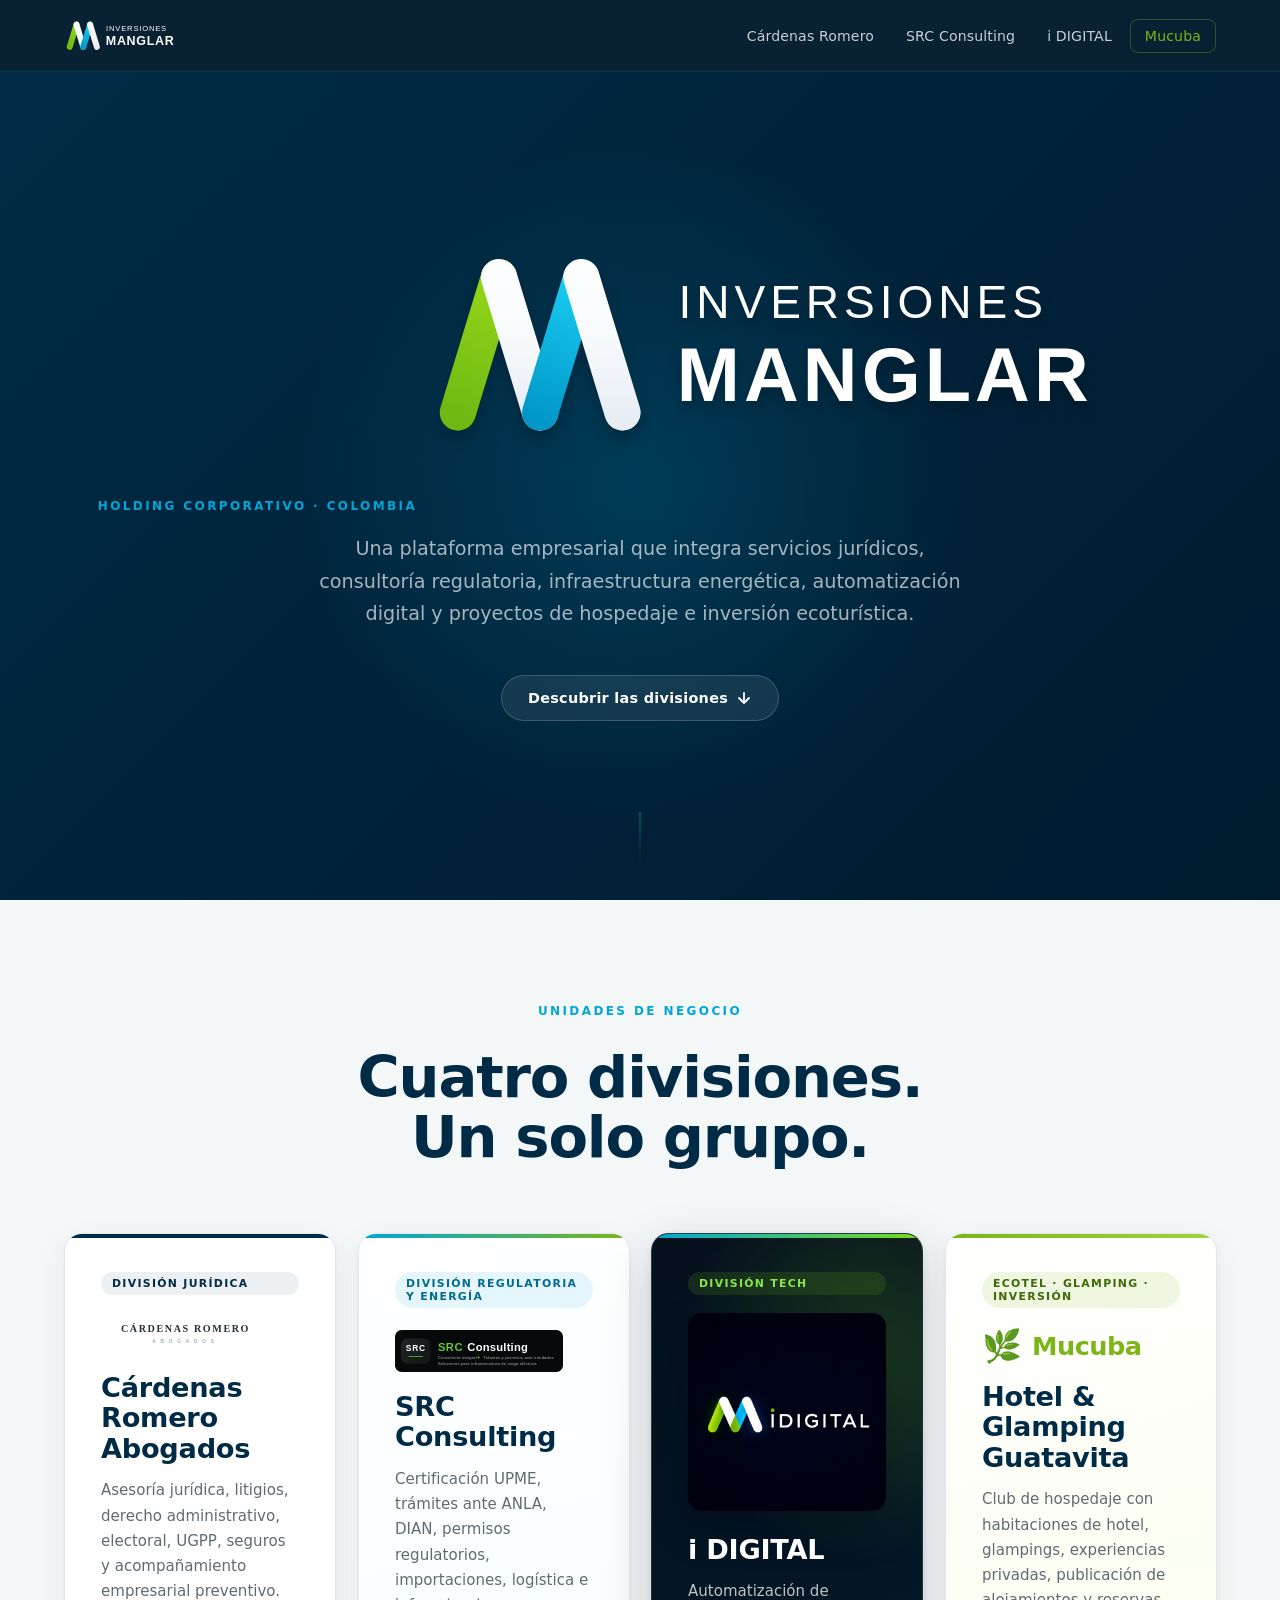
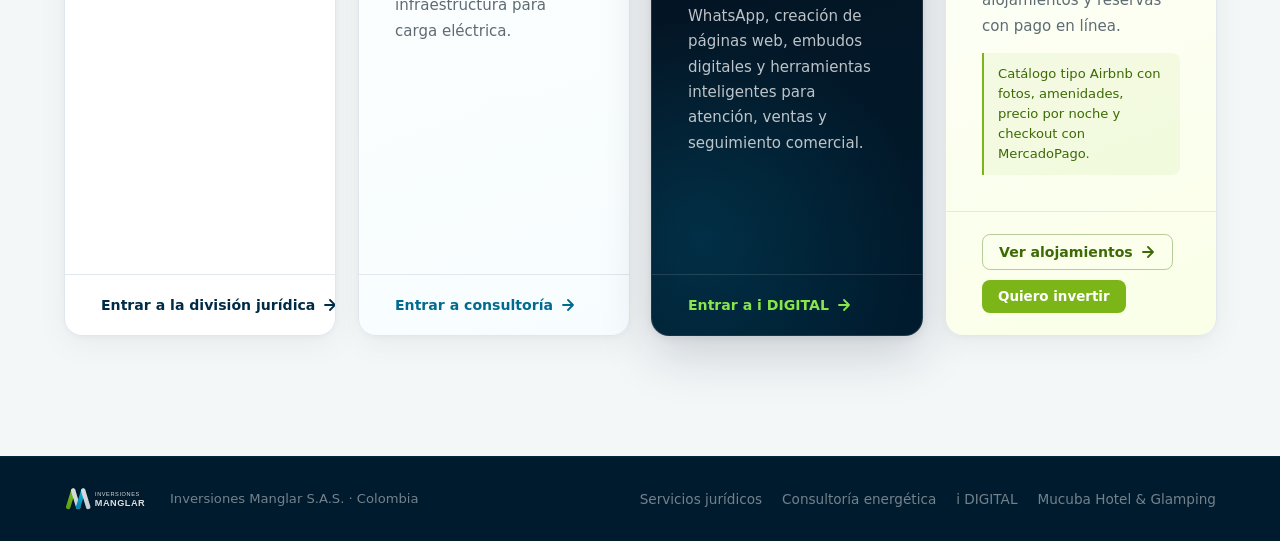
<file: index.html>
<!doctype html>
<html lang="es">
  <head>
    <meta charset="utf-8">
    <meta name="viewport" content="width=device-width, initial-scale=1">
    <title>Inversiones Manglar | Holding Corporativo</title>
    <meta name="description" content="Plataforma empresarial que integra servicios jurídicos, consultoría regulatoria, infraestructura energética y proyectos de hospedaje e inversión ecoturística en Colombia.">
    <meta property="og:type" content="website">
    <meta property="og:title" content="Inversiones Manglar | Holding Corporativo">
    <meta property="og:description" content="Plataforma empresarial que integra servicios jurídicos, consultoría regulatoria, infraestructura energética y proyectos de hospedaje e inversión ecoturística.">
    <meta property="og:image" content="assets/manglar-logo.svg">
    <meta name="twitter:card" content="summary_large_image">
    <meta name="twitter:title" content="Inversiones Manglar | Holding Corporativo">
    <meta name="twitter:description" content="Plataforma empresarial que integra servicios jurídicos, consultoría regulatoria, infraestructura energética y proyectos de hospedaje e inversión ecoturística.">
    <link rel="preload" href="styles.css" as="style">
    <link rel="stylesheet" href="styles.css">
  </head>
  <body class="manglar-homepage" data-hide-whatsapp-widget="true">

    <!-- ── HEADER ── -->
    <header class="mg-header" id="mgHeader">
      <a class="mg-logo-link" href="index.html" aria-label="Inversiones Manglar — inicio">
        <img class="mg-logo" src="assets/manglar-logo.svg" alt="Inversiones Manglar">
      </a>
      <nav class="mg-nav" aria-label="Unidades de negocio">
        <a href="juridica.html">Cárdenas Romero</a>
        <a href="energia.html">SRC Consulting</a>
        <a href="https://app.imanglar.com">i DIGITAL</a>
        <a href="club.html" class="mg-nav-nature">Mucuba</a>
      </nav>
    </header>

    <main>

      <!-- ── HERO ── -->
      <section class="mg-hero" aria-labelledby="mg-hero-title">
        <div class="mg-hero-bg" aria-hidden="true">
          <div class="mg-hero-glow mg-hero-glow--1"></div>
          <div class="mg-hero-glow mg-hero-glow--2"></div>
          <div class="mg-hero-grid"></div>
        </div>
        <div class="mg-hero-content">
          <p class="mg-eyebrow">Holding corporativo · Colombia</p>
          <h1 class="mg-sr-only" id="mg-hero-title">Inversiones Manglar</h1>
          <div class="mg-hero-logo-wrap">
            <img class="mg-hero-logo" src="assets/manglar-logo.svg" alt="Inversiones Manglar" aria-hidden="true">
          </div>
          <p class="mg-lead">Una plataforma empresarial que integra servicios jurídicos, consultoría regulatoria, infraestructura energética, automatización digital y proyectos de hospedaje e inversión ecoturística.</p>
          <a class="mg-hero-cta" href="#divisiones">
            Descubrir las divisiones
            <svg width="16" height="16" viewBox="0 0 16 16" fill="none" aria-hidden="true">
              <path d="M8 3v10M3 8l5 5 5-5" stroke="currentColor" stroke-width="1.8" stroke-linecap="round" stroke-linejoin="round"/>
            </svg>
          </a>
        </div>
        <div class="mg-hero-scroll" aria-hidden="true">
          <div class="mg-scroll-line"></div>
        </div>
      </section>

      <!-- ── DIVISIONES ── -->
      <section class="mg-divisions" id="divisiones" aria-labelledby="mg-divisions-title">
        <div class="mg-divisions-header">
          <p class="mg-eyebrow mg-eyebrow--light">Unidades de negocio</p>
          <h2 class="mg-divisions-title" id="mg-divisions-title">Cuatro divisiones.<br>Un solo grupo.</h2>
        </div>

        <div class="mg-cards-grid">

          <!-- ── Tarjeta 1: Legal ── -->
          <article
            class="mg-card mg-card--legal"
            data-route="juridica.html"
            data-color="#002B46"
            tabindex="0"
            role="link"
            aria-label="Ir a Cárdenas Romero Abogados">
            <div class="mg-card-accent"></div>
            <div class="mg-card-body">
              <span class="mg-card-tag">División jurídica</span>
              <img class="mg-card-logo" src="assets/cardenas-romero-logo.svg" alt="Cárdenas Romero Abogados">
              <h3 class="mg-card-title">Cárdenas Romero<br>Abogados</h3>
              <p class="mg-card-desc">Asesoría jurídica, litigios, derecho administrativo, electoral, UGPP, seguros y acompañamiento empresarial preventivo.</p>
            </div>
            <div class="mg-card-footer">
              <span class="mg-card-btn">
                Entrar a la división jurídica
                <svg class="mg-card-arrow" width="16" height="16" viewBox="0 0 16 16" fill="none" aria-hidden="true">
                  <path d="M3 8h10M8 3l5 5-5 5" stroke="currentColor" stroke-width="1.8" stroke-linecap="round" stroke-linejoin="round"/>
                </svg>
              </span>
            </div>
          </article>

          <!-- ── Tarjeta 2: Energy ── -->
          <article
            class="mg-card mg-card--energy"
            data-route="energia.html"
            data-color="#00A6D6"
            tabindex="0"
            role="link"
            aria-label="Ir a SRC Consulting">
            <div class="mg-card-accent"></div>
            <div class="mg-card-body">
              <span class="mg-card-tag">División regulatoria y energía</span>
              <img class="mg-card-logo mg-card-logo--wide" src="assets/src-consulting-energy-logo.svg" alt="SRC Consulting">
              <h3 class="mg-card-title">SRC Consulting</h3>
              <p class="mg-card-desc">Certificación UPME, trámites ante ANLA, DIAN, permisos regulatorios, importaciones, logística e infraestructura para carga eléctrica.</p>
            </div>
            <div class="mg-card-footer">
              <span class="mg-card-btn">
                Entrar a consultoría
                <svg class="mg-card-arrow" width="16" height="16" viewBox="0 0 16 16" fill="none" aria-hidden="true">
                  <path d="M3 8h10M8 3l5 5-5 5" stroke="currentColor" stroke-width="1.8" stroke-linecap="round" stroke-linejoin="round"/>
                </svg>
              </span>
            </div>
          </article>

          <!-- ── Tarjeta 3: i DIGITAL ── -->
          <article
            class="mg-card mg-card--digital"
            data-route="https://app.imanglar.com"
            data-color="#001B2E"
            tabindex="0"
            role="link"
            aria-label="Ir a i DIGITAL">
            <div class="mg-card-accent"></div>
            <div class="mg-card-body">
              <span class="mg-card-tag">División tech</span>
              <img class="mg-card-logo mg-card-logo--digital" src="assets/idigital-logo.png" alt="i DIGITAL">
              <h3 class="mg-card-title">i DIGITAL</h3>
              <p class="mg-card-desc">Automatización de WhatsApp, creación de páginas web, embudos digitales y herramientas inteligentes para atención, ventas y seguimiento comercial.</p>
            </div>
            <div class="mg-card-footer">
              <span class="mg-card-btn">
                Entrar a i DIGITAL
                <svg class="mg-card-arrow" width="16" height="16" viewBox="0 0 16 16" fill="none" aria-hidden="true">
                  <path d="M3 8h10M8 3l5 5-5 5" stroke="currentColor" stroke-width="1.8" stroke-linecap="round" stroke-linejoin="round"/>
                </svg>
              </span>
            </div>
          </article>

          <!-- ── Tarjeta 4: Mucuba ── -->
          <article
            class="mg-card mg-card--nature"
            id="mucuba"
            data-route="club.html"
            data-color="#4A7A0A"
            tabindex="0"
            role="link"
            aria-label="Ir a Mucuba Hotel & Glamping">
            <div class="mg-card-accent"></div>
            <div class="mg-card-body">
              <span class="mg-card-tag">Ecotel · Glamping · Inversión</span>
              <div class="mg-mucuba-brand">
                <span class="mg-mucuba-icon" aria-hidden="true">🌿</span>
                <span class="mg-mucuba-name">Mucuba</span>
              </div>
              <h3 class="mg-card-title">Hotel & Glamping<br>Guatavita</h3>
              <p class="mg-card-desc">Club de hospedaje con habitaciones de hotel, glampings, experiencias privadas, publicación de alojamientos y reservas con pago en línea.</p>
              <p class="mg-card-note">Catálogo tipo Airbnb con fotos, amenidades, precio por noche y checkout con MercadoPago.</p>
            </div>
            <div class="mg-card-footer mg-card-footer--dual">
              <span class="mg-card-btn mg-card-btn--outline">
                Ver alojamientos
                <svg class="mg-card-arrow" width="16" height="16" viewBox="0 0 16 16" fill="none" aria-hidden="true">
                  <path d="M3 8h10M8 3l5 5-5 5" stroke="currentColor" stroke-width="1.8" stroke-linecap="round" stroke-linejoin="round"/>
                </svg>
              </span>
              <span class="mg-card-btn mg-card-btn--invest" data-mucuba-invest>
                Quiero invertir
              </span>
            </div>
          </article>

        </div>
      </section>

    </main>

    <!-- ── FOOTER ── -->
    <footer class="mg-footer">
      <div class="mg-footer-brand">
        <img class="mg-footer-logo" src="assets/manglar-logo.svg" alt="Inversiones Manglar">
        <span>Inversiones Manglar S.A.S. · Colombia</span>
      </div>
      <nav class="mg-footer-links" aria-label="Divisiones">
        <a href="juridica.html">Servicios jurídicos</a>
        <a href="energia.html">Consultoría energética</a>
        <a href="https://app.imanglar.com">i DIGITAL</a>
        <a href="club.html">Mucuba Hotel & Glamping</a>
      </nav>
    </footer>

    <!-- ── MODAL MUCUBA ── -->
    <div class="mg-modal" id="mgMucubaModal" hidden role="dialog" aria-modal="true" aria-labelledby="mgMucubaTitle">
      <div class="mg-modal-card">
        <button class="mg-modal-close" id="mgMucubaClose" aria-label="Cerrar">
          <svg width="18" height="18" viewBox="0 0 18 18" fill="none" aria-hidden="true">
            <path d="M2 2l14 14M16 2L2 16" stroke="currentColor" stroke-width="2" stroke-linecap="round"/>
          </svg>
        </button>
        <p class="mg-eyebrow mg-eyebrow--light" style="margin-bottom:12px;">Mucuba Hotel & Glamping</p>
        <h2 class="mg-modal-title" id="mgMucubaTitle">Proyecto en desarrollo</h2>
        <p class="mg-modal-text">Mucuba es un proyecto de hospedaje familiar, ecoturismo y glamping ubicado en Guatavita, Cundinamarca. Actualmente se encuentra en etapa de estructuración con visión hacia la habilitación de membresías, reservas y participación privada en el proyecto.</p>
        <p class="mg-modal-text">Si tienes interés en conocer más sobre el proyecto o participar en su desarrollo, déjanos tu información de contacto y te escribiremos en cuanto esté disponible.</p>
        <div class="mg-modal-actions">
          <a class="mg-modal-btn mg-modal-btn--primary" data-whatsapp href="#">Escribir por WhatsApp</a>
          <button class="mg-modal-btn mg-modal-btn--ghost" id="mgMucubaClose2">Cerrar</button>
        </div>
      </div>
    </div>

    <!-- ── OVERLAY TRANSICIÓN ── -->
    <div class="mg-overlay" id="mgOverlay" aria-hidden="true"></div>

    <script src="script.js"></script>
    <script
      src="https://automatizacion-meta.onrender.com/chat-widget.js"
      data-company-id="inversiones-manglar"
      data-api-base="https://app.imanglar.com"
      defer
    ></script>
  </body>
</html>
</file>
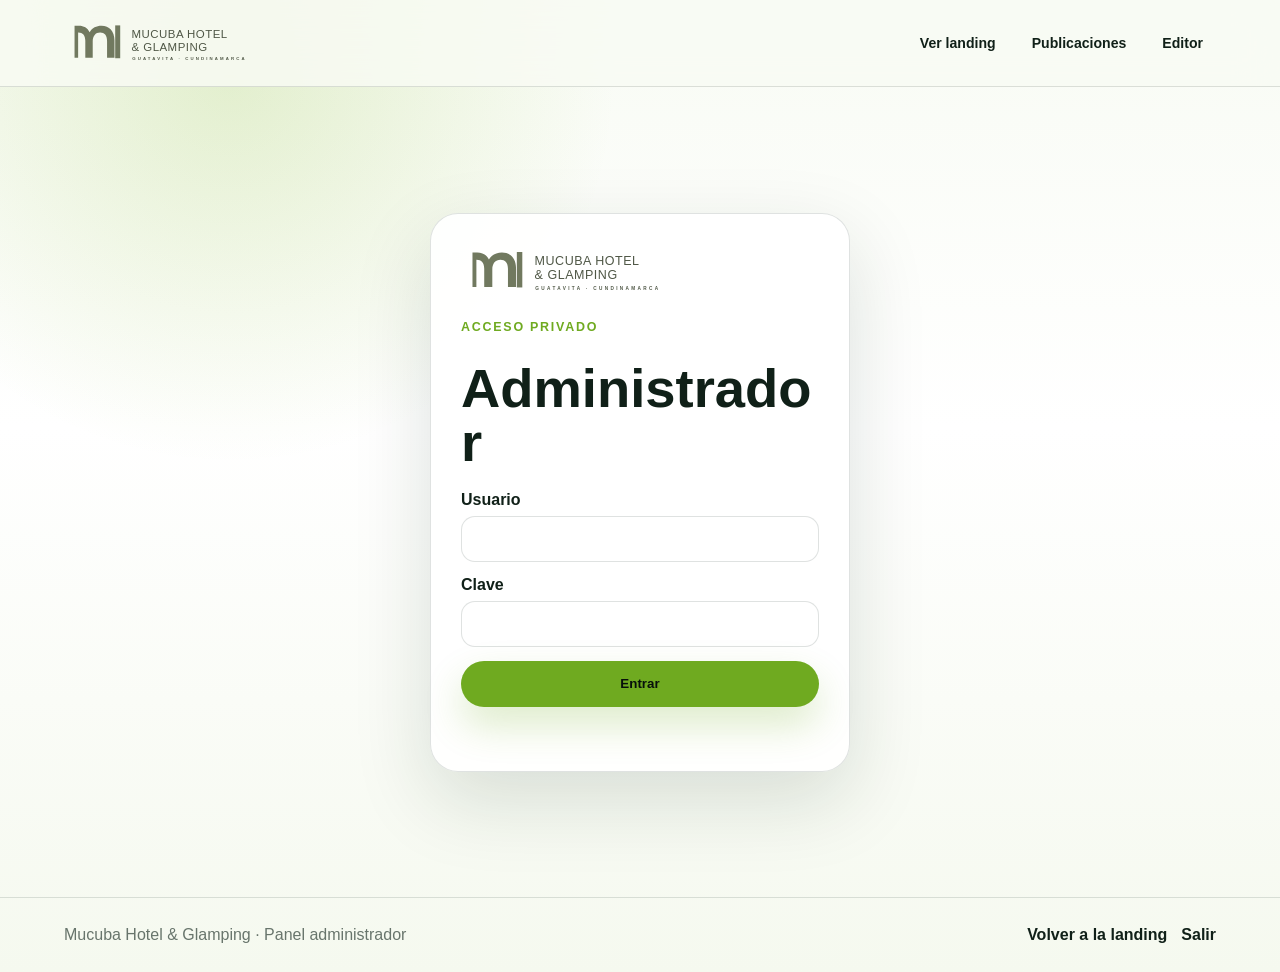
<file: club-admin.html>
<!doctype html>
<html lang="es">
  <head>
    <meta charset="utf-8">
    <meta name="viewport" content="width=device-width, initial-scale=1">
    <title>Administración Mucuba Hotel & Glamping</title>
    <meta name="robots" content="noindex">
    <link rel="stylesheet" href="styles.css">
  </head>
  <body class="mucuba-club-page mucuba-admin-page" data-hide-whatsapp-widget="true">
    <header class="club-header">
      <a class="club-brand" href="club.html" aria-label="Mucuba Hotel & Glamping">
        <img src="assets/mucuba-logo.svg" alt="Mucuba Hotel & Glamping">
      </a>
      <nav class="club-nav" aria-label="Administración Mucuba Hotel & Glamping" data-admin-nav hidden>
        <a href="club.html">Ver landing</a>
        <a href="#publicaciones">Publicaciones</a>
        <a href="#editor">Editor</a>
      </nav>
    </header>

    <section class="admin-login" data-admin-login>
      <form class="admin-login-card" data-login-form>
        <img src="assets/mucuba-logo.svg" alt="Mucuba Hotel & Glamping">
        <p class="club-eyebrow">Acceso privado</p>
        <h1>Administrador</h1>
        <label>Usuario
          <input name="username" type="text" autocomplete="username" required>
        </label>
        <label>Clave
          <input name="password" type="password" autocomplete="current-password" required>
        </label>
        <button class="club-button club-button-primary" type="submit">Entrar</button>
        <p class="admin-login-error" data-login-error></p>
      </form>
    </section>

    <main data-admin-content hidden>
      <section class="club-section admin-hero">
        <div class="club-section-head">
          <p class="club-eyebrow">Administrador</p>
          <h1>Gestión de alojamientos Mucuba Hotel & Glamping</h1>
          <p>Crea, modifica, oculta y bloquea fechas para habitaciones y glampings. Las publicaciones activas serán las únicas visibles en la landing pública.</p>
        </div>
      </section>

      <section class="club-section admin-video-panel">
        <div class="club-section-head compact">
          <p class="club-eyebrow">Video landing</p>
          <h2>Video principal del hotel</h2>
          <p>Sube un video horizontal para el primer pantallazo. Se reproducirá en silencio, en bucle y con el texto encima.</p>
        </div>
        <div class="admin-video-tools">
          <input type="file" accept="video/mp4,video/webm,video/quicktime" data-hero-video-input>
          <button class="club-button club-button-primary" type="button" data-save-hero-video>Guardar video</button>
          <button class="club-button club-button-secondary" type="button" data-remove-hero-video>Quitar video</button>
          <small data-video-status>Sin video cargado desde el administrador.</small>
        </div>
      </section>

      <section class="club-section admin-layout">
        <div id="publicaciones">
          <div class="club-section-head compact">
            <p class="club-eyebrow">Publicaciones</p>
            <h2>Alojamientos cargados</h2>
          </div>
          <div class="admin-list" data-admin-list></div>
        </div>

        <div id="editor">
          <div class="club-section-head compact">
            <p class="club-eyebrow">Editor</p>
            <h2 data-editor-title>Nueva publicación</h2>
          </div>
          <form class="club-form admin-form" data-admin-form>
            <input type="hidden" name="id">
            <div class="club-field full-field">
              <label for="adminStatus">Estado</label>
              <select id="adminStatus" name="status">
                <option value="active">Activo en landing</option>
                <option value="hidden">Oculto</option>
              </select>
            </div>
            <div class="club-field">
              <label for="adminName">Nombre del alojamiento</label>
              <input id="adminName" name="name" type="text" placeholder="Ej: Glamping Bosque Andino" required>
            </div>
            <div class="club-field">
              <label for="adminType">Tipo</label>
              <select id="adminType" name="type" required>
                <option value="habitacion">Habitación de hotel</option>
                <option value="glamping">Glamping</option>
              </select>
            </div>
            <div class="club-field">
              <label for="adminPrice">Precio por noche</label>
              <input id="adminPrice" name="price" type="text" inputmode="numeric" placeholder="Ej: 320.000" required>
            </div>
            <div class="club-field">
              <label for="adminGuests">Huéspedes</label>
              <input id="adminGuests" name="guests" type="number" min="1" value="2" required>
            </div>
            <div class="club-field">
              <label for="adminBeds">Camas</label>
              <input id="adminBeds" name="beds" type="number" min="1" value="1" required>
            </div>
            <div class="club-field">
              <label for="adminBaths">Baños</label>
              <input id="adminBaths" name="baths" type="number" min="1" value="1" required>
            </div>
            <div class="club-field full-field">
              <label for="adminSummary">Descripción</label>
              <textarea id="adminSummary" name="summary" rows="4" placeholder="Describe el ambiente, vista, privacidad, acceso y experiencia del alojamiento." required></textarea>
            </div>
            <div class="club-field full-field">
              <label for="adminAmenities">Amenidades</label>
              <input id="adminAmenities" name="amenities" type="text" placeholder="Chimenea, jacuzzi, desayuno, wifi, parqueadero">
            </div>
            <div class="club-field full-field">
              <label for="adminBlocked">Días bloqueados</label>
              <textarea id="adminBlocked" name="blockedDates" rows="3" placeholder="2026-07-12, 2026-07-13, 2026-08-02"></textarea>
              <small>Escribe fechas exactas separadas por coma. Esos días no aparecerán disponibles en la búsqueda pública.</small>
            </div>
            <div class="admin-blocker full-field">
              <label>Bloquear rango rápido</label>
              <div>
                <input type="date" data-block-start>
                <input type="date" data-block-end>
                <button class="club-button club-button-secondary" type="button" data-add-block-range>Agregar rango</button>
              </div>
            </div>
            <div class="club-field full-field">
              <label for="adminPhotos">Fotos</label>
              <div class="club-upload">
                <input id="adminPhotos" name="photos" type="file" accept="image/*" multiple>
                <span>Si subes nuevas fotos, reemplazarán las fotos actuales. La primera será la portada.</span>
              </div>
            </div>
            <div class="club-form-actions full-field">
              <button class="club-button club-button-primary" type="submit">Guardar publicación</button>
              <button class="club-button club-button-secondary" type="button" data-new-listing>Nueva publicación</button>
              <button class="club-button club-button-secondary" type="button" data-reset-club>Restaurar demo</button>
            </div>
          </form>
        </div>
      </section>
    </main>

    <footer class="club-footer" data-admin-footer hidden>
      <span>Mucuba Hotel & Glamping · Panel administrador</span>
      <div>
        <a href="club.html">Volver a la landing</a>
        <a href="#" data-logout>Salir</a>
      </div>
    </footer>

    <script src="club-admin.js"></script>
  </body>
</html>
</file>
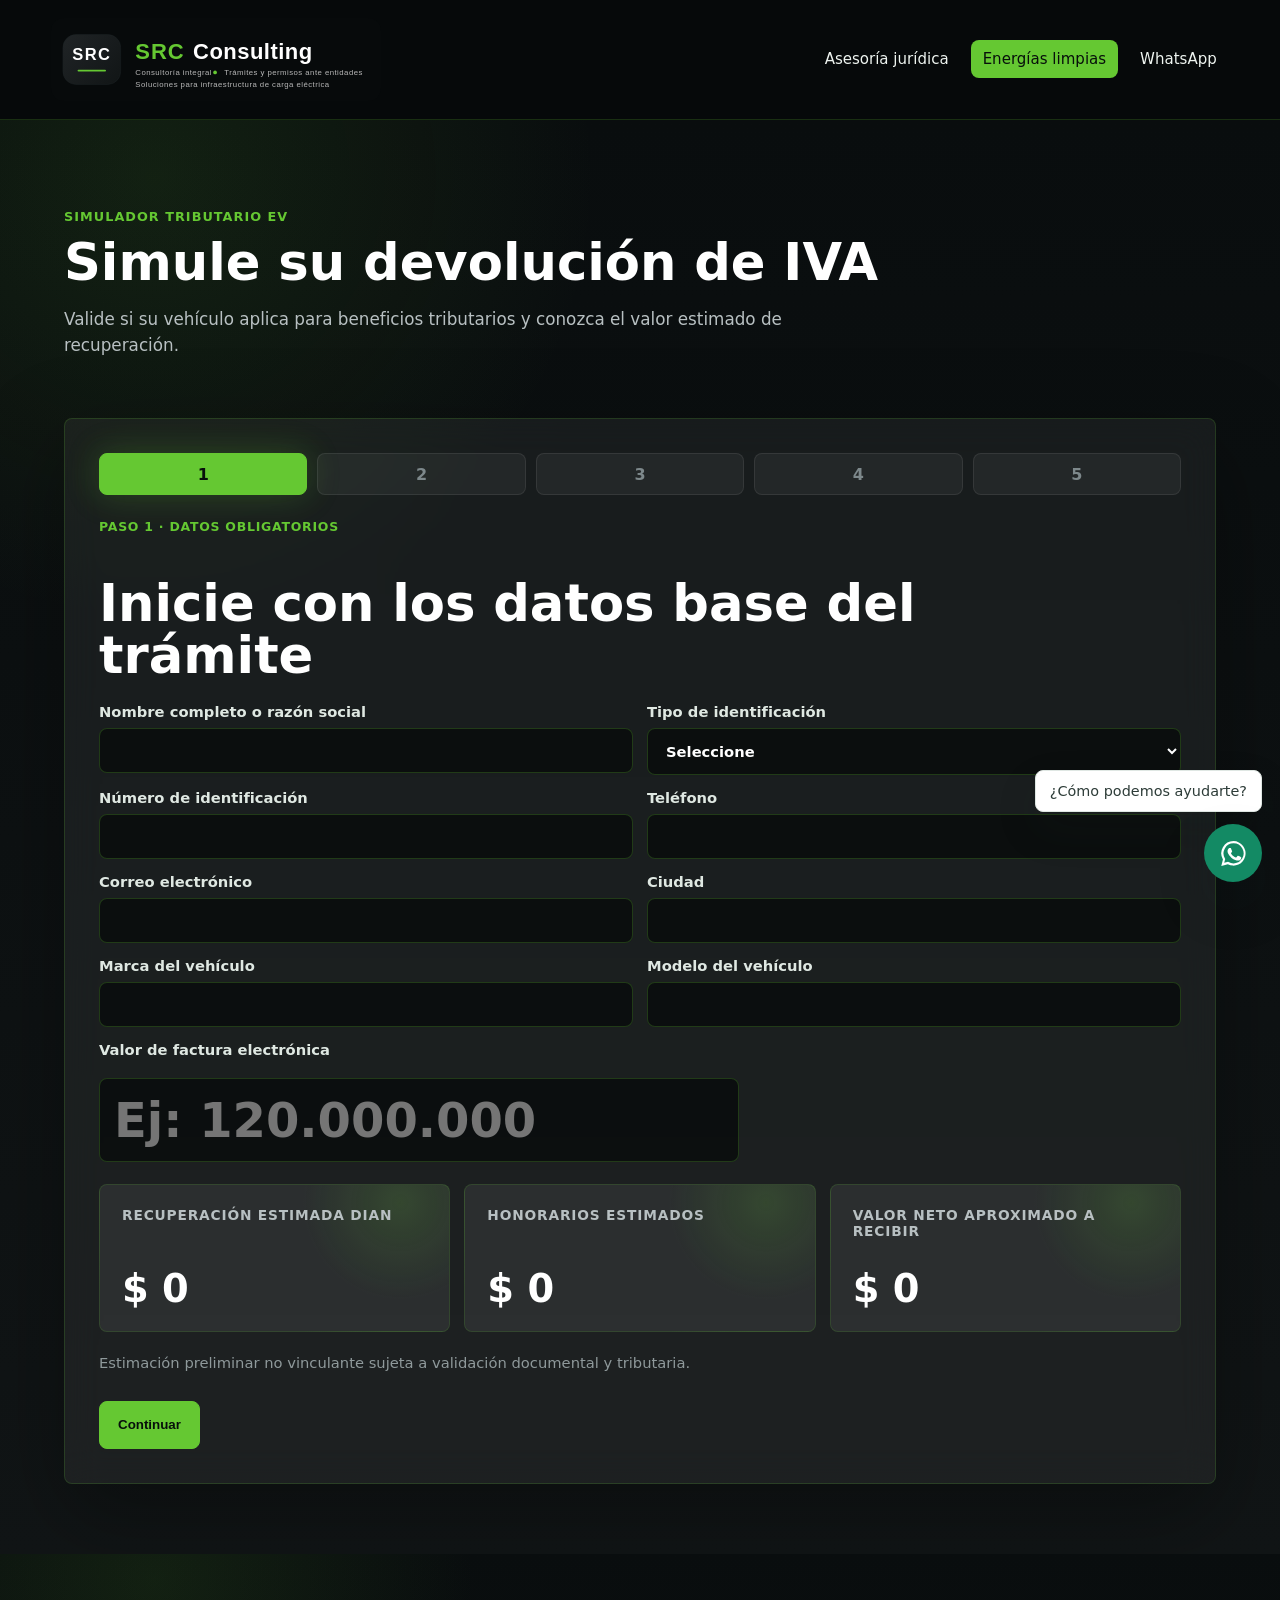
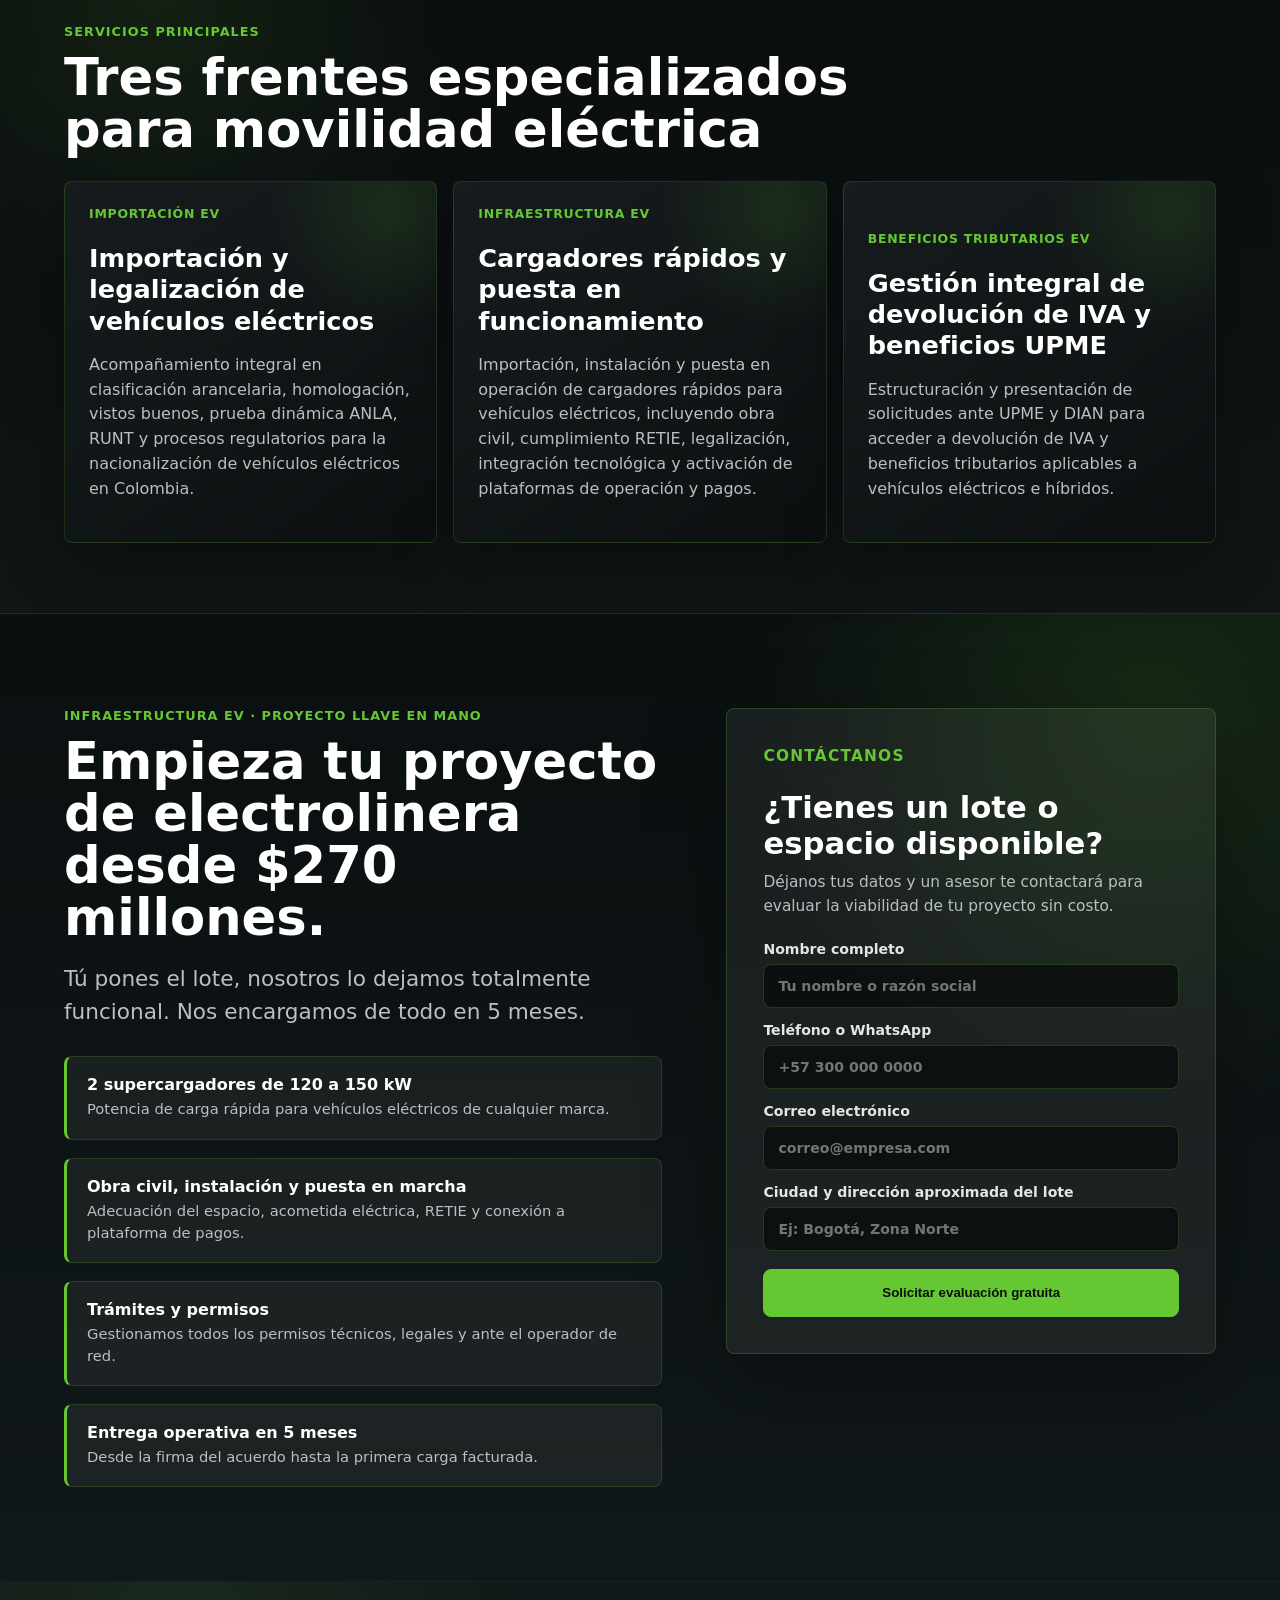
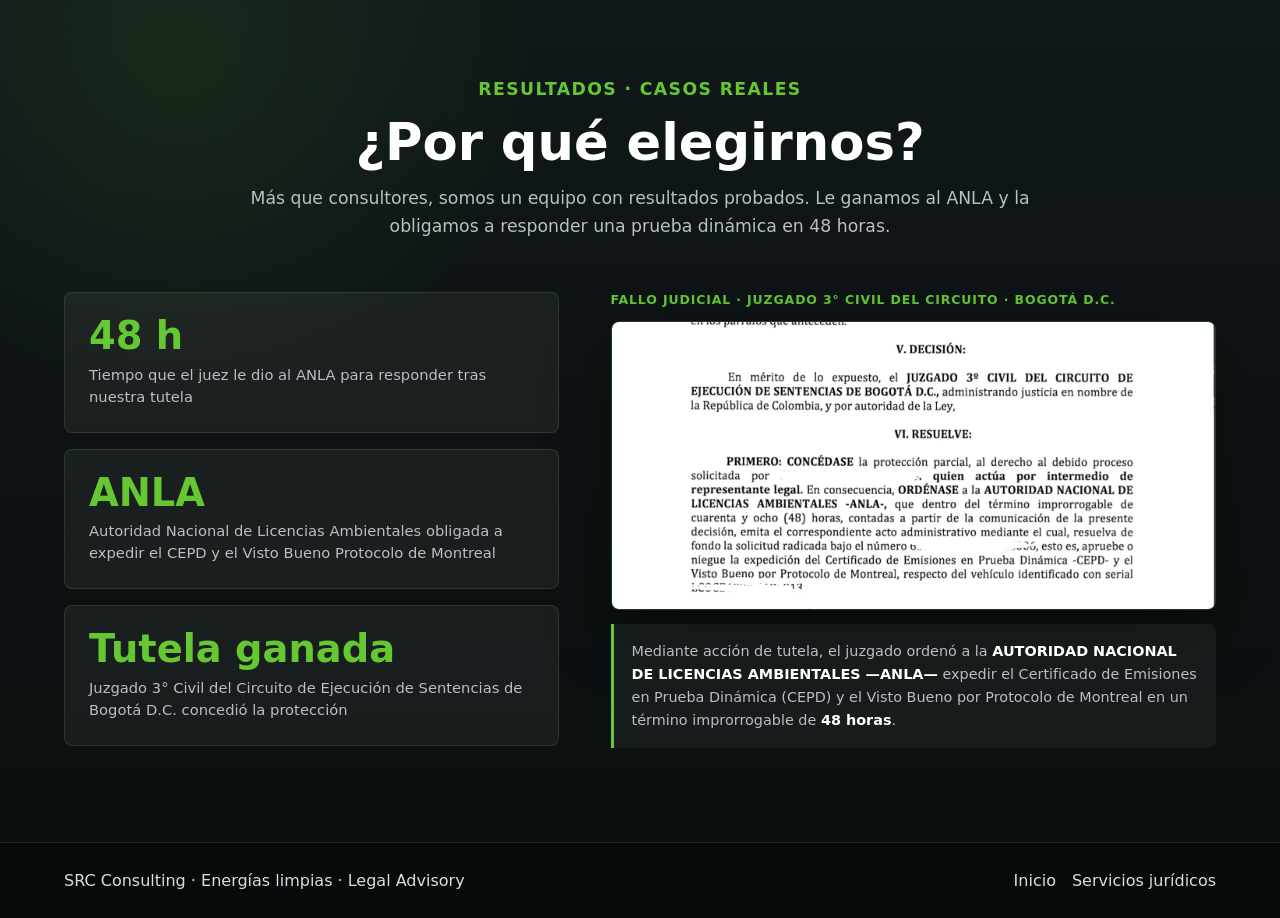
<file: energia.html>
<!doctype html>
<html lang="es">
  <head>
    <meta charset="utf-8">
    <meta name="viewport" content="width=device-width, initial-scale=1">
    <title>Trámites e infraestructura de carga eléctrica | SRC Consulting</title>
    <meta name="description" content="Consultoría integral para importación y legalización de vehículos eléctricos, infraestructura de cargadores rápidos, beneficios UPME y devolución de IVA.">
    <meta property="og:type" content="website">
    <meta property="og:title" content="Trámites e infraestructura de carga eléctrica | SRC Consulting">
    <meta property="og:description" content="Consultoría integral para importación y legalización de vehículos eléctricos, infraestructura de cargadores rápidos, beneficios UPME y devolución de IVA.">
    <meta property="og:image" content="assets/src-consulting-energy-logo.svg">
    <meta name="twitter:card" content="summary">
    <meta name="twitter:title" content="Trámites e infraestructura de carga eléctrica | SRC Consulting">
    <meta name="twitter:description" content="Consultoría integral para importación y legalización de vehículos eléctricos, infraestructura de cargadores rápidos, beneficios UPME y devolución de IVA.">
    <link rel="stylesheet" href="styles.css">
  </head>
  <body class="energy-brand-page" data-whatsapp-number="573224591377" data-whatsapp-label="SRC Consulting" data-whatsapp-message="Hola, busco asesoría de SRC Consulting sobre movilidad eléctrica, UPME, DIAN o devolución de IVA.">
    <header class="site-header">
      <a class="brand" href="index.html" aria-label="SRC Consulting inicio">
        <img class="energy-header-logo" src="assets/src-consulting-energy-logo.svg" alt="SRC Consulting">
      </a>
      <nav class="nav-links" aria-label="Navegación principal">
        <a href="juridica.html">Asesoría jurídica</a>
        <a class="active" href="energia.html">Energías limpias</a>
        <a data-whatsapp href="#">WhatsApp</a>
      </nav>
    </header>

    <main>
      <section class="workflow ev-simulator ev-simulator--first" aria-labelledby="energy-flow" data-ev-wizard>
        <div class="section-heading compact">
          <p class="eyebrow">Simulador tributario EV</p>
          <h2 id="energy-flow">Simule su devolución de IVA</h2>
          <p class="section-copy">Valide si su vehículo aplica para beneficios tributarios y conozca el valor estimado de recuperación.</p>
        </div>
        <div class="wizard-shell">
          <div class="wizard-progress" aria-label="Progreso del simulador">
            <span class="active" data-progress-step="1">1</span>
            <span data-progress-step="2">2</span>
            <span data-progress-step="3">3</span>
            <span data-progress-step="4">4</span>
            <span data-progress-step="5">5</span>
          </div>

          <form class="ev-wizard-form" data-ev-form>
            <section class="wizard-step active" data-step="1">
              <p class="tag">Paso 1 · Datos obligatorios</p>
              <h3>Inicie con los datos base del trámite</h3>
              <div class="ev-final-grid intake-grid">
                <label>Nombre completo o razón social<input type="text" name="nombreCompleto" data-client-name required></label>
                <label>Tipo de identificación
                  <select name="tipoIdentificacion" data-client-id-type required>
                    <option value="">Seleccione</option>
                    <option value="C.C.">C.C.</option>
                    <option value="NIT">NIT</option>
                    <option value="C.E.">C.E.</option>
                    <option value="Pasaporte">Pasaporte</option>
                  </select>
                </label>
                <label>Número de identificación<input type="text" inputmode="numeric" pattern="[0-9]*" name="numeroIdentificacion" data-numeric-only data-client-id-number required></label>
                <label>Teléfono<input type="tel" inputmode="numeric" pattern="[0-9]*" name="telefono" data-numeric-only required></label>
                <label>Correo electrónico<input type="email" name="correo" data-client-email required></label>
                <label>Ciudad<input type="text" name="ciudad" required></label>
                <label>Marca del vehículo<input type="text" name="marcaVehiculo" required></label>
                <label>Modelo del vehículo<input type="text" name="modeloVehiculo" required></label>
                <label class="full-field ev-value-field">
                  <span>Valor de factura electrónica</span>
                  <input type="text" inputmode="numeric" name="valorFactura" data-vehicle-value placeholder="Ej: 120.000.000" autocomplete="off" required>
                </label>
              </div>
              <div class="ev-results">
                <article>
                  <span>Recuperación estimada DIAN</span>
                  <strong data-refund-result>$0</strong>
                </article>
                <article>
                  <span>Honorarios estimados</span>
                  <strong data-fee-result>$0</strong>
                </article>
                <article>
                  <span>Valor neto aproximado a recibir</span>
                  <strong data-net-result>$0</strong>
                </article>
              </div>
              <p class="ev-disclaimer">Estimación preliminar no vinculante sujeta a validación documental y tributaria.</p>
              <div class="wizard-actions">
                <button class="button primary" type="button" data-next-step>Continuar</button>
              </div>
            </section>

            <section class="wizard-step" data-step="2" hidden>
              <button class="wizard-back" type="button" data-prev-step aria-label="Volver al paso anterior">← Paso anterior</button>
              <p class="tag">Paso 2 · Certificado UPME</p>
              <h3>¿Ya cuenta con Certificado UPME?</h3>
              <div class="choice-grid" role="group" aria-label="Certificado UPME">
                <button class="choice-button" type="button" data-upme-choice="Sí">Sí</button>
                <button class="choice-button" type="button" data-upme-choice="No">No</button>
              </div>
              <input type="hidden" name="certificadoUpme" data-upme-input>
              <div class="upme-panel" data-upme-panel hidden>
                <div>
                  <h4>Documentos necesarios para solicitar el Certificado UPME</h4>
                  <div class="document-accordion">
                    <details class="upload-accordion" open>
                      <summary><span>Factura electrónica del vehículo</span><strong data-upload-status>Pendiente</strong></summary>
                      <p>Documento soporte de adquisición que acredita valor, comprador, vendedor y características generales del vehículo.</p>
                      <label class="drop-zone" data-drop-zone>Arrastre el archivo aquí o seleccione desde su equipo<input type="file" name="upmeFacturaElectronica" data-doc-upload data-doc-label="UPME - Factura electrónica del vehículo"></label>
                    </details>
                    <details class="upload-accordion">
                      <summary><span>Cédula del comprador</span><strong data-upload-status>Pendiente</strong></summary>
                      <p>Documento de identificación del solicitante o representante que adelanta el trámite.</p>
                      <label class="drop-zone" data-drop-zone>Arrastre el archivo aquí o seleccione desde su equipo<input type="file" name="upmeCedulaComprador" data-doc-upload data-doc-label="UPME - Cédula del comprador"></label>
                    </details>
                    <details class="upload-accordion">
                      <summary><span>RUT actualizado</span><strong data-upload-status>Pendiente</strong></summary>
                      <p>Registro Único Tributario actualizado con la información del solicitante.</p>
                      <label class="drop-zone" data-drop-zone>Arrastre el archivo aquí o seleccione desde su equipo<input type="file" name="upmeRutActualizado" data-doc-upload data-doc-label="UPME - RUT actualizado"></label>
                    </details>
                    <details class="upload-accordion">
                      <summary><span>Datos del vehículo</span><strong data-upload-status>Pendiente</strong></summary>
                      <p>Ficha o documento con marca, línea, modelo, versión, características técnicas y condición eléctrica o híbrida.</p>
                      <label class="drop-zone" data-drop-zone>Arrastre el archivo aquí o seleccione desde su equipo<input type="file" name="upmeDatosVehiculo" data-doc-upload data-doc-label="UPME - Datos del vehículo"></label>
                    </details>
                    <details class="upload-accordion">
                      <summary><span>VIN o número de chasis</span><strong data-upload-status>Pendiente</strong></summary>
                      <p>Soporte donde se identifique el VIN o chasis del vehículo objeto de la solicitud.</p>
                      <label class="drop-zone" data-drop-zone>Arrastre el archivo aquí o seleccione desde su equipo<input type="file" name="upmeVinChasis" data-doc-upload data-doc-label="UPME - VIN o número de chasis"></label>
                    </details>
                    <details class="upload-accordion">
                      <summary><span>Correo registrado en el RUT</span><strong data-upload-status>Pendiente</strong></summary>
                      <p>Correo electrónico que coincide con la información tributaria del solicitante.</p>
                      <label class="drop-zone" data-drop-zone>Arrastre el archivo aquí o seleccione desde su equipo<input type="file" name="upmeCorreoRut" data-doc-upload data-doc-label="UPME - Correo registrado en el RUT"></label>
                    </details>
                  </div>
                </div>
                <div class="we-handle">
                  <h4>Nosotros realizamos</h4>
                  <ul class="premium-checklist">
                    <li>Registro en plataforma UPME</li>
                    <li>Radicación de solicitud</li>
                    <li>Seguimiento del trámite</li>
                    <li>Atención de requerimientos</li>
                    <li>Obtención del certificado</li>
                  </ul>
                  <button class="button primary" type="button" data-next-step>Continuar</button>
                </div>
              </div>
            </section>

            <section class="wizard-step" data-step="3" hidden>
              <button class="wizard-back" type="button" data-prev-step aria-label="Volver al paso anterior">← Paso anterior</button>
              <p class="tag">Paso 3 · Solicitud DIAN</p>
              <h3>Documentos requeridos para la solicitud DIAN</h3>
              <div class="document-accordion document-grid">
                <details class="upload-accordion" open>
                  <summary><span>Certificado UPME</span><strong data-upload-status>Pendiente</strong></summary>
                  <p>Certificado que soporta la procedencia del beneficio tributario aplicable.</p>
                  <label class="drop-zone" data-drop-zone>Arrastre el archivo aquí o seleccione desde su equipo<input type="file" name="dianCertificadoUpme" data-doc-upload data-doc-label="DIAN - Certificado UPME"></label>
                </details>
                <details class="upload-accordion">
                  <summary><span>Factura electrónica</span><strong data-upload-status>Pendiente</strong></summary>
                  <p>Factura electrónica de compra del vehículo sobre la cual se estructura la solicitud.</p>
                  <label class="drop-zone" data-drop-zone>Arrastre el archivo aquí o seleccione desde su equipo<input type="file" name="dianFacturaElectronica" data-doc-upload data-doc-label="DIAN - Factura electrónica"></label>
                </details>
                <details class="upload-accordion">
                  <summary><span>Cédula</span><strong data-upload-status>Pendiente</strong></summary>
                  <p>Documento de identificación del solicitante o representante autorizado.</p>
                  <label class="drop-zone" data-drop-zone>Arrastre el archivo aquí o seleccione desde su equipo<input type="file" name="dianCedula" data-doc-upload data-doc-label="DIAN - Cédula"></label>
                </details>
                <details class="upload-accordion">
                  <summary><span>RUT actualizado</span><strong data-upload-status>Pendiente</strong></summary>
                  <p>Registro tributario actualizado para validar datos fiscales y correo registrado.</p>
                  <label class="drop-zone" data-drop-zone>Arrastre el archivo aquí o seleccione desde su equipo<input type="file" name="dianRutActualizado" data-doc-upload data-doc-label="DIAN - RUT actualizado"></label>
                </details>
                <details class="upload-accordion">
                  <summary><span>Certificación bancaria</span><strong data-upload-status>Pendiente</strong></summary>
                  <p>Certificación de la cuenta bancaria donde se proyecta la devolución.</p>
                  <label class="drop-zone" data-drop-zone>Arrastre el archivo aquí o seleccione desde su equipo<input type="file" name="dianCertificacionBancaria" data-doc-upload data-doc-label="DIAN - Certificación bancaria"></label>
                </details>
              </div>
              <div class="wizard-actions">
                <button class="button primary" type="button" data-next-step>Continuar</button>
              </div>
            </section>

            <section class="wizard-step" data-step="4" hidden>
              <button class="wizard-back" type="button" data-prev-step aria-label="Volver al paso anterior">← Paso anterior</button>
              <p class="tag">Paso 4 · Forma de pago</p>
              <h3>Forma de pago</h3>
              <p class="section-copy">Los honorarios se pagan en dos momentos: el primer 50% al iniciar la solicitud, estudio y estructuración del trámite, y el segundo 50% previo a la radicación final de la solicitud ante la DIAN.</p>
              <div class="ev-results payment-results">
                <article>
                  <span>Honorarios estimados</span>
                  <strong data-payment-fee>$0</strong>
                </article>
                <article>
                  <span>Pago inicial 50%</span>
                  <strong data-payment-initial>$0</strong>
                </article>
                <article>
                  <span>Pago final 50%</span>
                  <strong data-payment-final>$0</strong>
                </article>
              </div>
              <div class="wizard-actions payment-actions">
                <button class="button primary" type="button" data-next-step>Continuar</button>
              </div>
              <p class="ev-disclaimer" data-payment-message></p>
            </section>

            <section class="wizard-step" data-step="5" hidden>
              <button class="wizard-back" type="button" data-prev-step aria-label="Volver al paso anterior">← Paso anterior</button>
              <p class="tag">Paso 5 · Envío final</p>
              <h3>Resumen del trámite</h3>
              <div class="ev-summary" data-ev-summary></div>
              <label class="ev-final-grid full-field">Comentarios adicionales<textarea name="comentarios" rows="4"></textarea></label>
              <div class="wizard-actions">
                <button class="button primary" type="button" data-final-pay>Enviar y pagar en línea</button>
                <button class="button secondary" type="button" data-final-advisor>Enviar y hablar con asesor</button>
              </div>
            </section>
          </form>
          <div class="wizard-confirmation" data-ev-confirmation hidden>
            <p class="tag">Solicitud recibida</p>
            <h3>Su información fue recibida correctamente.</h3>
            <p>Nuestro equipo revisará la documentación y se comunicará con usted para iniciar la evaluación de la solicitud.</p>
          </div>
        </div>
      </section>

      <section id="alcance" class="service-grid-section" aria-labelledby="energy-services">
        <div class="section-heading compact">
          <p class="eyebrow">Servicios principales</p>
          <h2 id="energy-services">Tres frentes especializados para movilidad eléctrica</h2>
        </div>
        <div class="service-grid energy-pillars">
          <article class="service-card">
            <p class="tag">Importación EV</p>
            <h3>Importación y legalización de vehículos eléctricos</h3>
            <p>Acompañamiento integral en clasificación arancelaria, homologación, vistos buenos, prueba dinámica ANLA, RUNT y procesos regulatorios para la nacionalización de vehículos eléctricos en Colombia.</p>
          </article>
          <article class="service-card">
            <p class="tag">Infraestructura EV</p>
            <h3>Cargadores rápidos y puesta en funcionamiento</h3>
            <p>Importación, instalación y puesta en operación de cargadores rápidos para vehículos eléctricos, incluyendo obra civil, cumplimiento RETIE, legalización, integración tecnológica y activación de plataformas de operación y pagos.</p>
          </article>
          <article class="service-card">
            <p class="tag">Beneficios tributarios EV</p>
            <h3>Gestión integral de devolución de IVA y beneficios UPME</h3>
            <p>Estructuración y presentación de solicitudes ante UPME y DIAN para acceder a devolución de IVA y beneficios tributarios aplicables a vehículos eléctricos e híbridos.</p>
          </article>
        </div>
      </section>

      <section class="electrolinera-section" id="electrolinera" aria-labelledby="electrolinera-title">
        <div class="electrolinera-content">
          <div class="electrolinera-copy">
            <p class="eyebrow">Infraestructura EV · Proyecto llave en mano</p>
            <h2 id="electrolinera-title">Empieza tu proyecto de electrolinera desde $270 millones.</h2>
            <p class="lead">Tú pones el lote, nosotros lo dejamos totalmente funcional. Nos encargamos de todo en 5 meses.</p>
            <ul class="electrolinera-list">
              <li>
                <strong>2 supercargadores de 120 a 150 kW</strong>
                <span>Potencia de carga rápida para vehículos eléctricos de cualquier marca.</span>
              </li>
              <li>
                <strong>Obra civil, instalación y puesta en marcha</strong>
                <span>Adecuación del espacio, acometida eléctrica, RETIE y conexión a plataforma de pagos.</span>
              </li>
              <li>
                <strong>Trámites y permisos</strong>
                <span>Gestionamos todos los permisos técnicos, legales y ante el operador de red.</span>
              </li>
              <li>
                <strong>Entrega operativa en 5 meses</strong>
                <span>Desde la firma del acuerdo hasta la primera carga facturada.</span>
              </li>
            </ul>
          </div>
          <div class="electrolinera-contact-box">
            <p class="eyebrow">Contáctanos</p>
            <h3>¿Tienes un lote o espacio disponible?</h3>
            <p>Déjanos tus datos y un asesor te contactará para evaluar la viabilidad de tu proyecto sin costo.</p>
            <form class="electrolinera-form" data-electrolinera-form>
              <label>
                Nombre completo
                <input type="text" name="nombreEV" placeholder="Tu nombre o razón social" required>
              </label>
              <label>
                Teléfono o WhatsApp
                <input type="tel" name="telefonoEV" placeholder="+57 300 000 0000" required>
              </label>
              <label>
                Correo electrónico
                <input type="email" name="correoEV" placeholder="correo@empresa.com" required>
              </label>
              <label>
                Ciudad y dirección aproximada del lote
                <input type="text" name="ubicacionEV" placeholder="Ej: Bogotá, Zona Norte" required>
              </label>
              <button class="button primary" type="submit">Solicitar evaluación gratuita</button>
            </form>
          </div>
        </div>
      </section>

      <section class="why-us-section" aria-labelledby="why-us-title">
        <div class="why-us-heading">
          <p class="eyebrow">Resultados · Casos reales</p>
          <h2 id="why-us-title">¿Por qué elegirnos?</h2>
          <p>Más que consultores, somos un equipo con resultados probados. Le ganamos al ANLA y la obligamos a responder una prueba dinámica en 48 horas.</p>
        </div>
        <div class="why-us-grid">
          <div class="why-us-stats">
            <article class="why-stat">
              <strong>48 h</strong>
              <span>Tiempo que el juez le dio al ANLA para responder tras nuestra tutela</span>
            </article>
            <article class="why-stat">
              <strong>ANLA</strong>
              <span>Autoridad Nacional de Licencias Ambientales obligada a expedir el CEPD y el Visto Bueno Protocolo de Montreal</span>
            </article>
            <article class="why-stat">
              <strong>Tutela ganada</strong>
              <span>Juzgado 3° Civil del Circuito de Ejecución de Sentencias de Bogotá D.C. concedió la protección</span>
            </article>
          </div>
          <div class="why-us-ruling">
            <p class="ruling-label">Fallo judicial · Juzgado 3° Civil del Circuito · Bogotá D.C.</p>
            <img src="assets/fallo-tutela-anla.jpeg" alt="Fallo de tutela contra ANLA — Juzgado 3° Civil del Circuito de Ejecución de Sentencias de Bogotá D.C." class="ruling-img">
            <p class="ruling-caption">Mediante acción de tutela, el juzgado ordenó a la <strong>AUTORIDAD NACIONAL DE LICENCIAS AMBIENTALES —ANLA—</strong> expedir el Certificado de Emisiones en Prueba Dinámica (CEPD) y el Visto Bueno por Protocolo de Montreal en un término improrrogable de <strong>48 horas</strong>.</p>
          </div>
        </div>
      </section>
    </main>

    <footer class="site-footer">
      <p>SRC Consulting · Energías limpias · Legal Advisory</p>
      <div>
        <a href="index.html">Inicio</a>
        <a href="juridica.html">Servicios jurídicos</a>
      </div>
    </footer>

    <script src="script.js"></script>
    <script
      src="https://automatizacion-meta.onrender.com/chat-widget.js"
      data-company-id="inversiones-manglar"
      data-page-context="src-consulting"
      data-api-base="https://app.imanglar.com"
      defer
    ></script>
  </body>
</html>
</file>
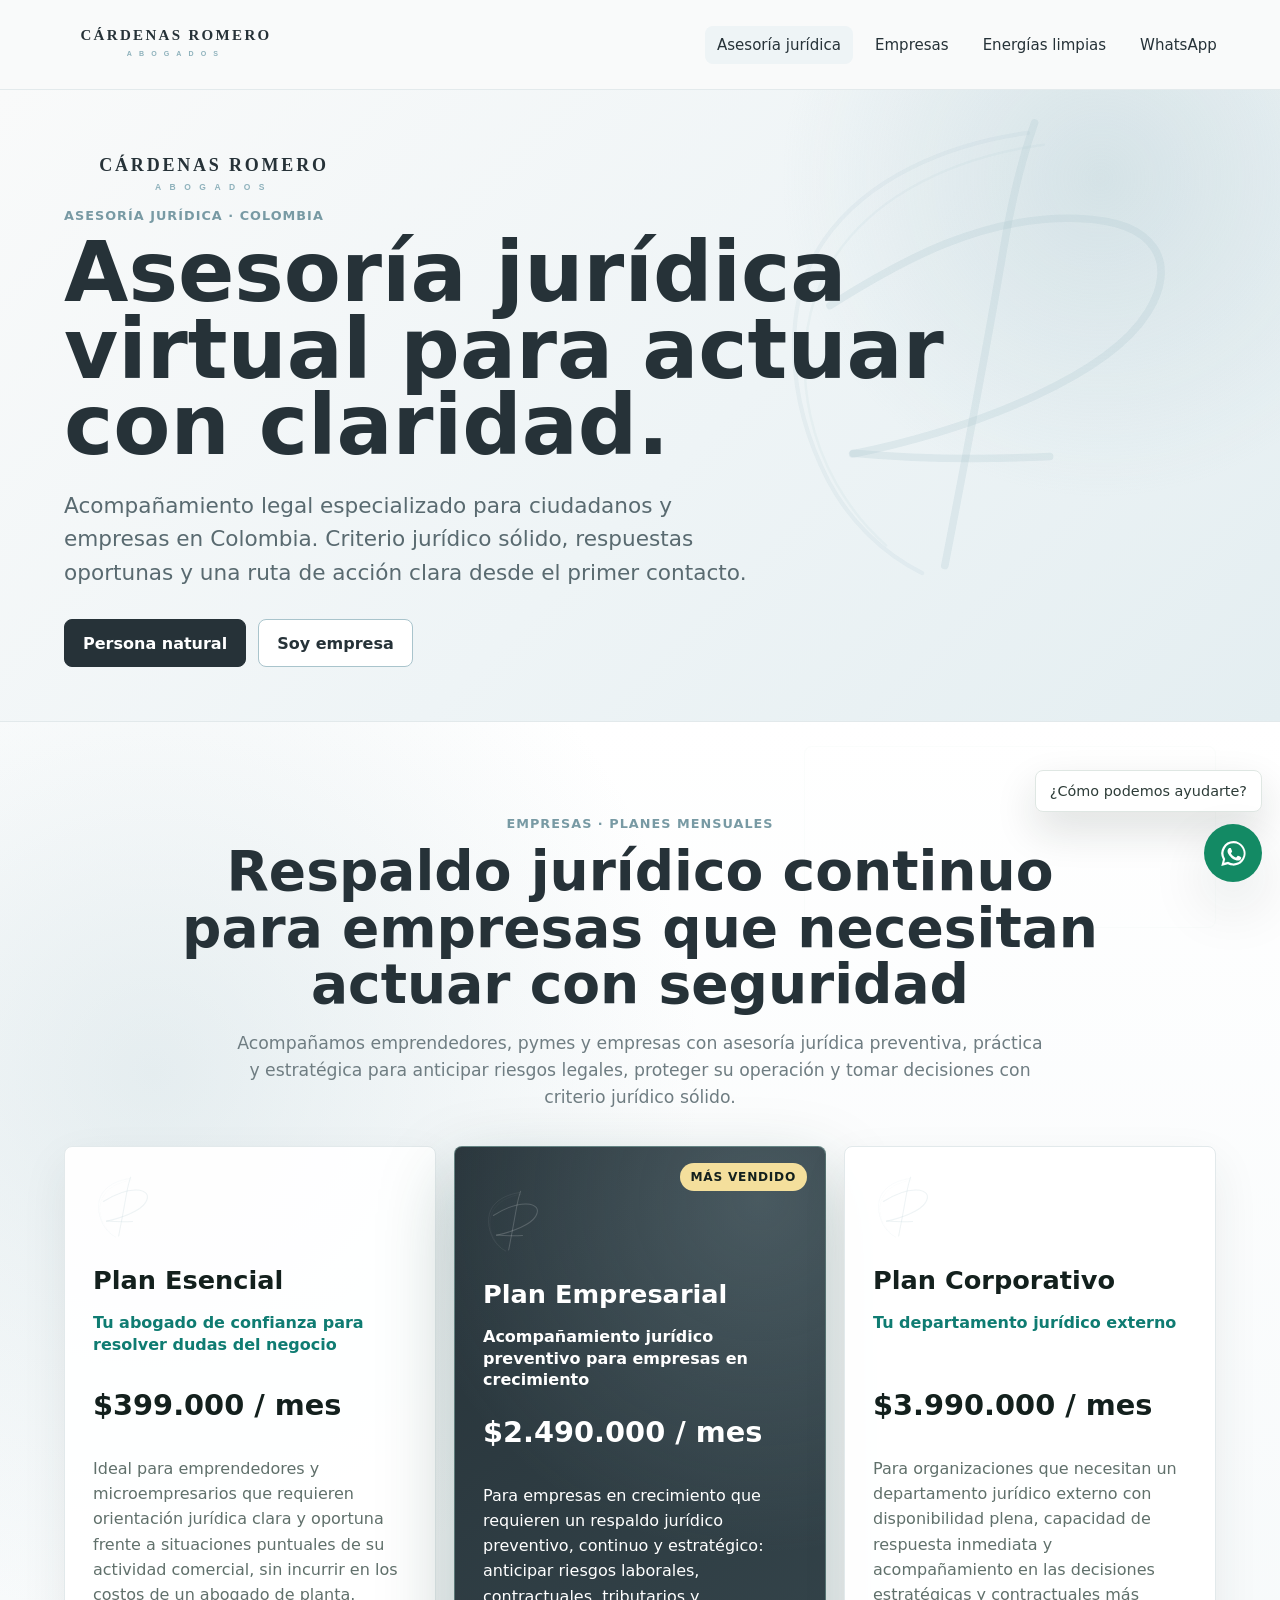
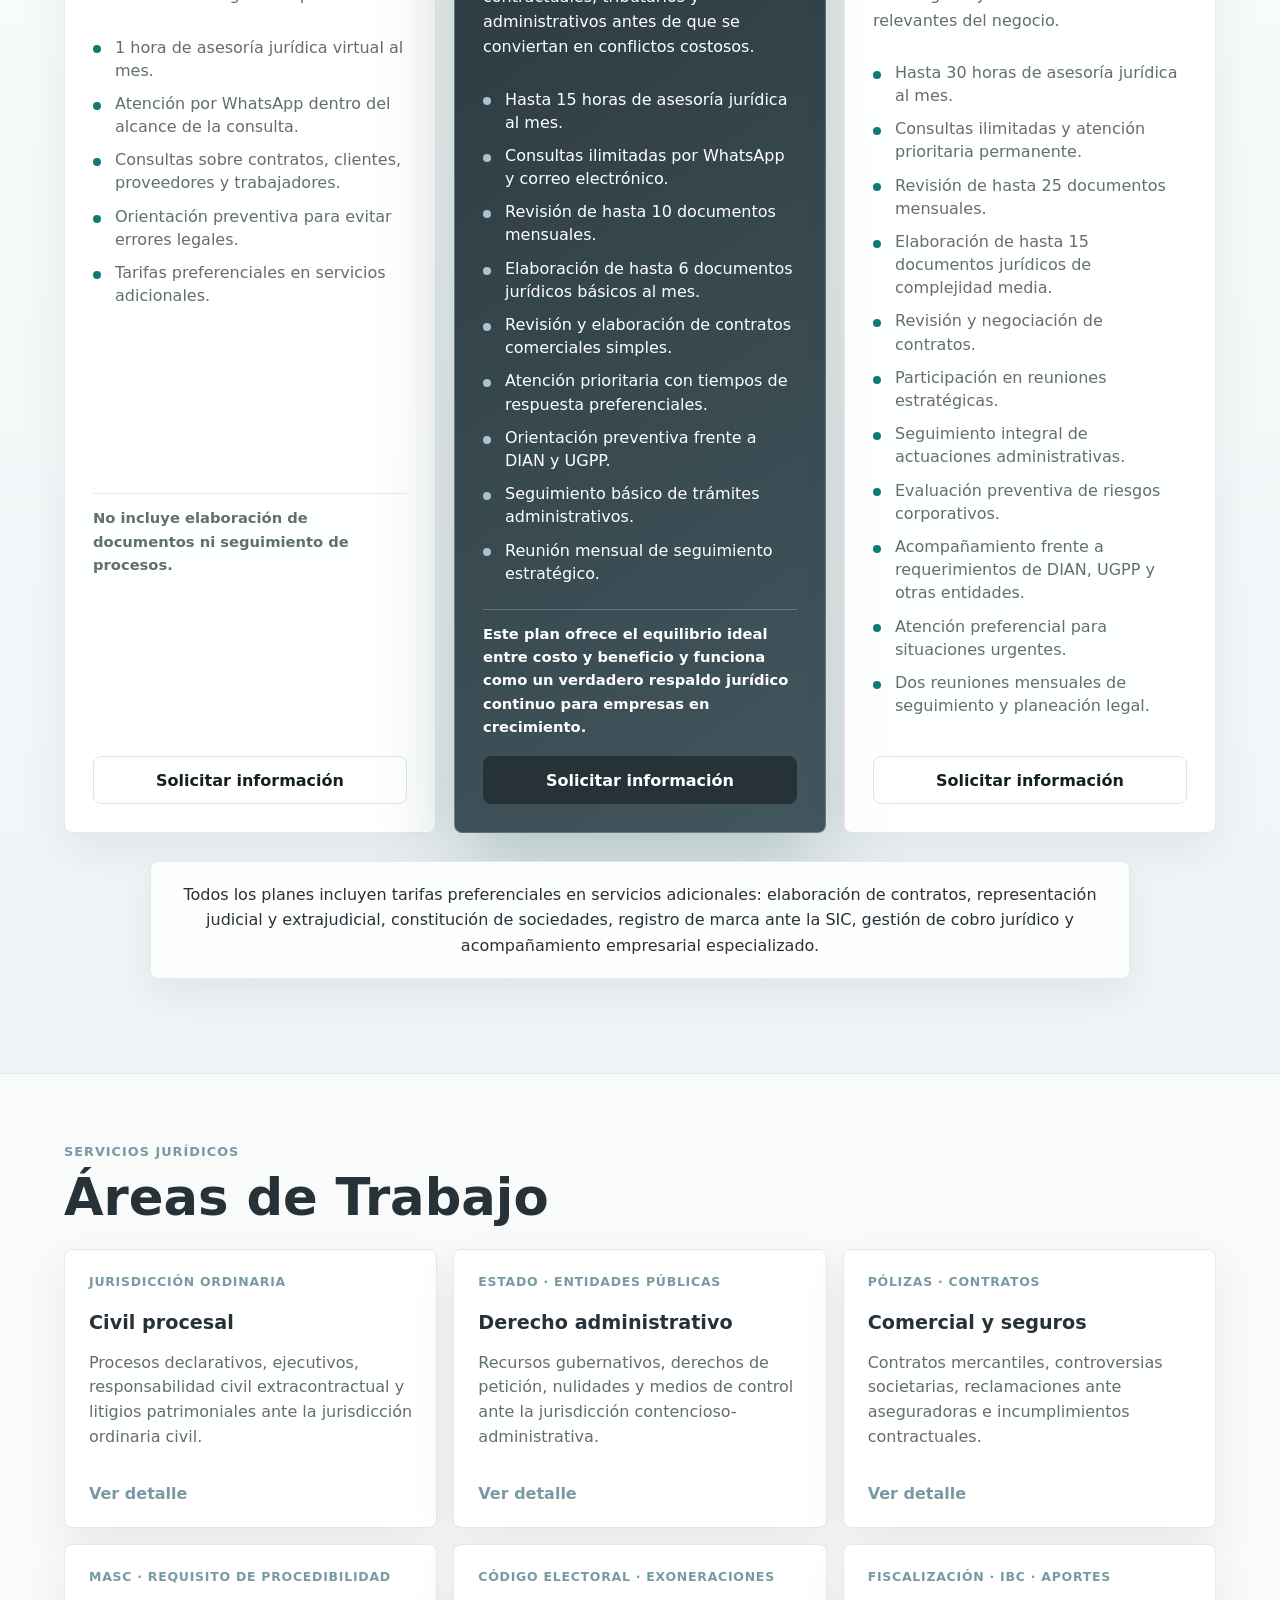
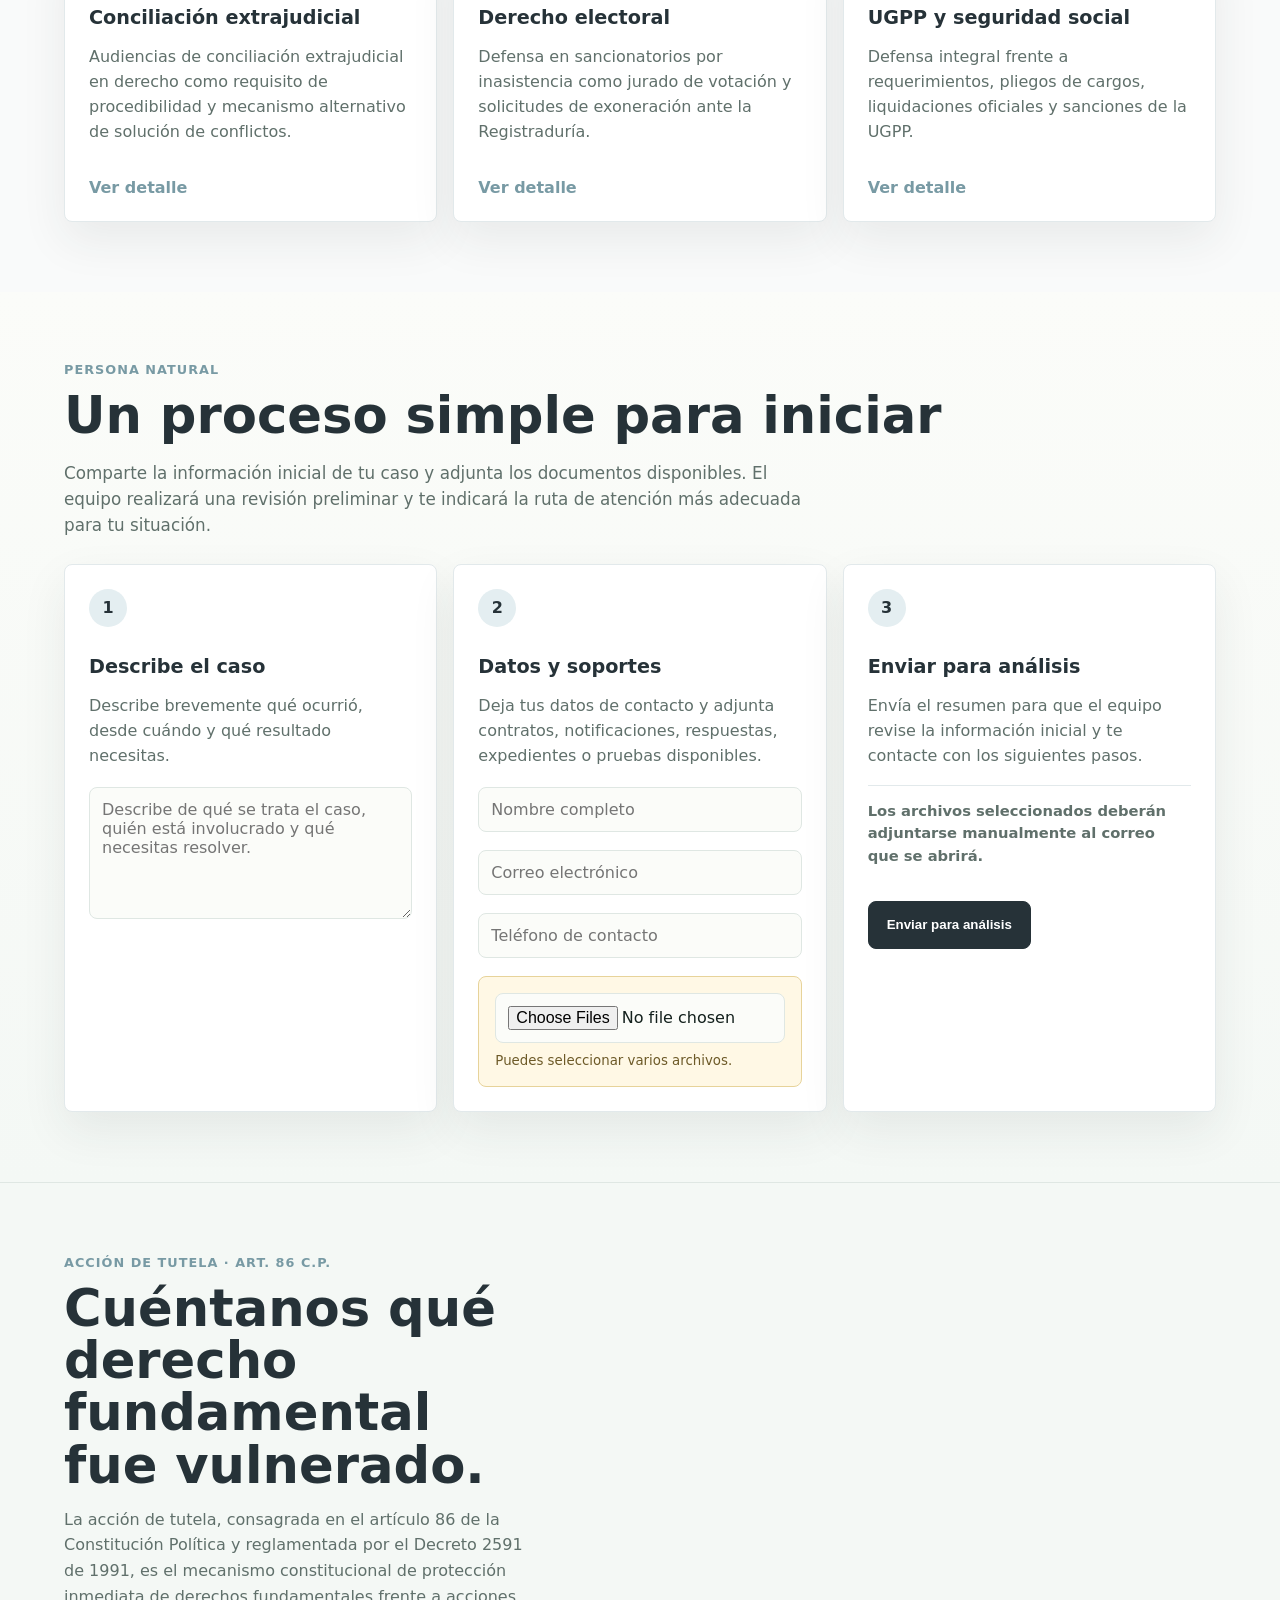
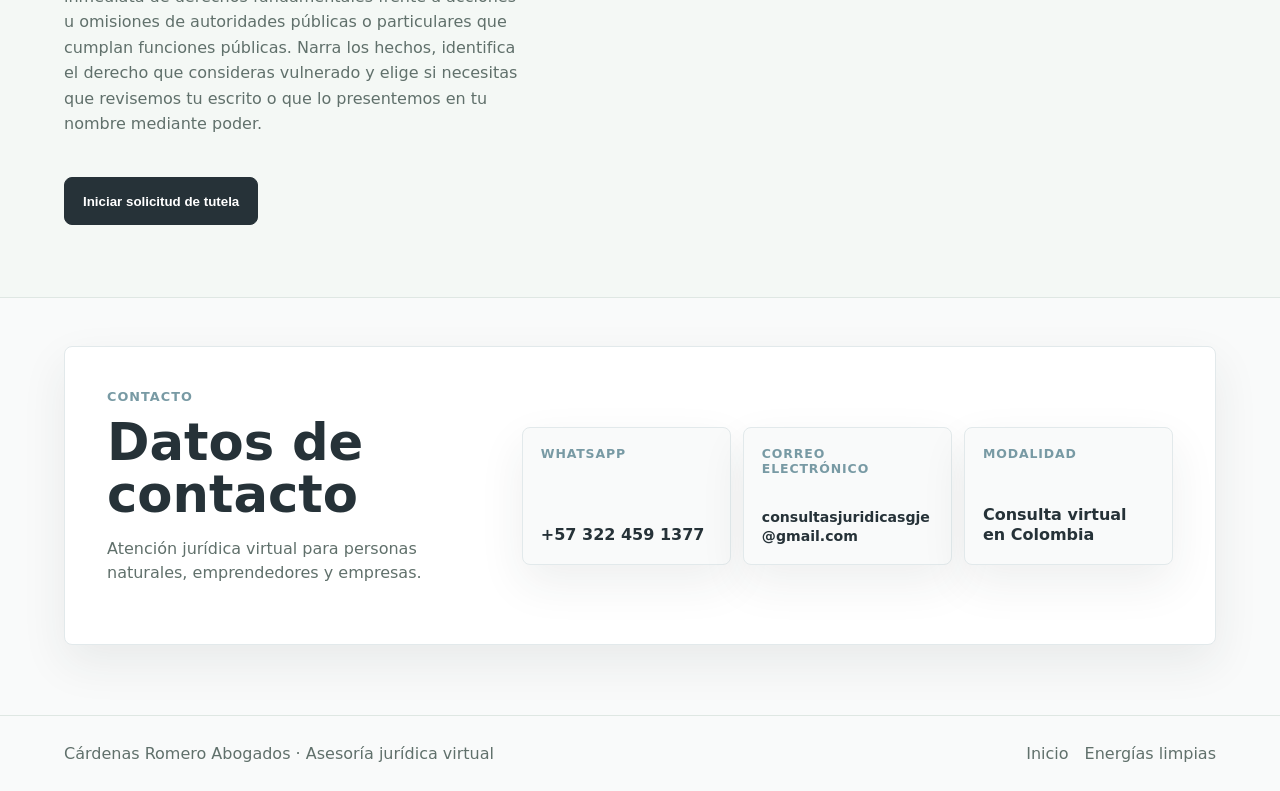
<file: juridica.html>
<!doctype html>
<html lang="es">
  <head>
    <meta charset="utf-8">
    <meta name="viewport" content="width=device-width, initial-scale=1">
    <title>Cárdenas Romero Abogados | Asesoría jurídica virtual</title>
    <meta name="description" content="Asistencia jurídica procesal, asesoría empresarial, conciliación, derecho electoral, UGPP y orientación legal en Colombia.">
    <meta property="og:type" content="website">
    <meta property="og:title" content="Cárdenas Romero Abogados | Asesoría jurídica virtual">
    <meta property="og:description" content="Asistencia jurídica procesal, asesoría empresarial, conciliación, derecho electoral, UGPP y orientación legal en Colombia.">
    <meta property="og:image" content="assets/cardenas-romero-logo.svg">
    <meta name="twitter:card" content="summary">
    <meta name="twitter:title" content="Cárdenas Romero Abogados | Asesoría jurídica virtual">
    <meta name="twitter:description" content="Asistencia jurídica procesal, asesoría empresarial, conciliación, derecho electoral, UGPP y orientación legal en Colombia.">
    <link rel="stylesheet" href="styles.css">
  </head>
  <body class="legal-brand-page" data-whatsapp-number="573224591377" data-whatsapp-label="Cárdenas Romero Abogados" data-whatsapp-message="Hola, quiero recibir asesoría jurídica de Cárdenas Romero Abogados." data-tutela-email="consultasjuridicasgje@gmail.com">
    <header class="site-header">
      <a class="brand legal-brand" href="index.html" aria-label="Cárdenas Romero Abogados inicio">
        <img class="legal-logo" src="assets/cardenas-romero-logo.svg" alt="Cárdenas Romero Abogados">
      </a>
      <nav class="nav-links" aria-label="Navegación principal">
        <a class="active" href="juridica.html">Asesoría jurídica</a>
        <a href="#planes-empresas">Empresas</a>
        <a href="energia.html">Energías limpias</a>
        <a data-whatsapp href="#">WhatsApp</a>
      </nav>
    </header>

    <main>
      <section class="service-hero legal-hero">
        <div class="service-copy">
          <div class="legal-hero-brand" aria-label="Cárdenas Romero Abogados">
            <img class="legal-hero-logo" src="assets/cardenas-romero-logo.svg" alt="Cárdenas Romero Abogados">
          </div>
          <p class="eyebrow">Asesoría jurídica · Colombia</p>
          <h1>Asesoría jurídica virtual para actuar con claridad.</h1>
          <p class="lead">Acompañamiento legal especializado para ciudadanos y empresas en Colombia. Criterio jurídico sólido, respuestas oportunas y una ruta de acción clara desde el primer contacto.</p>
          <div class="hero-actions">
            <a class="button primary" href="#persona-natural">Persona natural</a>
            <a class="button secondary" href="#planes-empresas">Soy empresa</a>
          </div>
        </div>
      </section>

      <section id="planes-empresas" class="enterprise-section" aria-labelledby="enterprise-title">
        <div class="enterprise-heading">
          <p class="eyebrow">Empresas · Planes mensuales</p>
          <h2 id="enterprise-title">Respaldo jurídico continuo para empresas que necesitan actuar con seguridad</h2>
          <p>Acompañamos emprendedores, pymes y empresas con asesoría jurídica preventiva, práctica y estratégica para anticipar riesgos legales, proteger su operación y tomar decisiones con criterio jurídico sólido.</p>
        </div>
        <div class="plans-grid">
          <article class="plan-card">
            <img class="plan-logo" src="assets/legal-watermark.svg" alt="" aria-hidden="true">
            <h3>Plan Esencial</h3>
            <p class="plan-subtitle">Tu abogado de confianza para resolver dudas del negocio</p>
            <p class="plan-price">$399.000 / mes</p>
            <p>Ideal para emprendedores y microempresarios que requieren orientación jurídica clara y oportuna frente a situaciones puntuales de su actividad comercial, sin incurrir en los costos de un abogado de planta.</p>
            <ul>
              <li>1 hora de asesoría jurídica virtual al mes.</li>
              <li>Atención por WhatsApp dentro del alcance de la consulta.</li>
              <li>Consultas sobre contratos, clientes, proveedores y trabajadores.</li>
              <li>Orientación preventiva para evitar errores legales.</li>
              <li>Tarifas preferenciales en servicios adicionales.</li>
            </ul>
            <p class="plan-footnote">No incluye elaboración de documentos ni seguimiento de procesos.</p>
            <a class="button secondary" data-plan-whatsapp data-plan-name="Plan Esencial" href="#">Solicitar información</a>
          </article>

          <article class="plan-card featured-plan">
            <p class="recommended-label">Más vendido</p>
            <img class="plan-logo" src="assets/legal-watermark.svg" alt="" aria-hidden="true">
            <h3>Plan Empresarial</h3>
            <p class="plan-subtitle">Acompañamiento jurídico preventivo para empresas en crecimiento</p>
            <p class="plan-price">$2.490.000 / mes</p>
            <p>Para empresas en crecimiento que requieren un respaldo jurídico preventivo, continuo y estratégico: anticipar riesgos laborales, contractuales, tributarios y administrativos antes de que se conviertan en conflictos costosos.</p>
            <ul>
              <li>Hasta 15 horas de asesoría jurídica al mes.</li>
              <li>Consultas ilimitadas por WhatsApp y correo electrónico.</li>
              <li>Revisión de hasta 10 documentos mensuales.</li>
              <li>Elaboración de hasta 6 documentos jurídicos básicos al mes.</li>
              <li>Revisión y elaboración de contratos comerciales simples.</li>
              <li>Atención prioritaria con tiempos de respuesta preferenciales.</li>
              <li>Orientación preventiva frente a DIAN y UGPP.</li>
              <li>Seguimiento básico de trámites administrativos.</li>
              <li>Reunión mensual de seguimiento estratégico.</li>
            </ul>
            <p class="plan-footnote">Este plan ofrece el equilibrio ideal entre costo y beneficio y funciona como un verdadero respaldo jurídico continuo para empresas en crecimiento.</p>
            <a class="button primary" data-plan-whatsapp data-plan-name="Plan Empresarial" href="#">Solicitar información</a>
          </article>

          <article class="plan-card">
            <img class="plan-logo" src="assets/legal-watermark.svg" alt="" aria-hidden="true">
            <h3>Plan Corporativo</h3>
            <p class="plan-subtitle">Tu departamento jurídico externo</p>
            <p class="plan-price">$3.990.000 / mes</p>
            <p>Para organizaciones que necesitan un departamento jurídico externo con disponibilidad plena, capacidad de respuesta inmediata y acompañamiento en las decisiones estratégicas y contractuales más relevantes del negocio.</p>
            <ul>
              <li>Hasta 30 horas de asesoría jurídica al mes.</li>
              <li>Consultas ilimitadas y atención prioritaria permanente.</li>
              <li>Revisión de hasta 25 documentos mensuales.</li>
              <li>Elaboración de hasta 15 documentos jurídicos de complejidad media.</li>
              <li>Revisión y negociación de contratos.</li>
              <li>Participación en reuniones estratégicas.</li>
              <li>Seguimiento integral de actuaciones administrativas.</li>
              <li>Evaluación preventiva de riesgos corporativos.</li>
              <li>Acompañamiento frente a requerimientos de DIAN, UGPP y otras entidades.</li>
              <li>Atención preferencial para situaciones urgentes.</li>
              <li>Dos reuniones mensuales de seguimiento y planeación legal.</li>
            </ul>
            <a class="button secondary" data-plan-whatsapp data-plan-name="Plan Corporativo" href="#">Solicitar información</a>
          </article>
        </div>
        <p class="plans-note">Todos los planes incluyen tarifas preferenciales en servicios adicionales: elaboración de contratos, representación judicial y extrajudicial, constitución de sociedades, registro de marca ante la SIC, gestión de cobro jurídico y acompañamiento empresarial especializado.</p>
      </section>

      <section class="service-grid-section" aria-labelledby="juridical-services">
        <div class="section-heading compact">
          <p class="eyebrow">Servicios jurídicos</p>
          <h2 id="juridical-services">Áreas de Trabajo</h2>
        </div>
        <div class="service-grid">
          <article class="service-card" data-area-title="Civil procesal" data-area-detail="Asesoramos y representamos en procesos declarativos, ejecutivos, de responsabilidad civil extracontractual y controversias contractuales ante la jurisdicción ordinaria civil, conforme al Código General del Proceso (Ley 1564 de 2012). Evaluamos la viabilidad jurídica del caso, valoramos el acervo probatorio disponible, gestionamos medidas cautelares anticipadas o dentro del proceso, y estructuramos la estrategia procesal desde la demanda hasta la sentencia, incluyendo recursos de alzada y casación cuando sea procedente. El objetivo es defender su patrimonio con criterio técnico y claridad en cada etapa del proceso.">
            <p class="tag">Jurisdicción ordinaria</p>
            <h3>Civil procesal</h3>
            <p>Procesos declarativos, ejecutivos, responsabilidad civil extracontractual y litigios patrimoniales ante la jurisdicción ordinaria civil.</p>
            <button class="area-link" type="button">Ver detalle</button>
          </article>
          <article class="service-card" data-area-title="Derecho administrativo" data-area-detail="Acompañamos actuaciones ante entidades públicas en las vías gubernativa y judicial. Elaboramos y sustentamos recursos de reposición y apelación, derechos de petición, respuestas a pliegos de cargos y requerimientos administrativos. En sede judicial, estructuramos y presentamos medios de control ante la jurisdicción contencioso-administrativa conforme a la Ley 1437 de 2011 (CPACA): nulidad y restablecimiento del derecho, reparación directa, controversias contractuales y nulidad simple. La estrategia se diseña para proteger los derechos e intereses legítimos del cliente desde la etapa administrativa hasta la eventual sentencia.">
            <p class="tag">Estado · Entidades públicas</p>
            <h3>Derecho administrativo</h3>
            <p>Recursos gubernativos, derechos de petición, nulidades y medios de control ante la jurisdicción contencioso-administrativa.</p>
            <button class="area-link" type="button">Ver detalle</button>
          </article>
          <article class="service-card" data-area-title="Comercial y seguros" data-area-detail="Asesoramos en materia de derecho comercial y societario conforme al Código de Comercio: revisión y redacción de contratos mercantiles, controversias entre socios, incumplimientos contractuales y gestión preventiva de riesgos en operaciones comerciales. En materia de seguros, estructuramos y presentamos reclamaciones ante aseguradoras, revisamos condicionados generales y particulares de pólizas, y acompañamos procesos de objeción y cobro de siniestros. Cuando la negociación directa no produce resultados, activamos las vías jurisdiccionales o de arbitramento para defender los intereses del cliente.">
            <p class="tag">Pólizas · Contratos</p>
            <h3>Comercial y seguros</h3>
            <p>Contratos mercantiles, controversias societarias, reclamaciones ante aseguradoras e incumplimientos contractuales.</p>
            <button class="area-link" type="button">Ver detalle</button>
          </article>
          <article class="service-card" data-area-title="Conciliación extrajudicial" data-area-detail="Preparamos y acompañamos audiencias de conciliación extrajudicial en derecho, mecanismo alternativo de solución de conflictos regulado por la Ley 640 de 2001 y requisito de procedibilidad en asuntos civiles y comerciales. Analizamos las pretensiones de las partes, valoramos las pruebas disponibles, evaluamos los riesgos del litigio y formulamos propuestas de arreglo equilibradas y ejecutables. El acta de conciliación debidamente suscrita hace tránsito a cosa juzgada y presta mérito ejecutivo, garantizando el cumplimiento del acuerdo sin necesidad de acudir al proceso judicial.">
            <p class="tag">MASC · Requisito de procedibilidad</p>
            <h3>Conciliación extrajudicial</h3>
            <p>Audiencias de conciliación extrajudicial en derecho como requisito de procedibilidad y mecanismo alternativo de solución de conflictos.</p>
            <button class="area-link" type="button">Ver detalle</button>
          </article>
          <article class="service-card" data-area-title="Derecho electoral" data-area-detail="Asesoramos y defendemos en procesos sancionatorios por inasistencia al cargo de jurado de votación, regulados por el Código Electoral y la Ley 1475 de 2011. Evaluamos la procedencia de causales de exoneración —incapacidad médica debidamente certificada, fuerza mayor, caso fortuito, conflicto laboral justificado u otras causales reconocidas por la Registraduría Nacional y el Consejo Nacional Electoral— y estructuramos los descargos con el soporte documental adecuado para obtener la exoneración de la multa o evitar sanciones mayores. También orientamos en obligaciones electorales generales, reclamaciones ante la Registraduría y actuaciones frente a las autoridades del sistema electoral colombiano.">
            <p class="tag">Código Electoral · Exoneraciones</p>
            <h3>Derecho electoral</h3>
            <p>Defensa en sancionatorios por inasistencia como jurado de votación y solicitudes de exoneración ante la Registraduría.</p>
            <button class="area-link" type="button">Ver detalle</button>
          </article>
          <article class="service-card" data-area-title="UGPP y seguridad social" data-area-detail="Acompañamos a personas naturales y empresas en todas las etapas del proceso de fiscalización de la Unidad de Gestión Pensional y Parafiscales (UGPP): requerimiento de información, pliego de cargos, liquidación oficial de revisión y los recursos de reposición y apelación. Revisamos la correcta liquidación del Ingreso Base de Cotización (IBC) para trabajadores dependientes, independientes y contratistas conforme a la Ley 1122 de 2007 y el Decreto 1273 de 2018. Identificamos omisiones, inexactitudes y mora en los aportes al Sistema de Seguridad Social Integral, construimos respuestas técnicas con soporte documental, contable y jurídico, y representamos al aportante con el objetivo de prevenir o reducir sanciones de manera significativa.">
            <p class="tag">Fiscalización · IBC · Aportes</p>
            <h3>UGPP y seguridad social</h3>
            <p>Defensa integral frente a requerimientos, pliegos de cargos, liquidaciones oficiales y sanciones de la UGPP.</p>
            <button class="area-link" type="button">Ver detalle</button>
          </article>
        </div>
      </section>

      <div class="area-modal" data-area-modal hidden>
        <div class="area-modal-card" role="dialog" aria-modal="true" aria-labelledby="area-modal-title">
          <button class="area-modal-close" type="button" data-area-close aria-label="Cerrar detalle">×</button>
          <p class="eyebrow">Área de trabajo</p>
          <h2 id="area-modal-title" data-area-modal-title></h2>
          <p data-area-modal-detail></p>
        </div>
      </div>

      <section id="persona-natural" class="workflow person-flow" aria-labelledby="legal-flow">
        <div class="section-heading compact">
          <p class="eyebrow">Persona natural</p>
          <h2 id="legal-flow">Un proceso simple para iniciar</h2>
          <p class="section-copy">Comparte la información inicial de tu caso y adjunta los documentos disponibles. El equipo realizará una revisión preliminar y te indicará la ruta de atención más adecuada para tu situación.</p>
        </div>
        <form class="steps" data-intake-form>
          <article>
            <span>1</span>
            <h3>Describe el caso</h3>
            <p>Describe brevemente qué ocurrió, desde cuándo y qué resultado necesitas.</p>
            <label class="step-field">
              <textarea name="casoInicial" rows="5" placeholder="Describe de qué se trata el caso, quién está involucrado y qué necesitas resolver."></textarea>
            </label>
          </article>
          <article>
            <span>2</span>
            <h3>Datos y soportes</h3>
            <p>Deja tus datos de contacto y adjunta contratos, notificaciones, respuestas, expedientes o pruebas disponibles.</p>
            <label class="step-field">
              <input name="nombreInicial" type="text" autocomplete="name" placeholder="Nombre completo">
            </label>
            <label class="step-field">
              <input name="correoInicial" type="email" autocomplete="email" placeholder="Correo electrónico">
            </label>
            <label class="step-field">
              <input name="telefonoInicial" type="tel" autocomplete="tel" placeholder="Teléfono de contacto">
            </label>
            <label class="step-field file-field">
              <input name="soportesIniciales" type="file" accept="application/pdf,image/*" multiple>
              <small>Puedes seleccionar varios archivos.</small>
            </label>
          </article>
          <article>
            <span>3</span>
            <h3>Enviar para análisis</h3>
            <p>Envía el resumen para que el equipo revise la información inicial y te contacte con los siguientes pasos.</p>
            <p class="step-note">Los archivos seleccionados deberán adjuntarse manualmente al correo que se abrirá.</p>
            <button class="button primary step-button" type="submit">Enviar para análisis</button>
          </article>
        </form>
      </section>

      <section id="tutela" class="tutela-section" aria-labelledby="tutela-title">
        <div>
          <p class="eyebrow">Acción de tutela · Art. 86 C.P.</p>
          <h2 id="tutela-title">Cuéntanos qué derecho fundamental fue vulnerado.</h2>
          <p>La acción de tutela, consagrada en el artículo 86 de la Constitución Política y reglamentada por el Decreto 2591 de 1991, es el mecanismo constitucional de protección inmediata de derechos fundamentales frente a acciones u omisiones de autoridades públicas o particulares que cumplan funciones públicas. Narra los hechos, identifica el derecho que consideras vulnerado y elige si necesitas que revisemos tu escrito o que lo presentemos en tu nombre mediante poder.</p>
          <button class="button primary tutela-toggle" type="button" data-tutela-toggle aria-expanded="false" aria-controls="tutela-panel">Iniciar solicitud de tutela</button>
        </div>

        <form id="tutela-panel" class="tutela-form" data-tutela-form hidden>
          <label>
            Nombre completo
            <input name="nombre" type="text" autocomplete="name" placeholder="Nombre y apellidos" required>
          </label>
          <label>
            Cédula de ciudadanía
            <input name="cedula" type="text" inputmode="numeric" autocomplete="off" placeholder="Número de cédula" required>
          </label>
          <label>
            Ciudad de expedición
            <input name="ciudadExpedicion" type="text" autocomplete="address-level2" placeholder="Ciudad donde fue expedida" required>
          </label>
          <label>
            Teléfono de contacto
            <input name="telefonoCiudadano" type="tel" autocomplete="tel" placeholder="Número de celular o teléfono" required>
          </label>
          <label data-case-field>
            Entidad o persona accionada
            <input name="accionado" type="text" placeholder="EPS, entidad pública, empresa o particular">
          </label>
          <label data-case-field>
            Tipo de documento del accionado, si lo conoce
            <input name="tipoDocumentoAccionado" type="text" placeholder="NIT, cedula, pasaporte u otro">
          </label>
          <label data-case-field>
            Dirección del accionado
            <input name="direccionAccionado" type="text" autocomplete="street-address" placeholder="Dirección física o sede principal">
          </label>
          <label data-case-field>
            Teléfono del accionado
            <input name="telefonoAccionado" type="tel" autocomplete="tel" placeholder="Teléfono o línea de atención">
          </label>
          <label data-case-field>
            Derecho que considera vulnerado
            <input name="derechoPrincipal" type="text" placeholder="Se completa con los derechos seleccionados">
          </label>
          <details class="rights-dropdown full-field" data-case-field>
            <summary>Selecciona los derechos constitucionales vulnerados</summary>
            <div class="rights-options" data-rights-options>
              <label class="choice">
                <input name="derechos" type="checkbox" value="Derecho fundamental a la vida">
                Derecho fundamental a la vida
              </label>
              <label class="choice">
                <input name="derechos" type="checkbox" value="Derecho a la salud">
                Derecho a la salud
              </label>
              <label class="choice">
                <input name="derechos" type="checkbox" value="Derecho de petición">
                Derecho de petición
              </label>
              <label class="choice">
                <input name="derechos" type="checkbox" value="Derecho al debido proceso">
                Derecho al debido proceso
              </label>
              <label class="choice">
                <input name="derechos" type="checkbox" value="Derecho a la igualdad">
                Derecho a la igualdad
              </label>
              <label class="choice">
                <input name="derechos" type="checkbox" value="Derecho al mínimo vital">
                Derecho al mínimo vital
              </label>
              <label class="choice">
                <input name="derechos" type="checkbox" value="Derecho al trabajo">
                Derecho al trabajo
              </label>
              <label class="choice">
                <input name="derechos" type="checkbox" value="Derecho a la educación">
                Derecho a la educación
              </label>
              <label class="choice">
                <input name="derechos" type="checkbox" value="Derecho a la dignidad humana">
                Derecho a la dignidad humana
              </label>
              <label class="choice">
                <input name="derechos" type="checkbox" value="Derecho a la seguridad social">
                Derecho a la seguridad social
              </label>
              <label class="choice">
                <input name="derechos" type="checkbox" value="Derechos de niños, niñas y adolescentes">
                Derechos de niños, niñas y adolescentes
              </label>
              <label class="choice">
                <input name="derechos" type="checkbox" value="No estoy seguro y necesito orientación">
                No estoy seguro y necesito orientación
              </label>
            </div>
          </details>
          <label class="full-field" data-case-field>
            Narra los hechos
            <textarea name="hechos" rows="7" placeholder="Cuenta qué pasó, fechas importantes, respuestas recibidas y por qué necesitas protección urgente." required></textarea>
          </label>
          <div class="review-fields full-field" data-review-upload hidden>
            <label class="file-field">
              Escrito completo de tutela con anexos
              <input name="tutelaCompletaPdf" type="file" accept="application/pdf">
              <small>Carga un solo archivo PDF que contenga el escrito completo de tutela y todos sus anexos.</small>
            </label>
          </div>
          <fieldset class="full-field">
            <legend>Qué servicio necesitas</legend>
            <label class="choice">
              <input name="servicioTutela" type="radio" value="Revisión de tutela o documento">
              Revisión de tutela o documento
            </label>
            <label class="choice">
              <input name="servicioTutela" type="radio" value="Otorgo poder para presentar tutela">
              Otorgo poder para presentar la tutela en mi nombre
            </label>
          </fieldset>
          <div class="power-fields full-field" data-power-fields hidden>
            <label>
              Correo electrónico
              <input name="correoPoder" type="email" autocomplete="email" placeholder="correo@ejemplo.com">
            </label>
            <label class="file-field">
              Documento de identidad en PDF
              <input name="documentoIdentidadPoder" type="file" accept="application/pdf">
              <small>Carga copia del documento de identidad en formato PDF.</small>
            </label>
            <label class="file-field">
              Anexos o pruebas
              <input name="pruebasPoder" type="file" accept="application/pdf" multiple>
              <small>Adjunta las pruebas o anexos disponibles en PDF.</small>
            </label>
            <button class="button primary" type="submit" data-power-submit disabled>Enviar poder por correo</button>
          </div>
          <div class="form-actions full-field">
            <button class="button primary" type="submit">Enviar información por correo</button>
          </div>
        </form>
      </section>

      <section id="contacto" class="contact-zone" aria-labelledby="contact-title">
        <div>
          <p class="eyebrow">Contacto</p>
          <h2 id="contact-title">Datos de contacto</h2>
          <p>Atención jurídica virtual para personas naturales, emprendedores y empresas.</p>
        </div>
        <div class="contact-grid">
          <a class="contact-item" data-whatsapp href="#">
            <span>WhatsApp</span>
            <strong>+57 322 459 1377</strong>
          </a>
          <a class="contact-item" href="mailto:consultasjuridicasgje@gmail.com">
            <span>Correo electrónico</span>
            <strong>consultasjuridicasgje@gmail.com</strong>
          </a>
          <div class="contact-item">
            <span>Modalidad</span>
            <strong>Consulta virtual en Colombia</strong>
          </div>
        </div>
      </section>
    </main>

    <footer class="site-footer">
      <p>Cárdenas Romero Abogados · Asesoría jurídica virtual</p>
      <div>
        <a href="index.html">Inicio</a>
        <a href="energia.html">Energías limpias</a>
      </div>
    </footer>

    <script src="script.js"></script>
    <script
      src="https://automatizacion-meta.onrender.com/chat-widget.js"
      data-company-id="inversiones-manglar"
      data-page-context="cardenas-romero"
      data-api-base="https://app.imanglar.com"
      defer
    ></script>
  </body>
</html>
</file>
<file: styles.css>
:root {
  --ink: #13201d;
  --muted: #60706b;
  --line: #dfe7e3;
  --paper: #fbfcf9;
  --white: #ffffff;
  --forest: #143d35;
  --teal: #0f7c72;
  --gold: #b5893e;
  --blue: #295b8d;
  --mint: #dff2eb;
  --soft: #eef4f1;
  --shadow: 0 24px 60px rgba(19, 32, 29, 0.12);
  font-family: Inter, ui-sans-serif, system-ui, -apple-system, BlinkMacSystemFont, "Segoe UI", sans-serif;
}

/* ─────────────────────────────────────────────
   Mucuba Hotel & Glamping
   ───────────────────────────────────────────── */
.mucuba-club-page {
  --club-ink: #102018;
  --club-muted: #68756c;
  --club-green: #6faa20;
  --club-deep: #102918;
  --club-line: rgba(32, 54, 42, 0.14);
  margin: 0;
  color: var(--club-ink);
  background:
    radial-gradient(circle at 18% 8%, rgba(124, 181, 24, 0.18), transparent 28%),
    linear-gradient(180deg, #f8fbf4 0%, #ffffff 44%, #f5f9ef 100%);
  font-family: Inter, "Helvetica Neue", Arial, sans-serif;
}

.club-header {
  position: sticky;
  top: 0;
  z-index: 20;
  display: flex;
  align-items: center;
  justify-content: space-between;
  gap: 20px;
  padding: 18px clamp(20px, 5vw, 72px);
  background: rgba(248, 251, 244, 0.84);
  backdrop-filter: blur(20px);
  border-bottom: 1px solid var(--club-line);
}

.club-brand img {
  width: 220px;
  max-width: 46vw;
  display: block;
}

.club-nav {
  display: flex;
  align-items: center;
  gap: 10px;
  flex-wrap: wrap;
}

.club-nav a {
  color: var(--club-ink);
  text-decoration: none;
  font-size: 0.88rem;
  font-weight: 800;
  padding: 9px 13px;
  border-radius: 999px;
}

.club-nav a:hover {
  background: rgba(111, 170, 32, 0.12);
}

.club-hero {
  position: relative;
  min-height: 100svh;
  display: flex;
  align-items: center;
  justify-content: center;
  padding: clamp(96px, 12vw, 150px) clamp(20px, 5vw, 72px);
  overflow: hidden;
}

.club-eyebrow {
  margin: 0 0 14px;
  color: var(--club-green);
  font-size: 0.78rem;
  font-weight: 900;
  letter-spacing: 0.14em;
  text-transform: uppercase;
}

.club-hero h1,
.club-section h2,
.club-modal h2 {
  margin: 0;
  color: var(--club-ink);
  font-weight: 900;
  letter-spacing: -0.03em;
}

.club-hero h1 {
  color: #ffffff;
  text-shadow: 0 18px 52px rgba(0, 0, 0, 0.28);
}

.club-hero h1 {
  max-width: 900px;
  font-size: clamp(3rem, 7vw, 6.8rem);
  line-height: 0.92;
}

.club-hero-copy > p:not(.club-eyebrow) {
  max-width: 720px;
  margin: 26px 0 0;
  color: rgba(255, 255, 255, 0.82);
  font-size: clamp(1.02rem, 1.6vw, 1.28rem);
  line-height: 1.7;
}

.club-hero-copy {
  position: relative;
  z-index: 4;
  display: flex;
  flex-direction: column;
  align-items: center;
  max-width: 980px;
  text-align: center;
}

.club-hero-logo-card {
  width: min(720px, 90vw);
  box-sizing: border-box;
  display: grid;
  justify-items: center;
  gap: 8px;
  margin-bottom: 28px;
  padding: clamp(14px, 2.8vw, 24px) clamp(18px, 4vw, 36px);
  border: 1px solid rgba(255, 255, 255, 0.62);
  border-radius: 22px;
  background: rgba(255, 255, 255, 0.84);
  box-shadow: 0 28px 80px rgba(0, 0, 0, 0.22);
  backdrop-filter: blur(18px);
}

.club-hero-logo {
  width: 100%;
  max-width: 650px;
  display: block;
}

.club-hero-logo-card span {
  color: #4f5746;
  font-size: 0.74rem;
  font-weight: 900;
  letter-spacing: 0.12em;
  text-transform: uppercase;
}

.club-hero .club-eyebrow {
  color: rgba(255, 255, 255, 0.78);
}

.club-hero-actions {
  display: flex;
  flex-wrap: wrap;
  gap: 12px;
  margin-top: 34px;
}

.club-button {
  appearance: none;
  border: 0;
  display: inline-flex;
  justify-content: center;
  align-items: center;
  min-height: 46px;
  padding: 0 18px;
  border-radius: 999px;
  font-weight: 900;
  text-decoration: none;
  cursor: pointer;
  transition: transform 0.22s ease, box-shadow 0.22s ease, background 0.22s ease;
}

.club-button:hover {
  transform: translateY(-2px);
}

.club-button-primary {
  background: var(--club-green);
  color: #07100b;
  box-shadow: 0 18px 38px rgba(111, 170, 32, 0.24);
}

.club-button-secondary {
  background: #ffffff;
  color: var(--club-ink);
  border: 1px solid var(--club-line);
}

.club-hero-panel,
.club-video-card {
  min-height: 360px;
  padding: clamp(28px, 4vw, 44px);
  border-radius: 30px;
  color: #ffffff;
  background:
    radial-gradient(circle at 74% 22%, rgba(124, 181, 24, 0.35), transparent 36%),
    linear-gradient(145deg, #102918 0%, #193b24 48%, #0b170f 100%);
  box-shadow: 0 28px 80px rgba(16, 41, 24, 0.22);
}

.club-video-card {
  position: absolute;
  inset: 0;
  min-height: 100%;
  padding: 0;
  overflow: hidden;
  border-radius: 0;
  box-shadow: none;
  background:
    radial-gradient(circle at 74% 22%, rgba(124, 181, 24, 0.35), transparent 36%),
    linear-gradient(145deg, #102918 0%, #193b24 48%, #0b170f 100%);
}

.club-video-card::after {
  content: "";
  position: absolute;
  inset: 0;
  z-index: 3;
  background:
    linear-gradient(180deg, rgba(4, 12, 8, 0.32) 0%, rgba(4, 12, 8, 0.48) 46%, rgba(4, 12, 8, 0.8) 100%),
    radial-gradient(circle at center, transparent 0%, rgba(0, 0, 0, 0.24) 72%);
  pointer-events: none;
}

.club-hero-video {
  position: absolute;
  inset: 0;
  width: 100%;
  height: 100%;
  object-fit: cover;
  z-index: 2;
}

.club-video-fallback {
  position: absolute;
  inset: 0;
  z-index: 3;
  display: flex;
  flex-direction: column;
  justify-content: flex-end;
  gap: 10px;
  padding: clamp(26px, 4vw, 42px);
  color: #ffffff;
  background: linear-gradient(180deg, transparent 0%, rgba(6, 20, 11, 0.82) 100%);
  pointer-events: none;
}

.club-video-fallback span {
  color: rgba(255, 255, 255, 0.68);
  font-size: 0.76rem;
  font-weight: 900;
  letter-spacing: 0.14em;
  text-transform: uppercase;
}

.club-video-fallback strong {
  font-size: clamp(2rem, 4vw, 3.8rem);
  line-height: 0.95;
}

.club-video-fallback small {
  color: rgba(255, 255, 255, 0.58);
  font-weight: 800;
}

.club-hero-panel span,
.club-hero-panel small {
  color: rgba(255, 255, 255, 0.66);
}

.club-hero-panel strong {
  display: block;
  margin-top: 18px;
  font-size: clamp(2.4rem, 5vw, 4.4rem);
  line-height: 0.95;
}

.club-hero-panel p {
  max-width: 360px;
  color: rgba(255, 255, 255, 0.72);
  line-height: 1.7;
}

.club-mini-stats {
  display: grid;
  grid-template-columns: repeat(3, minmax(0, 1fr));
  gap: 10px;
  margin-top: 34px;
}

.club-mini-stats div {
  padding: 14px;
  border-radius: 18px;
  background: rgba(255, 255, 255, 0.1);
  border: 1px solid rgba(255, 255, 255, 0.12);
}

.club-mini-stats b,
.club-mini-stats small {
  display: block;
}

.club-search-section {
  padding: 0 clamp(20px, 5vw, 72px) clamp(36px, 5vw, 60px);
  margin-top: -58px;
  position: relative;
  z-index: 6;
}

.club-search {
  display: grid;
  grid-template-columns: repeat(3, minmax(0, 1fr)) auto auto;
  gap: 12px;
  align-items: end;
  padding: 18px;
  border: 1px solid var(--club-line);
  border-radius: 24px;
  background: rgba(255, 255, 255, 0.94);
  box-shadow: 0 22px 64px rgba(16, 41, 24, 0.12);
}

.club-search label {
  display: grid;
  gap: 7px;
  color: var(--club-ink);
  font-weight: 900;
}

.club-search input {
  min-height: 46px;
  box-sizing: border-box;
  border: 1px solid var(--club-line);
  border-radius: 14px;
  padding: 0 13px;
  font: inherit;
  background: #fbfdf8;
}

.club-search-status {
  margin: 12px 0 0;
  color: var(--club-muted);
  font-weight: 800;
}

.club-section {
  padding: clamp(56px, 7vw, 96px) clamp(20px, 5vw, 72px);
}

.club-section-head {
  max-width: 820px;
  margin-bottom: 30px;
}

.club-section h2 {
  font-size: clamp(2rem, 4.5vw, 4.2rem);
}

.club-section-head p:not(.club-eyebrow) {
  color: var(--club-muted);
  line-height: 1.7;
  font-size: 1.04rem;
}

.club-filter-bar {
  display: flex;
  gap: 10px;
  flex-wrap: wrap;
  margin-bottom: 24px;
}

.club-filter {
  border: 1px solid var(--club-line);
  border-radius: 999px;
  background: #ffffff;
  color: var(--club-muted);
  padding: 10px 15px;
  font-weight: 900;
  cursor: pointer;
}

.club-filter.active {
  color: #ffffff;
  background: var(--club-deep);
}

.club-grid {
  display: grid;
  grid-template-columns: repeat(3, minmax(0, 1fr));
  gap: 22px;
}

.club-card {
  background: rgba(255, 255, 255, 0.86);
  border: 1px solid var(--club-line);
  border-radius: 24px;
  overflow: hidden;
  cursor: pointer;
  box-shadow: 0 14px 44px rgba(16, 41, 24, 0.08);
  transition: transform 0.24s ease, box-shadow 0.24s ease;
}

.club-card:hover {
  transform: translateY(-6px);
  box-shadow: 0 24px 70px rgba(16, 41, 24, 0.14);
}

.club-empty {
  grid-column: 1 / -1;
  padding: 34px;
  border: 1px dashed rgba(111, 170, 32, 0.38);
  border-radius: 24px;
  color: var(--club-muted);
  background: rgba(255, 255, 255, 0.72);
  font-weight: 800;
  text-align: center;
}

.club-card-photo {
  min-height: 240px;
  background-size: cover !important;
  background-position: center !important;
  position: relative;
}

.club-card-photo span {
  position: absolute;
  left: 16px;
  top: 16px;
  padding: 7px 11px;
  border-radius: 999px;
  color: #102018;
  background: rgba(255, 255, 255, 0.86);
  font-weight: 900;
  font-size: 0.76rem;
}

.club-card-body {
  padding: 20px;
}

.club-card-title-row {
  display: flex;
  justify-content: space-between;
  align-items: flex-start;
  gap: 14px;
}

.club-card h3 {
  margin: 0;
  font-size: 1.22rem;
  line-height: 1.2;
}

.club-card strong {
  white-space: nowrap;
  font-size: 1rem;
}

.club-card strong small {
  color: var(--club-muted);
  font-weight: 700;
}

.club-card p {
  color: var(--club-muted);
  line-height: 1.55;
}

.club-card-meta {
  display: flex;
  gap: 8px;
  flex-wrap: wrap;
  margin: 16px 0;
}

.club-card-meta span {
  padding: 7px 10px;
  border-radius: 999px;
  background: rgba(111, 170, 32, 0.1);
  color: #345415;
  font-weight: 800;
  font-size: 0.78rem;
}

.club-amenities {
  display: flex;
  flex-wrap: wrap;
  gap: 8px;
}

.club-amenities span {
  padding: 7px 10px;
  border-radius: 10px;
  color: var(--club-muted);
  background: #f4f7ef;
  border: 1px solid var(--club-line);
  font-size: 0.78rem;
  font-weight: 800;
}

.club-publisher {
  background: #ffffff;
  border-top: 1px solid var(--club-line);
}

.club-form {
  display: grid;
  grid-template-columns: repeat(3, minmax(0, 1fr));
  gap: 16px;
  max-width: 1120px;
}

.club-field {
  display: grid;
  gap: 8px;
}

.club-field label {
  font-weight: 900;
}

.club-field input,
.club-field select,
.club-field textarea {
  width: 100%;
  box-sizing: border-box;
  border: 1px solid var(--club-line);
  border-radius: 15px;
  padding: 13px 14px;
  color: var(--club-ink);
  background: #fbfdf8;
  font: inherit;
}

.club-field input:focus,
.club-field select:focus,
.club-field textarea:focus {
  outline: 2px solid rgba(111, 170, 32, 0.28);
  border-color: rgba(111, 170, 32, 0.48);
}

.club-upload {
  display: grid;
  gap: 10px;
  padding: 18px;
  border: 1.5px dashed rgba(111, 170, 32, 0.34);
  border-radius: 18px;
  background: rgba(111, 170, 32, 0.06);
}

.full-field {
  grid-column: 1 / -1;
}

.club-form-actions {
  display: flex;
  gap: 12px;
  flex-wrap: wrap;
}

.club-modal {
  width: min(1100px, calc(100vw - 32px));
  max-height: min(860px, calc(100vh - 32px));
  border: 0;
  border-radius: 28px;
  padding: 0;
  color: var(--club-ink);
  background: #ffffff;
  box-shadow: 0 36px 120px rgba(16, 41, 24, 0.28);
}

.club-modal::backdrop {
  background: rgba(8, 16, 12, 0.62);
  backdrop-filter: blur(8px);
}

.club-modal-close {
  position: absolute;
  right: 16px;
  top: 16px;
  z-index: 2;
  width: 42px;
  height: 42px;
  border: 0;
  border-radius: 999px;
  background: rgba(255, 255, 255, 0.9);
  color: var(--club-ink);
  font-size: 1.5rem;
  cursor: pointer;
}

.club-gallery {
  display: grid;
  grid-template-columns: 1.4fr 0.8fr 0.8fr;
  min-height: 330px;
}

.club-gallery-tile {
  background-size: cover !important;
  background-position: center !important;
}

.club-booking-layout {
  display: grid;
  grid-template-columns: minmax(0, 1fr) minmax(300px, 0.45fr);
  gap: 28px;
  padding: clamp(22px, 4vw, 38px);
}

.club-booking-layout h2 {
  font-size: clamp(2rem, 4vw, 3.4rem);
}

.club-booking-layout p {
  color: var(--club-muted);
  line-height: 1.7;
}

.club-card-meta-large span,
.club-amenities-large span {
  font-size: 0.9rem;
}

.club-booking-card {
  align-self: start;
  display: grid;
  gap: 12px;
  padding: 20px;
  border-radius: 22px;
  border: 1px solid var(--club-line);
  box-shadow: 0 18px 50px rgba(16, 41, 24, 0.1);
}

.club-booking-card > strong {
  font-size: 1.5rem;
}

.club-booking-card label {
  display: grid;
  gap: 7px;
  font-weight: 900;
}

.club-booking-card input {
  border: 1px solid var(--club-line);
  border-radius: 12px;
  padding: 11px;
  font: inherit;
}

.club-total {
  display: flex;
  justify-content: space-between;
  align-items: center;
  margin-top: 4px;
  padding-top: 14px;
  border-top: 1px solid var(--club-line);
}

.club-total b {
  font-size: 1.25rem;
}

.club-booking-note {
  margin: 0;
  color: var(--club-muted);
  font-size: 0.82rem;
  line-height: 1.5;
}

.club-footer {
  display: flex;
  justify-content: space-between;
  gap: 18px;
  flex-wrap: wrap;
  padding: 28px clamp(20px, 5vw, 72px);
  color: var(--club-muted);
  border-top: 1px solid var(--club-line);
}

.club-footer a {
  color: var(--club-ink);
  font-weight: 900;
  text-decoration: none;
}

.club-footer div {
  display: flex;
  gap: 14px;
  flex-wrap: wrap;
}

.club-admin-access {
  opacity: 0.38;
  font-size: 0.78rem;
  font-weight: 800 !important;
}

.club-admin-access:hover {
  opacity: 1;
}

.admin-login {
  min-height: calc(100svh - 90px);
  display: grid;
  place-items: center;
  padding: 48px 20px;
}

.admin-login-card {
  width: min(420px, 100%);
  display: grid;
  gap: 14px;
  padding: 30px;
  border: 1px solid var(--club-line);
  border-radius: 28px;
  background: rgba(255, 255, 255, 0.9);
  box-shadow: 0 28px 80px rgba(16, 41, 24, 0.14);
}

.admin-login-card img {
  width: 240px;
  max-width: 100%;
  margin-bottom: 8px;
}

.admin-login-card h1 {
  margin: 0 0 8px;
  font-size: clamp(2.2rem, 5vw, 3.4rem);
  line-height: 0.98;
}

.admin-login-card label {
  display: grid;
  gap: 7px;
  font-weight: 900;
}

.admin-login-card input {
  min-height: 46px;
  border: 1px solid var(--club-line);
  border-radius: 14px;
  padding: 0 13px;
  font: inherit;
}

.admin-login-error {
  min-height: 20px;
  margin: 0;
  color: #b3261e;
  font-weight: 800;
}

.admin-video-panel {
  padding-top: 22px;
  padding-bottom: 22px;
}

.admin-video-tools {
  display: flex;
  align-items: center;
  gap: 12px;
  flex-wrap: wrap;
  padding: 18px;
  border: 1px solid var(--club-line);
  border-radius: 22px;
  background: rgba(255, 255, 255, 0.86);
}

.admin-video-tools input {
  max-width: 320px;
}

.admin-video-tools small {
  color: var(--club-muted);
  font-weight: 800;
}

.admin-hero {
  padding-bottom: 30px;
}

.admin-hero h1 {
  margin: 0;
  color: var(--club-ink);
  font-size: clamp(2.4rem, 5vw, 4.8rem);
  line-height: 0.98;
  letter-spacing: -0.03em;
}

.admin-layout {
  display: grid;
  grid-template-columns: minmax(280px, 0.75fr) minmax(0, 1.25fr);
  gap: 26px;
  padding-top: 24px;
}

.club-section-head.compact {
  margin-bottom: 18px;
}

.club-section-head.compact h2 {
  font-size: clamp(1.7rem, 3vw, 2.6rem);
}

.admin-list {
  display: grid;
  gap: 14px;
}

.admin-item {
  display: grid;
  grid-template-columns: minmax(0, 1fr) auto;
  gap: 14px;
  align-items: center;
  padding: 18px;
  border: 1px solid var(--club-line);
  border-radius: 20px;
  background: rgba(255, 255, 255, 0.86);
  box-shadow: 0 12px 34px rgba(16, 41, 24, 0.07);
}

.admin-item h3 {
  margin: 8px 0 4px;
}

.admin-item p,
.admin-item small {
  margin: 0;
  color: var(--club-muted);
}

.admin-status {
  display: inline-flex;
  padding: 5px 9px;
  border-radius: 999px;
  font-size: 0.72rem;
  font-weight: 900;
  text-transform: uppercase;
  letter-spacing: 0.08em;
}

.admin-status.active {
  color: #1f3d0d;
  background: rgba(111, 170, 32, 0.18);
}

.admin-status.hidden {
  color: #6c4b00;
  background: rgba(181, 137, 62, 0.18);
}

.admin-actions {
  display: flex;
  flex-direction: column;
  gap: 8px;
}

.admin-actions button {
  border: 1px solid var(--club-line);
  border-radius: 999px;
  padding: 8px 12px;
  background: #ffffff;
  color: var(--club-ink);
  font-weight: 900;
  cursor: pointer;
}

.admin-form {
  max-width: none;
  grid-template-columns: repeat(2, minmax(0, 1fr));
}

.club-field small {
  color: var(--club-muted);
  line-height: 1.45;
}

.admin-blocker {
  display: grid;
  gap: 8px;
}

.admin-blocker > label {
  font-weight: 900;
}

.admin-blocker div {
  display: flex;
  gap: 10px;
  flex-wrap: wrap;
}

.admin-blocker input {
  min-height: 44px;
  border: 1px solid var(--club-line);
  border-radius: 14px;
  padding: 0 12px;
  font: inherit;
}

.club-payment-banner {
  position: fixed;
  top: 0;
  left: 0;
  right: 0;
  z-index: 200;
  padding: 15px 22px;
  text-align: center;
  font-weight: 900;
}

.club-payment-banner.success {
  background: var(--club-green);
  color: #07100b;
}

.club-payment-banner.pending {
  background: #b5893e;
  color: #ffffff;
}

.club-payment-banner.failure {
  background: #c0392b;
  color: #ffffff;
}

@media (max-width: 1024px) {
  .club-hero,
  .club-booking-layout,
  .admin-layout {
    grid-template-columns: 1fr;
  }

  .club-grid {
    grid-template-columns: repeat(2, minmax(0, 1fr));
  }

  .club-form,
  .club-search {
    grid-template-columns: repeat(2, minmax(0, 1fr));
  }
}

@media (max-width: 640px) {
  .club-header {
    align-items: flex-start;
    flex-direction: column;
  }

  .club-hero {
    min-height: 92svh;
    padding-top: 88px;
  }

  .club-grid,
  .club-form,
  .club-gallery,
  .club-search,
  .admin-item {
    grid-template-columns: 1fr;
  }

  .club-gallery {
    min-height: auto;
  }

  .club-gallery-tile {
    min-height: 220px;
  }

  .club-mini-stats {
    grid-template-columns: 1fr;
  }

  .club-card-title-row,
  .club-total {
    align-items: flex-start;
    flex-direction: column;
  }
}

* {
  box-sizing: border-box;
}

body {
  margin: 0;
  color: var(--ink);
  background: var(--paper);
}

a {
  color: inherit;
  text-decoration: none;
}

img {
  display: block;
  max-width: 100%;
}

.site-header {
  position: sticky;
  top: 0;
  z-index: 10;
  display: flex;
  align-items: center;
  justify-content: space-between;
  gap: 24px;
  padding: 18px clamp(18px, 4vw, 56px);
  background: rgba(251, 252, 249, 0.92);
  border-bottom: 1px solid rgba(223, 231, 227, 0.9);
  backdrop-filter: blur(14px);
}

.brand {
  display: inline-flex;
  align-items: center;
  gap: 12px;
  min-width: max-content;
}

.brand-mark {
  display: grid;
  width: 46px;
  height: 46px;
  place-items: center;
  color: var(--white);
  background: var(--forest);
  border-radius: 8px;
  font-weight: 800;
  letter-spacing: 0;
}

.brand-logo {
  width: 48px;
  height: 48px;
  border-radius: 8px;
}

.legal-logo {
  width: 250px;
  height: auto;
}

.brand strong,
.brand small {
  display: block;
}

.brand small {
  margin-top: 2px;
  color: var(--muted);
  font-size: 0.78rem;
}

.nav-links {
  display: flex;
  align-items: center;
  gap: 10px;
  flex-wrap: wrap;
  justify-content: flex-end;
}

.nav-links a {
  padding: 10px 12px;
  color: #2d3c38;
  border-radius: 8px;
  font-size: 0.94rem;
}

.nav-links a:hover,
.nav-links a.active {
  background: var(--soft);
}

.hero,
.service-hero,
.path-section,
.service-grid-section,
.workflow,
.action-zone,
.conversion-band {
  padding-inline: clamp(18px, 5vw, 72px);
}

.split-hero {
  min-height: calc(100vh - 83px);
  display: grid;
  grid-template-columns: minmax(0, 1fr) minmax(320px, 0.8fr);
  align-items: center;
  gap: clamp(28px, 5vw, 72px);
  padding-block: 48px;
}

.hero-copy {
  max-width: 760px;
}

.eyebrow {
  margin: 0 0 12px;
  color: var(--teal);
  font-weight: 750;
  font-size: 0.8rem;
  letter-spacing: 0.08em;
  text-transform: uppercase;
}

h1,
h2,
h3,
p {
  overflow-wrap: anywhere;
}

h1 {
  margin: 0;
  font-size: clamp(3.3rem, 8vw, 7.6rem);
  line-height: 0.92;
  letter-spacing: 0;
}

h2 {
  margin: 0;
  font-size: clamp(2rem, 4vw, 3.7rem);
  line-height: 1.02;
  letter-spacing: 0;
}

h3 {
  margin: 0;
  font-size: 1.2rem;
  line-height: 1.22;
}

.lead {
  max-width: 690px;
  margin: 24px 0 0;
  color: #40504c;
  font-size: clamp(1.06rem, 2vw, 1.35rem);
  line-height: 1.55;
}

.hero-actions,
.action-list {
  display: flex;
  flex-wrap: wrap;
  gap: 12px;
  margin-top: 30px;
}

.button {
  display: inline-flex;
  min-height: 48px;
  align-items: center;
  justify-content: center;
  padding: 13px 18px;
  border: 1px solid var(--line);
  border-radius: 8px;
  font-weight: 750;
  transition: transform 0.2s ease, box-shadow 0.2s ease, background 0.2s ease;
}

.button:hover {
  transform: translateY(-1px);
  box-shadow: 0 10px 28px rgba(19, 32, 29, 0.12);
}

.button.primary {
  color: var(--white);
  border-color: var(--forest);
  background: var(--forest);
}

.button.secondary {
  background: var(--white);
}

.hero-panel {
  min-height: 520px;
  display: grid;
  place-items: center;
}

.hero-panel img {
  width: min(100%, 560px);
  filter: drop-shadow(0 28px 36px rgba(19, 32, 29, 0.16));
}

.home-hero {
  min-height: calc(100vh - 83px);
  display: grid;
  align-content: center;
  gap: clamp(24px, 3vw, 42px);
  padding: 34px clamp(18px, 5vw, 72px) 42px;
  color: #263238;
  background:
    radial-gradient(circle at 14% 12%, rgba(169, 196, 204, 0.42), transparent 28%),
    radial-gradient(circle at 90% 4%, rgba(226, 233, 235, 0.85), transparent 27%),
    linear-gradient(145deg, #f9fafa 0%, #edf4f6 54%, #dfeaed 100%);
}

.home-heading {
  max-width: 980px;
}

.home-heading .eyebrow {
  color: #789aa4;
}

.home-heading h1 {
  font-size: clamp(3.2rem, 7vw, 6.8rem);
}

.home-heading .lead {
  color: #596a70;
}

.home-card-grid {
  display: grid;
  grid-template-columns: repeat(2, minmax(0, 1fr));
  gap: 18px;
  min-height: clamp(430px, 58vh, 650px);
}

.home-route-card {
  position: relative;
  min-height: 100%;
  display: grid;
  grid-template-rows: auto auto auto 1fr auto;
  align-content: start;
  gap: clamp(18px, 2.5vw, 30px);
  overflow: hidden;
  padding: clamp(24px, 3.2vw, 38px);
  background: var(--white);
  border: 1px solid var(--line);
  border-radius: 8px;
  box-shadow: 0 26px 70px rgba(0, 0, 0, 0.22);
  transition: transform 0.24s ease, box-shadow 0.24s ease, border-color 0.24s ease;
}

.home-route-card::after {
  content: "→";
  position: absolute;
  right: 30px;
  bottom: 24px;
  color: var(--gold);
  font-size: 2rem;
  font-style: normal;
  transition: transform 0.24s ease;
}

.home-route-card::before {
  content: "";
  position: absolute;
  inset: auto -18% -34% 42%;
  height: 260px;
  border-radius: 999px;
  background: rgba(169, 196, 204, 0.16);
  pointer-events: none;
}

.home-route-card:hover {
  transform: translateY(-10px);
  border-color: rgba(15, 124, 114, 0.34);
  box-shadow: 0 34px 80px rgba(19, 32, 29, 0.16);
}

.home-route-card:hover::after {
  transform: translateX(6px);
}

.legal-route {
  color: #263238;
  background:
    radial-gradient(circle at 88% 10%, rgba(169, 196, 204, 0.22), transparent 24%),
    linear-gradient(145deg, #ffffff 0%, #f4f8f9 58%, #e7f0f2 100%);
  border-color: rgba(169, 196, 204, 0.38);
}

.advisory-route {
  color: var(--ink);
  background:
    radial-gradient(circle at 88% 12%, rgba(181, 137, 62, 0.12), transparent 24%),
    linear-gradient(145deg, #ffffff 0%, #f4f7f8 100%);
}

.advisory-route .route-kicker {
  color: #0a4b43;
}

.advisory-route strong {
  color: #092f2a;
}

.advisory-route span:not(.route-kicker):not(.route-icon) {
  color: #243b36;
  font-weight: 650;
}

.advisory-route em {
  color: #0a4b43;
}

.route-kicker {
  color: var(--teal);
  font-size: 0.78rem;
  font-weight: 850;
  letter-spacing: 0.08em;
  text-transform: uppercase;
}

.legal-route .route-kicker,
.legal-route span:not(.route-icon),
.legal-route em {
  color: #263238;
}

.legal-route .route-kicker,
.legal-route em {
  color: #789aa4;
}

.route-brand-logo {
  position: relative;
  z-index: 1;
  width: min(290px, 74%);
  height: auto;
  margin-top: 6px;
  padding: 14px 16px;
  background: rgba(255, 255, 255, 0.72);
  border: 1px solid rgba(169, 196, 204, 0.36);
  border-radius: 8px;
}

.route-icon {
  display: grid;
  width: 52px;
  height: 52px;
  place-items: center;
  margin: 6px 0 0;
  color: var(--ink);
  background: #f1d98b;
  border-radius: 8px;
  font-weight: 900;
}

.home-route-card strong {
  display: block;
  max-width: 720px;
  font-size: clamp(2.2rem, 4.2vw, 4.8rem);
  line-height: 1;
  letter-spacing: 0;
}

.home-route-card span:not(.route-kicker):not(.route-icon) {
  max-width: 640px;
  margin-top: 0;
  color: var(--muted);
  font-size: clamp(1rem, 1.4vw, 1.18rem);
  line-height: 1.55;
}

.home-route-card em {
  position: relative;
  z-index: 1;
  margin-top: 8px;
  color: var(--teal);
  font-style: normal;
  font-weight: 850;
}

.path-section,
.service-grid-section,
.workflow {
  padding-block: 70px;
}

.tutela-section {
  display: grid;
  grid-template-columns: minmax(0, 0.72fr) minmax(320px, 1fr);
  gap: clamp(26px, 4vw, 56px);
  align-items: start;
  padding: 72px clamp(18px, 5vw, 72px);
  background: #f4f8f5;
  border-block: 1px solid var(--line);
}

.section-heading {
  display: grid;
  grid-template-columns: 0.75fr 1.25fr;
  gap: 28px;
  align-items: end;
  margin-bottom: 26px;
}

.section-heading.compact {
  display: block;
  max-width: 880px;
}

.path-grid,
.service-grid,
.steps {
  display: grid;
  gap: 16px;
}

.path-grid {
  grid-template-columns: repeat(2, minmax(0, 1fr));
}

.path-card,
.service-card,
.steps article {
  border: 1px solid var(--line);
  border-radius: 8px;
  background: var(--white);
}

.path-card {
  min-height: 330px;
  position: relative;
  overflow: hidden;
  padding: 30px;
}

.path-card::after {
  content: "";
  position: absolute;
  inset: auto -18% -38% 42%;
  height: 220px;
  border-radius: 999px;
  background: rgba(15, 124, 114, 0.16);
}

.path-card.energy-card::after {
  background: rgba(181, 137, 62, 0.22);
}

.card-icon {
  display: grid;
  width: 54px;
  height: 54px;
  place-items: center;
  margin-bottom: 42px;
  color: var(--white);
  background: var(--forest);
  border-radius: 8px;
  font-weight: 850;
}

.energy-card .card-icon {
  background: var(--blue);
}

.path-card p {
  max-width: 560px;
  color: var(--muted);
  line-height: 1.55;
}

.path-card a {
  position: relative;
  z-index: 1;
  display: inline-flex;
  margin-top: 22px;
  font-weight: 800;
  color: var(--teal);
}

.conversion-band,
.action-zone {
  display: flex;
  align-items: center;
  justify-content: space-between;
  gap: 24px;
  margin: 48px clamp(18px, 5vw, 72px) 70px;
  padding: clamp(24px, 4vw, 42px);
  background: var(--forest);
  color: var(--white);
  border-radius: 8px;
}

.conversion-band .eyebrow,
.action-zone .eyebrow {
  color: #9bd8c9;
}

.conversion-band h2,
.action-zone h2 {
  max-width: 820px;
}

.action-zone p:not(.eyebrow) {
  max-width: 760px;
  color: #d6e4df;
  line-height: 1.55;
}

.contact-zone {
  display: grid;
  grid-template-columns: minmax(0, 0.75fr) minmax(320px, 1.25fr);
  gap: 24px;
  align-items: center;
  margin: 48px clamp(18px, 5vw, 72px) 70px;
  padding: clamp(24px, 4vw, 42px);
  background: #ffffff;
  border: 1px solid var(--line);
  border-radius: 8px;
  box-shadow: 0 18px 46px rgba(19, 32, 29, 0.08);
}

.contact-zone h2 {
  max-width: 620px;
}

.contact-zone p:not(.eyebrow) {
  max-width: 620px;
  color: var(--muted);
  line-height: 1.55;
}

.contact-grid {
  display: grid;
  grid-template-columns: repeat(3, minmax(0, 1fr));
  gap: 12px;
}

.contact-item {
  min-height: 138px;
  display: flex;
  flex-direction: column;
  justify-content: space-between;
  padding: 18px;
  background: #f8fbf9;
  border: 1px solid var(--line);
  border-radius: 8px;
}

.contact-item span {
  color: var(--muted);
  font-size: 0.78rem;
  font-weight: 850;
  letter-spacing: 0.07em;
  text-transform: uppercase;
}

.contact-item strong {
  color: var(--ink);
  line-height: 1.28;
  overflow-wrap: anywhere;
  word-break: break-word;
}

.contact-item[href^="mailto:"] strong {
  font-size: clamp(0.82rem, 1.1vw, 1rem);
  line-height: 1.35;
}

.service-hero {
  min-height: 620px;
  display: grid;
  grid-template-columns: minmax(0, 0.95fr) minmax(280px, 0.75fr);
  align-items: center;
  gap: 36px;
  padding-block: 54px;
  background-color: var(--soft);
  background-image: linear-gradient(115deg, rgba(251, 252, 249, 0.98) 0%, rgba(251, 252, 249, 0.82) 48%, rgba(223, 242, 235, 0.5) 100%);
}

.service-hero.legal-hero {
  position: relative;
  overflow: hidden;
  grid-template-columns: minmax(0, 1fr);
  color: var(--white);
  background-color: #092f2a;
  background-image:
    radial-gradient(circle at 82% 16%, rgba(181, 137, 62, 0.26), transparent 28%),
    radial-gradient(circle at 18% 88%, rgba(15, 124, 114, 0.34), transparent 32%),
    linear-gradient(135deg, #08231f 0%, #143d35 48%, #0f7c72 100%);
  background-size: cover;
  background-position: center;
}

.service-hero.legal-hero::before,
.service-hero.legal-hero::after {
  content: "";
  position: absolute;
  pointer-events: none;
}

.service-hero.legal-hero::before {
  inset: 16px clamp(18px, 7vw, 120px) auto auto;
  width: min(38vw, 440px);
  height: min(60vw, 520px);
  background: url("assets/legal-watermark.svg") center / contain no-repeat;
  opacity: 0.95;
}

.service-hero.legal-hero::after {
  display: none;
}

.service-copy {
  position: relative;
  z-index: 1;
  max-width: 940px;
}

.legal-hero .eyebrow {
  color: #a9e0d3;
}

.legal-hero .lead {
  color: #dcebe6;
}

.legal-hero .button.secondary {
  color: var(--ink);
  border-color: #f4df9c;
  background: #f4df9c;
}

.service-copy h1 {
  font-size: clamp(2.8rem, 6.5vw, 6.7rem);
}

.service-visual {
  width: min(100%, 480px);
  justify-self: center;
  filter: drop-shadow(0 24px 34px rgba(19, 32, 29, 0.16));
}

.energy-brand-page .service-visual {
  border-radius: 16px;
  filter: brightness(0) invert(1);
  box-shadow: none;
}

.service-grid {
  grid-template-columns: repeat(3, minmax(0, 1fr));
}

.service-card {
  min-height: 230px;
  padding: 24px;
  cursor: pointer;
}

.service-card.highlight {
  background: var(--mint);
  border-color: #baded4;
}

.tag {
  margin: 0 0 22px;
  color: var(--teal);
  font-size: 0.78rem;
  font-weight: 800;
  text-transform: uppercase;
  letter-spacing: 0.06em;
}

.service-card p:not(.tag),
.steps p {
  color: var(--muted);
  line-height: 1.55;
}

.area-link {
  margin-top: 18px;
  padding: 0;
  color: var(--teal);
  background: transparent;
  border: 0;
  font: inherit;
  font-weight: 850;
  cursor: pointer;
}

.area-modal {
  position: fixed;
  inset: 0;
  z-index: 40;
  display: grid;
  place-items: center;
  padding: 20px;
  background: rgba(19, 32, 29, 0.45);
  backdrop-filter: blur(8px);
}

.area-modal[hidden] {
  display: none;
}

.area-modal-card {
  position: relative;
  width: min(720px, 100%);
  padding: clamp(24px, 4vw, 42px);
  background: #ffffff;
  border: 1px solid var(--line);
  border-radius: 8px;
  box-shadow: 0 28px 90px rgba(19, 32, 29, 0.24);
}

.area-modal-card h2 {
  font-size: clamp(2rem, 4vw, 3.4rem);
}

.area-modal-card p:not(.eyebrow) {
  color: var(--muted);
  font-size: 1.05rem;
  line-height: 1.65;
}

.area-modal-close {
  position: absolute;
  top: 14px;
  right: 14px;
  width: 38px;
  height: 38px;
  color: var(--ink);
  background: #f4f8f5;
  border: 1px solid var(--line);
  border-radius: 999px;
  cursor: pointer;
  font-size: 1.5rem;
  line-height: 1;
}

.steps {
  grid-template-columns: repeat(3, minmax(0, 1fr));
}

.steps article {
  padding: 24px;
}

.steps span {
  display: grid;
  width: 38px;
  height: 38px;
  place-items: center;
  margin-bottom: 28px;
  color: var(--white);
  background: var(--teal);
  border-radius: 999px;
  font-weight: 800;
}

.person-flow {
  background: linear-gradient(180deg, #fbfcf9 0%, #f4f8f5 100%);
}

.section-copy {
  max-width: 760px;
  margin: 18px 0 0;
  color: var(--muted);
  font-size: 1.05rem;
  line-height: 1.55;
}

.step-field {
  display: block;
  margin-top: 18px;
}

.step-field textarea,
.step-field input {
  width: 100%;
  padding: 12px;
  color: var(--ink);
  background: #fbfcf9;
  border: 1px solid var(--line);
  border-radius: 8px;
  font: inherit;
}

.step-field textarea {
  min-height: 132px;
  resize: vertical;
}

.step-button {
  margin-top: 18px;
}

.step-note {
  padding-top: 14px;
  border-top: 1px solid var(--legal-line, var(--line));
  font-size: 0.92rem;
  font-weight: 750;
}

.enterprise-section {
  position: relative;
  overflow: hidden;
  padding: 94px clamp(18px, 5vw, 72px);
  color: var(--white);
  background:
    radial-gradient(circle at 12% 18%, rgba(15, 124, 114, 0.42), transparent 28%),
    radial-gradient(circle at 90% 8%, rgba(244, 223, 156, 0.22), transparent 24%),
    linear-gradient(140deg, #071f1c 0%, #123b34 52%, #0b5e55 100%);
  border-block: 1px solid rgba(223, 242, 235, 0.18);
}

.enterprise-section::before {
  content: "";
  position: absolute;
  inset: 24px clamp(18px, 5vw, 72px) auto auto;
  width: min(32vw, 420px);
  height: 180px;
  border: 1px solid rgba(223, 242, 235, 0.14);
  border-radius: 8px;
  background: rgba(255, 255, 255, 0.04);
}

.enterprise-section > * {
  position: relative;
  z-index: 1;
}

.enterprise-heading {
  max-width: 980px;
  margin: 0 auto 34px;
  text-align: center;
}

.enterprise-heading h2 {
  font-size: clamp(2rem, 4.3vw, 4rem);
}

.enterprise-heading p:not(.eyebrow) {
  max-width: 820px;
  margin: 18px auto 0;
  color: #dcebe6;
  font-size: 1.08rem;
  line-height: 1.58;
}

.plans-grid {
  display: grid;
  grid-template-columns: repeat(3, minmax(0, 1fr));
  gap: 18px;
  align-items: stretch;
}

.plan-card {
  position: relative;
  min-height: 0;
  height: 100%;
  display: flex;
  flex-direction: column;
  padding: 28px;
  color: var(--ink);
  background: rgba(255, 255, 255, 0.96);
  border: 1px solid rgba(223, 242, 235, 0.26);
  border-radius: 8px;
  box-shadow: 0 24px 66px rgba(0, 0, 0, 0.24);
  transition: transform 0.24s ease, box-shadow 0.24s ease, border-color 0.24s ease;
}

.plan-card:hover {
  transform: translateY(-8px);
  border-color: rgba(15, 124, 114, 0.32);
  box-shadow: 0 28px 70px rgba(19, 32, 29, 0.14);
}

.featured-plan {
  min-height: 0;
  padding-top: 42px;
  color: var(--white);
  background:
    radial-gradient(circle at 82% 4%, rgba(181, 137, 62, 0.34), transparent 28%),
    linear-gradient(145deg, #102f2a 0%, #143d35 54%, #0f7c72 100%);
  border-color: rgba(169, 224, 211, 0.34);
  box-shadow: 0 30px 76px rgba(19, 61, 53, 0.28);
}

.featured-plan:hover {
  box-shadow: 0 38px 88px rgba(19, 61, 53, 0.34);
}

.recommended-label {
  position: absolute;
  top: 16px;
  right: 18px;
  margin: 0;
  padding: 7px 11px;
  color: var(--ink);
  background: #f4df9c;
  border-radius: 999px;
  font-size: 0.76rem;
  font-weight: 850;
  text-transform: uppercase;
  letter-spacing: 0.06em;
}

.plan-icon {
  display: grid;
  width: 48px;
  height: 48px;
  place-items: center;
  margin-bottom: 28px;
  color: var(--teal);
  background: var(--mint);
  border-radius: 8px;
  font-weight: 900;
}

.plan-logo {
  width: 58px;
  height: 70px;
  object-fit: contain;
  margin-bottom: 20px;
  opacity: 0.78;
}

.featured-plan .plan-logo {
  filter: brightness(0) invert(1);
  opacity: 0.72;
}

.featured-plan .plan-icon {
  color: var(--ink);
  background: #f4df9c;
}

.plan-card h3 {
  font-size: 1.6rem;
}

.plan-subtitle {
  min-height: 52px;
  color: var(--teal);
  font-weight: 800;
  line-height: 1.35;
}

.plan-card > p:not(.plan-price):not(.recommended-label):not(.plan-subtitle) {
  color: var(--muted);
  line-height: 1.58;
}

.featured-plan .plan-subtitle,
.featured-plan > p:not(.plan-price):not(.recommended-label):not(.plan-subtitle),
.featured-plan li {
  color: #dcebe6;
}

.plan-card ul {
  display: grid;
  gap: 10px;
  margin: 12px 0 24px;
  padding: 0;
  list-style: none;
}

.plan-card li {
  position: relative;
  padding-left: 22px;
  color: var(--muted);
  line-height: 1.45;
}

.plan-card li::before {
  content: "";
  position: absolute;
  left: 0;
  top: 0.62em;
  width: 8px;
  height: 8px;
  background: var(--teal);
  border-radius: 999px;
}

.featured-plan li::before {
  background: #f4df9c;
}

.plan-price {
  margin: 8px 0 18px;
  font-size: 1.8rem;
  font-weight: 900;
}

.plan-footnote {
  margin: auto 0 18px;
  padding-top: 12px;
  color: #5b6b70;
  border-top: 1px solid rgba(169, 196, 204, 0.34);
  font-size: 0.92rem;
  font-weight: 750;
  line-height: 1.45;
}

.featured-plan .plan-footnote {
  color: #e7f0f2;
  border-top-color: rgba(255, 255, 255, 0.22);
}

.plan-card .button {
  margin-top: auto;
}

.plans-note {
  max-width: 980px;
  margin: 28px auto 0;
  padding: 20px 24px;
  color: #dcebe6;
  background: rgba(255, 255, 255, 0.07);
  border: 1px solid rgba(223, 242, 235, 0.16);
  border-radius: 8px;
  box-shadow: 0 14px 38px rgba(19, 32, 29, 0.07);
  text-align: center;
  line-height: 1.58;
}

.tutela-section > div > p:not(.eyebrow) {
  max-width: 640px;
  color: var(--muted);
  line-height: 1.6;
}

.tutela-toggle {
  margin-top: 24px;
}

.tutela-form {
  display: grid;
  grid-template-columns: repeat(2, minmax(0, 1fr));
  gap: 16px;
  padding: clamp(20px, 3vw, 30px);
  background: var(--white);
  border: 1px solid var(--line);
  border-radius: 8px;
  box-shadow: var(--shadow);
}

.tutela-form[hidden] {
  display: none;
}

.tutela-form label,
.tutela-form legend,
.rights-dropdown summary {
  color: #2d3c38;
  font-size: 0.92rem;
  font-weight: 760;
}

.tutela-form input,
.tutela-form select,
.tutela-form textarea {
  width: 100%;
  margin-top: 8px;
  padding: 13px 12px;
  color: var(--ink);
  background: #fbfcf9;
  border: 1px solid var(--line);
  border-radius: 8px;
  font: inherit;
}

.tutela-form textarea {
  resize: vertical;
  min-height: 150px;
}

.rights-dropdown {
  padding: 0;
}

.rights-dropdown summary {
  cursor: pointer;
  padding: 14px 16px;
  background: #fbfcf9;
  border: 1px solid var(--line);
  border-radius: 8px;
}

.rights-options {
  display: grid;
  grid-template-columns: repeat(2, minmax(0, 1fr));
  gap: 4px 14px;
  margin-top: 10px;
  padding: 14px;
  background: #fbfcf9;
  border: 1px solid var(--line);
  border-radius: 8px;
}

.file-field {
  padding: 16px;
  background: #fff8e5;
  border: 1px solid #e7d39a;
  border-radius: 8px;
}

.file-field small {
  display: block;
  margin-top: 8px;
  color: #6d5a28;
  line-height: 1.45;
}

.power-fields,
.review-fields {
  display: grid;
  grid-template-columns: minmax(0, 1fr) minmax(0, 1fr);
  gap: 16px;
  padding: 16px;
  background: #f4f8f5;
  border: 1px solid #cddfd7;
  border-radius: 8px;
}

.power-fields[hidden],
.review-fields[hidden] {
  display: none;
}

.power-fields .button {
  align-self: end;
}

.button:disabled {
  cursor: not-allowed;
  opacity: 0.48;
  transform: none;
  box-shadow: none;
}

.form-note {
  margin: -4px 0 0;
  color: #6d5a28;
  font-size: 0.9rem;
  font-weight: 700;
}

.is-disabled {
  opacity: 0.52;
}

.full-field {
  grid-column: 1 / -1;
}

.tutela-form fieldset {
  margin: 0;
  padding: 16px;
  border: 1px solid var(--line);
  border-radius: 8px;
}

.tutela-form legend {
  padding: 0 8px;
}

.choice {
  display: flex;
  align-items: flex-start;
  gap: 10px;
  margin-top: 12px;
  color: var(--muted);
  font-weight: 650;
}

.choice input {
  width: auto;
  margin: 2px 0 0;
  accent-color: var(--teal);
}

.form-actions {
  display: flex;
  flex-wrap: wrap;
  gap: 12px;
}

.site-footer {
  display: flex;
  justify-content: space-between;
  gap: 18px;
  padding: 28px clamp(18px, 5vw, 72px);
  color: var(--muted);
  border-top: 1px solid var(--line);
}

.site-footer p {
  margin: 0;
}

.site-footer div {
  display: flex;
  gap: 16px;
  flex-wrap: wrap;
}

.whatsapp-widget {
  position: fixed;
  right: 18px;
  bottom: 18px;
  z-index: 20;
  display: grid;
  justify-items: end;
  gap: 12px;
}

.whatsapp-hint {
  max-width: 230px;
  padding: 12px 14px;
  color: #2d3c38;
  background: #ffffff;
  border: 1px solid var(--line);
  border-radius: 8px;
  box-shadow: 0 18px 42px rgba(19, 32, 29, 0.14);
  font-size: 0.9rem;
}

.whatsapp-panel {
  width: min(350px, calc(100vw - 36px));
  overflow: hidden;
  background: #ffffff;
  border-radius: 8px;
  box-shadow: 0 22px 70px rgba(19, 32, 29, 0.22);
}

.whatsapp-panel-header {
  display: flex;
  gap: 14px;
  padding: 20px;
  color: #ffffff;
  background: #25d366;
}

.whatsapp-panel-header svg {
  width: 38px;
  height: 38px;
  flex: 0 0 auto;
  fill: currentColor;
}

.whatsapp-panel-header strong,
.whatsapp-panel-header span {
  display: block;
}

.whatsapp-panel-header strong {
  font-size: 1.08rem;
}

.whatsapp-panel-header span {
  margin-top: 6px;
  color: rgba(255, 255, 255, 0.86);
  font-size: 0.88rem;
  line-height: 1.45;
}

.whatsapp-panel-body {
  padding: 18px;
}

.whatsapp-panel-body p {
  margin: 0 0 14px;
  color: #9aa7ad;
  font-size: 0.82rem;
}

.whatsapp-contact-card {
  display: grid;
  grid-template-columns: 48px minmax(0, 1fr) 22px;
  gap: 12px;
  align-items: center;
  padding: 14px;
  background: #f4f6f7;
  border-left: 3px solid #25d366;
  border-radius: 8px;
}

.whatsapp-avatar {
  display: grid;
  width: 48px;
  height: 48px;
  place-items: center;
  color: #ffffff;
  background: #25d366;
  border-radius: 999px;
}

.whatsapp-avatar svg,
.whatsapp-mini svg {
  width: 26px;
  height: 26px;
  fill: currentColor;
}

.whatsapp-contact-card strong,
.whatsapp-contact-card small {
  display: block;
}

.whatsapp-contact-card strong {
  color: #526066;
}

.whatsapp-contact-card small {
  margin-top: 3px;
  color: #8a989e;
  line-height: 1.35;
}

.whatsapp-mini {
  color: #25d366;
}

.floating-whatsapp {
  display: grid;
  width: 58px;
  height: 58px;
  place-items: center;
  color: var(--white);
  background: #138a64;
  border-radius: 999px;
  box-shadow: var(--shadow);
  font-weight: 900;
  border: 0;
  cursor: pointer;
  font-size: 2rem;
  line-height: 1;
}

.floating-whatsapp svg {
  width: 31px;
  height: 31px;
  fill: currentColor;
}

@media (max-width: 940px) {
  .site-header,
  .site-footer,
  .conversion-band,
  .action-zone {
    align-items: flex-start;
    flex-direction: column;
  }

  .split-hero,
  .home-card-grid,
  .service-hero,
  .section-heading,
  .path-grid,
  .service-grid,
  .steps,
  .plans-grid,
  .tutela-section,
  .tutela-form,
  .contact-zone,
  .contact-grid,
  .rights-options,
  .power-fields,
  .review-fields {
    grid-template-columns: 1fr;
  }

  .split-hero {
    min-height: auto;
  }

  .hero-panel {
    min-height: auto;
  }

  .service-hero {
    min-height: auto;
  }

  .home-route-card {
    min-height: 360px;
  }
}

@media (max-width: 620px) {
  .site-header {
    position: static;
  }

  .nav-links {
    justify-content: flex-start;
  }

  .nav-links a {
    padding-inline: 9px;
  }

  h1 {
    font-size: clamp(3rem, 16vw, 4.7rem);
  }

  .service-copy h1 {
    font-size: clamp(2.45rem, 12vw, 4.25rem);
  }

  .hero-actions,
  .action-list {
    width: 100%;
  }

  .button {
    width: 100%;
  }

  .path-section,
  .service-grid-section,
  .workflow,
  .tutela-section {
    padding-block: 48px;
  }
}

.legal-brand-page {
  --legal-ink: #263238;
  --legal-muted: #6f7d82;
  --legal-line: #e2e9eb;
  --legal-paper: #f9fafa;
  --legal-accent: #a9c4cc;
  --legal-deep: #263238;
  background: var(--legal-paper);
  color: var(--legal-ink);
}

.legal-brand-page .site-header {
  background: rgba(249, 250, 250, 0.95);
  border-bottom-color: rgba(226, 233, 235, 0.95);
}

.legal-brand-page .brand {
  gap: 14px;
}

.legal-brand-page .brand strong {
  color: var(--legal-ink);
  font-family: Georgia, "Times New Roman", serif;
  letter-spacing: 0.04em;
  text-transform: uppercase;
}

.legal-brand-page .brand small {
  color: var(--legal-accent);
  letter-spacing: 0.35em;
  text-transform: uppercase;
}

.legal-brand-page .nav-links a {
  color: var(--legal-ink);
}

.legal-brand-page .nav-links a:hover,
.legal-brand-page .nav-links a.active {
  background: #eef4f6;
}

.legal-brand-page .legal-hero {
  color: var(--legal-ink);
  background:
    radial-gradient(circle at 86% 14%, rgba(169, 196, 204, 0.35), transparent 26%),
    linear-gradient(135deg, #f9fafa 0%, #eef4f6 55%, #e4eef1 100%);
}

.legal-brand-page .legal-hero::before {
  background: url("assets/legal-watermark.svg") center / contain no-repeat;
}

.legal-brand-page .legal-hero::after {
  display: none;
}

.legal-brand-page .legal-hero .eyebrow,
.legal-brand-page .eyebrow,
.legal-brand-page .tag {
  color: #789aa4;
}

.legal-brand-page .legal-hero .lead {
  color: #596a70;
}

.legal-brand-page .button.primary {
  border-color: var(--legal-deep);
  background: var(--legal-deep);
}

.legal-brand-page .legal-hero .button.secondary {
  color: var(--legal-ink);
  border-color: var(--legal-accent);
  background: #ffffff;
}

.legal-brand-page .enterprise-section {
  color: var(--legal-ink);
  background:
    radial-gradient(circle at 12% 18%, rgba(169, 196, 204, 0.28), transparent 28%),
    linear-gradient(180deg, #ffffff 0%, #eef4f6 100%);
  border-block-color: var(--legal-line);
}

.legal-brand-page .enterprise-heading p:not(.eyebrow) {
  color: var(--legal-muted);
}

.legal-brand-page .plans-note {
  color: var(--legal-ink);
  background: rgba(255, 255, 255, 0.92);
  border-color: var(--legal-line);
}

.legal-brand-page .featured-plan {
  color: #ffffff;
  background:
    radial-gradient(circle at 82% 4%, rgba(169, 196, 204, 0.24), transparent 28%),
    linear-gradient(145deg, #263238 0%, #42565d 100%);
}

.legal-brand-page .featured-plan li,
.legal-brand-page .featured-plan > p:not(.plan-price):not(.recommended-label):not(.plan-subtitle),
.legal-brand-page .featured-plan .plan-subtitle {
  color: #ffffff;
}

.legal-brand-page .featured-plan li::before {
  background: #a9c4cc;
}

.legal-brand-page .plan-icon,
.legal-brand-page .steps span {
  color: var(--legal-ink);
  background: #e4eef1;
}

.legal-brand-page .service-card,
.legal-brand-page .steps article,
.legal-brand-page .tutela-form,
.legal-brand-page .plan-card:not(.featured-plan),
.legal-brand-page .contact-zone,
.legal-brand-page .contact-item {
  border-color: var(--legal-line);
  box-shadow: 0 18px 46px rgba(38, 50, 56, 0.08);
}

.legal-brand-page .contact-zone {
  background: #ffffff;
}

.legal-brand-page .contact-item {
  background: #f9fafa;
}

.legal-brand-page .contact-item span {
  color: #789aa4;
}

.legal-brand-page .contact-item strong {
  color: var(--legal-ink);
}

.legal-brand-page .area-link {
  color: #789aa4;
}

.legal-brand-page .area-modal-card {
  border-color: var(--legal-line);
}

.legal-brand-page .area-modal-card p:not(.eyebrow) {
  color: var(--legal-muted);
}

.energy-brand-page {
  --energy-black: #070a0b;
  --energy-panel: #111516;
  --energy-panel-soft: #171d1f;
  --energy-line: #273033;
  --energy-green: #65c832;
  --energy-green-soft: #d8ff7a;
  --energy-muted: #b8c0c2;
  color: #ffffff;
  background: var(--energy-black);
}

.energy-brand-page .site-header {
  background: rgba(7, 10, 11, 0.94);
  border-bottom-color: rgba(101, 200, 50, 0.2);
}

.energy-header-logo {
  width: min(330px, 64vw);
  height: auto;
  border-radius: 8px;
}

.energy-brand-page .nav-links a {
  color: #eef4f0;
}

.energy-brand-page .nav-links a:hover,
.energy-brand-page .nav-links a.active {
  color: #07100b;
  background: var(--energy-green);
}

.energy-brand-page .energy-hero {
  position: relative;
  overflow: hidden;
  color: #ffffff;
  background:
    radial-gradient(circle at 84% 18%, rgba(101, 200, 50, 0.28), transparent 24%),
    radial-gradient(circle at 20% 82%, rgba(101, 200, 50, 0.16), transparent 30%),
    linear-gradient(145deg, #020303 0%, #070a0b 44%, #131a1c 100%);
}

.energy-brand-page .energy-hero::before {
  content: "";
  position: absolute;
  inset: 32px clamp(18px, 6vw, 92px) auto auto;
  width: min(36vw, 440px);
  height: min(36vw, 440px);
  border: 1px solid rgba(101, 200, 50, 0.22);
  border-radius: 50%;
  background:
    linear-gradient(90deg, transparent 49%, rgba(101, 200, 50, 0.28) 50%, transparent 51%),
    linear-gradient(0deg, transparent 49%, rgba(101, 200, 50, 0.18) 50%, transparent 51%);
  opacity: 0.8;
}

.energy-brand-page .service-copy,
.energy-brand-page .service-visual {
  position: relative;
  z-index: 1;
}

.energy-hero-logo {
  width: min(620px, 88vw);
  height: auto;
  margin: 0 0 30px;
  border-radius: 8px;
  box-shadow: 0 28px 82px rgba(0, 0, 0, 0.36);
}

.energy-brand-page .eyebrow,
.energy-brand-page .tag {
  color: var(--energy-green);
}

.energy-brand-page .lead,
.energy-brand-page .section-copy,
.energy-brand-page .service-card p:not(.tag),
.energy-brand-page .steps p,
.energy-brand-page .action-zone p:not(.eyebrow) {
  color: var(--energy-muted);
}

.energy-brand-page .button.primary {
  color: #07100b;
  border-color: var(--energy-green);
  background: var(--energy-green);
}

.energy-brand-page .button.secondary {
  color: #ffffff;
  border-color: rgba(101, 200, 50, 0.38);
  background: rgba(255, 255, 255, 0.06);
}

.energy-brand-page .service-grid-section,
.energy-brand-page .workflow {
  background:
    radial-gradient(circle at 12% 4%, rgba(101, 200, 50, 0.1), transparent 25%),
    linear-gradient(180deg, #090d0e 0%, #111516 100%);
}

.energy-brand-page .service-card,
.energy-brand-page .steps article {
  color: #ffffff;
  background:
    radial-gradient(circle at 88% 8%, rgba(101, 200, 50, 0.12), transparent 26%),
    linear-gradient(145deg, rgba(23, 29, 31, 0.96), rgba(12, 16, 17, 0.96));
  border-color: rgba(101, 200, 50, 0.18);
  box-shadow: 0 24px 60px rgba(0, 0, 0, 0.28);
}

.energy-brand-page .service-card.highlight {
  background:
    radial-gradient(circle at 88% 8%, rgba(101, 200, 50, 0.24), transparent 28%),
    linear-gradient(145deg, #151d18 0%, #0b130e 100%);
  border-color: rgba(101, 200, 50, 0.42);
}

.energy-brand-page .area-link,
.energy-brand-page .home-route-card em {
  color: var(--energy-green);
}

.energy-brand-page .steps span {
  color: #07100b;
  background: var(--energy-green);
}

.energy-brand-page .action-zone {
  color: #ffffff;
  background:
    radial-gradient(circle at 90% 10%, rgba(101, 200, 50, 0.2), transparent 24%),
    linear-gradient(145deg, #080b0c 0%, #151c1e 100%);
  border-color: rgba(101, 200, 50, 0.2);
}

.energy-brand-page .site-footer {
  color: #d7dedf;
  background: #070a0b;
  border-top-color: rgba(101, 200, 50, 0.2);
}

.energy-pillars {
  grid-template-columns: repeat(3, minmax(0, 1fr));
}

.energy-pillars .service-card {
  min-height: 330px;
  display: flex;
  flex-direction: column;
  justify-content: flex-end;
}

.energy-pillars .service-card h3 {
  max-width: 420px;
  font-size: clamp(1.45rem, 2vw, 2.1rem);
}

.ev-simulator {
  position: relative;
  overflow: hidden;
  padding-top: clamp(42px, 7vw, 92px);
  background:
    radial-gradient(circle at 88% 10%, rgba(101, 200, 50, 0.2), transparent 28%),
    radial-gradient(circle at 14% 88%, rgba(101, 200, 50, 0.1), transparent 30%),
    linear-gradient(180deg, #070a0b 0%, #101617 100%);
}

.ev-simulator--first {
  min-height: calc(100vh - 83px);
  display: grid;
  align-content: start;
}

.wizard-shell {
  position: relative;
  max-width: 1180px;
  margin-top: 34px;
  padding: clamp(20px, 3vw, 34px);
  background: rgba(255, 255, 255, 0.055);
  border: 1px solid rgba(101, 200, 50, 0.18);
  border-radius: 8px;
  box-shadow: 0 30px 90px rgba(0, 0, 0, 0.34);
  backdrop-filter: blur(18px);
}

.wizard-progress {
  display: grid;
  grid-template-columns: repeat(5, minmax(0, 1fr));
  gap: 10px;
  margin-bottom: 24px;
}

.wizard-progress span {
  position: relative;
  display: grid;
  min-height: 42px;
  place-items: center;
  color: #7d888b;
  background: rgba(255, 255, 255, 0.05);
  border: 1px solid rgba(255, 255, 255, 0.08);
  border-radius: 8px;
  font-weight: 850;
  transition: color 0.24s ease, background 0.24s ease, border-color 0.24s ease, box-shadow 0.24s ease;
}

.wizard-progress span.active,
.wizard-progress span.done {
  color: #07100b;
  background: var(--energy-green);
  border-color: var(--energy-green);
  box-shadow: 0 0 34px rgba(101, 200, 50, 0.24);
}

.ev-wizard-form {
  min-height: 520px;
}

.wizard-step {
  display: grid;
  gap: 22px;
  animation: wizardFade 0.28s ease both;
}

.wizard-step[hidden] {
  display: none;
}

.wizard-step h3 {
  max-width: 860px;
  color: #ffffff;
  font-size: clamp(2rem, 4vw, 4.2rem);
  line-height: 1;
}

.ev-value-field {
  display: grid;
  gap: 12px;
  max-width: 640px;
  color: #ffffff;
  font-weight: 800;
}

.ev-value-field input,
.ev-final-grid select,
.ev-final-grid input,
.ev-final-grid textarea {
  width: 100%;
  color: #ffffff;
  background: rgba(7, 10, 11, 0.72);
  border: 1px solid rgba(101, 200, 50, 0.24);
  border-radius: 8px;
  outline: none;
  font: inherit;
  transition: border-color 0.22s ease, box-shadow 0.22s ease, background 0.22s ease;
}

.ev-value-field input {
  min-height: 76px;
  padding: 16px 20px;
  font-size: clamp(1.6rem, 4vw, 3rem);
  font-weight: 850;
}

.ev-final-grid input,
.ev-final-grid select,
.ev-final-grid textarea {
  margin-top: 8px;
  padding: 13px 14px;
}

.ev-value-field input:focus,
.ev-final-grid select:focus,
.ev-final-grid input:focus,
.ev-final-grid textarea:focus {
  border-color: var(--energy-green);
  box-shadow: 0 0 0 4px rgba(101, 200, 50, 0.12);
  background: rgba(7, 10, 11, 0.9);
}

.ev-results {
  display: grid;
  grid-template-columns: repeat(3, minmax(0, 1fr));
  gap: 14px;
}

.ev-results article {
  min-height: 148px;
  display: flex;
  flex-direction: column;
  justify-content: space-between;
  padding: 22px;
  background:
    radial-gradient(circle at 86% 12%, rgba(101, 200, 50, 0.16), transparent 30%),
    rgba(255, 255, 255, 0.065);
  border: 1px solid rgba(101, 200, 50, 0.16);
  border-radius: 8px;
}

.ev-results span {
  color: var(--energy-muted);
  font-size: 0.86rem;
  font-weight: 800;
  letter-spacing: 0.06em;
  text-transform: uppercase;
}

.ev-results strong {
  color: #ffffff;
  font-size: clamp(1.7rem, 3vw, 3rem);
  line-height: 1;
}

.ev-disclaimer {
  max-width: 720px;
  margin: 0;
  color: #8f999b;
  font-size: 0.92rem;
}

.wizard-actions {
  display: flex;
  flex-wrap: wrap;
  gap: 12px;
  align-items: center;
  margin-top: 8px;
}

.wizard-back {
  width: max-content;
  margin: 0 0 2px;
  padding: 0;
  color: var(--energy-muted);
  background: transparent;
  border: 0;
  cursor: pointer;
  font: inherit;
  font-size: 0.92rem;
  font-weight: 800;
  transition: color 0.2s ease, transform 0.2s ease;
}

.wizard-back:hover {
  color: var(--energy-green);
  transform: translateX(-3px);
}

.choice-grid {
  display: grid;
  grid-template-columns: repeat(2, minmax(180px, 260px));
  gap: 14px;
}

.choice-button {
  min-height: 76px;
  color: #ffffff;
  background:
    radial-gradient(circle at 86% 12%, rgba(101, 200, 50, 0.12), transparent 30%),
    rgba(255, 255, 255, 0.06);
  border: 1px solid rgba(101, 200, 50, 0.18);
  border-radius: 8px;
  cursor: pointer;
  font: inherit;
  font-size: 1.1rem;
  font-weight: 850;
  transition: transform 0.22s ease, border-color 0.22s ease, background 0.22s ease;
}

.choice-button:hover,
.choice-button.active {
  transform: translateY(-2px);
  color: #07100b;
  background: var(--energy-green);
  border-color: var(--energy-green);
}

.upme-panel {
  display: grid;
  grid-template-columns: minmax(0, 1fr) minmax(0, 1fr);
  gap: 16px;
  animation: wizardFade 0.26s ease both;
}

.upme-panel[hidden] {
  display: none;
}

.upme-panel details,
.we-handle {
  padding: 22px;
  background: rgba(255, 255, 255, 0.06);
  border: 1px solid rgba(101, 200, 50, 0.16);
  border-radius: 8px;
}

.upme-panel summary,
.upme-panel h4,
.we-handle h4 {
  color: #ffffff;
  cursor: pointer;
  font-weight: 850;
}

.upme-panel h4,
.we-handle h4 {
  margin: 0 0 14px;
  font-size: 1rem;
}

.ev-final-grid select option {
  color: #111516;
  background: #ffffff;
}

.document-accordion {
  display: grid;
  gap: 12px;
}

.document-grid.document-accordion {
  max-width: none;
}

.upload-accordion {
  overflow: hidden;
  background: rgba(255, 255, 255, 0.06);
  border: 1px solid rgba(101, 200, 50, 0.16);
  border-radius: 8px;
  transition: border-color 0.22s ease, background 0.22s ease, transform 0.22s ease;
}

.upload-accordion:hover {
  transform: translateY(-1px);
  border-color: rgba(101, 200, 50, 0.34);
}

.upload-accordion summary {
  display: flex;
  align-items: center;
  justify-content: space-between;
  gap: 16px;
  padding: 18px;
  color: #ffffff;
  cursor: pointer;
  font-weight: 850;
}

.upload-accordion summary::-webkit-details-marker {
  display: none;
}

.upload-accordion p {
  margin: 0;
  padding: 0 18px 14px;
  color: var(--energy-muted);
  line-height: 1.5;
}

.upload-accordion strong[data-upload-status] {
  min-width: max-content;
  padding: 6px 9px;
  color: #9ca3af;
  background: rgba(255, 255, 255, 0.06);
  border: 1px solid rgba(255, 255, 255, 0.08);
  border-radius: 999px;
  font-size: 0.72rem;
  letter-spacing: 0.04em;
  text-transform: uppercase;
}

.upload-accordion strong[data-upload-status].loaded {
  color: #07100b;
  background: var(--energy-green);
  border-color: var(--energy-green);
}

.drop-zone {
  display: grid;
  min-height: 116px;
  place-items: center;
  margin: 0 18px 18px;
  padding: 18px;
  color: #dfe8e2;
  background: rgba(7, 10, 11, 0.56);
  border: 1px dashed rgba(101, 200, 50, 0.38);
  border-radius: 8px;
  cursor: pointer;
  text-align: center;
  transition: border-color 0.22s ease, background 0.22s ease, box-shadow 0.22s ease;
}

.drop-zone::after {
  content: "Seleccionar archivo";
  display: inline-flex;
  min-height: 36px;
  align-items: center;
  margin-top: 12px;
  padding: 8px 12px;
  color: #07100b;
  background: var(--energy-green);
  border-radius: 8px;
  font-size: 0.82rem;
  font-weight: 850;
}

.drop-zone.dragging,
.drop-zone.loaded {
  background: rgba(101, 200, 50, 0.1);
  border-color: var(--energy-green);
  box-shadow: 0 0 0 4px rgba(101, 200, 50, 0.1);
}

.drop-zone input {
  display: none;
}

.premium-checklist {
  display: grid;
  gap: 10px;
  margin: 16px 0 0;
  padding: 0;
  list-style: none;
}

.premium-checklist li {
  position: relative;
  padding-left: 28px;
  color: var(--energy-muted);
  line-height: 1.45;
}

.premium-checklist li::before {
  content: "";
  position: absolute;
  left: 0;
  top: 0.35em;
  width: 15px;
  height: 15px;
  border: 1px solid var(--energy-green);
  border-radius: 50%;
  box-shadow: inset 0 0 0 4px rgba(101, 200, 50, 0.2);
}

.premium-checklist small {
  display: block;
  margin-top: 2px;
  color: #7f898b;
}

.document-grid {
  grid-template-columns: repeat(2, minmax(0, 1fr));
  max-width: 920px;
  margin-top: 0;
}

.ev-final-grid {
  display: grid;
  grid-template-columns: repeat(2, minmax(0, 1fr));
  gap: 14px;
}

.ev-final-grid label {
  color: #dfe8e2;
  font-size: 0.92rem;
  font-weight: 760;
}

.ev-final-grid .full-field,
.full-field {
  grid-column: 1 / -1;
}

.payment-actions {
  align-items: stretch;
}

.payment-actions .button {
  min-width: 180px;
}

.ev-summary {
  display: grid;
  grid-template-columns: repeat(2, minmax(0, 1fr));
  gap: 14px;
}

.ev-summary article,
.wizard-confirmation {
  padding: 22px;
  background:
    radial-gradient(circle at 86% 12%, rgba(101, 200, 50, 0.14), transparent 30%),
    rgba(255, 255, 255, 0.065);
  border: 1px solid rgba(101, 200, 50, 0.16);
  border-radius: 8px;
}

.ev-summary span {
  display: block;
  margin-bottom: 12px;
  color: var(--energy-green);
  font-size: 0.78rem;
  font-weight: 850;
  letter-spacing: 0.06em;
  text-transform: uppercase;
}

.ev-summary strong,
.ev-summary small {
  display: block;
}

.ev-summary strong {
  color: #ffffff;
  font-size: 1.2rem;
}

.ev-summary small {
  margin-top: 8px;
  color: var(--energy-muted);
  line-height: 1.45;
}

.wizard-confirmation {
  animation: wizardFade 0.28s ease both;
}

.wizard-confirmation h3 {
  color: #ffffff;
  font-size: clamp(2rem, 4vw, 4rem);
}

.wizard-confirmation p:not(.tag) {
  max-width: 720px;
  color: var(--energy-muted);
  line-height: 1.6;
}

@keyframes wizardFade {
  from {
    opacity: 0;
    transform: translateY(10px);
  }

  to {
    opacity: 1;
    transform: translateY(0);
  }
}

.electrolinera-section {
  padding: 94px clamp(18px, 5vw, 72px);
  background:
    radial-gradient(circle at 90% 10%, rgba(101, 200, 50, 0.14), transparent 28%),
    linear-gradient(180deg, #0a0f10 0%, #111819 100%);
  border-top: 1px solid rgba(101, 200, 50, 0.16);
}

.electrolinera-content {
  display: grid;
  grid-template-columns: minmax(0, 1.1fr) minmax(320px, 0.9fr);
  gap: clamp(32px, 5vw, 72px);
  align-items: start;
  max-width: 1280px;
  margin: 0 auto;
}

.electrolinera-copy .lead {
  color: #b8c0c2;
  font-size: clamp(1.1rem, 2vw, 1.35rem);
  margin-top: 18px;
}

.electrolinera-list {
  display: grid;
  gap: 18px;
  margin: 28px 0 0;
  padding: 0;
  list-style: none;
}

.electrolinera-list li {
  display: grid;
  gap: 4px;
  padding: 18px 20px;
  background: rgba(255, 255, 255, 0.055);
  border: 1px solid rgba(101, 200, 50, 0.18);
  border-left: 3px solid var(--energy-green);
  border-radius: 8px;
}

.electrolinera-list strong {
  color: #ffffff;
  font-size: 1rem;
}

.electrolinera-list span {
  color: #b8c0c2;
  font-size: 0.92rem;
  line-height: 1.5;
}

.electrolinera-contact-box {
  padding: clamp(24px, 3vw, 36px);
  background: rgba(255, 255, 255, 0.06);
  border: 1px solid rgba(101, 200, 50, 0.22);
  border-radius: 8px;
  box-shadow: 0 28px 80px rgba(0, 0, 0, 0.34);
}

.electrolinera-contact-box h3 {
  margin: 8px 0 10px;
  color: #ffffff;
  font-size: clamp(1.4rem, 2.4vw, 2rem);
  line-height: 1.15;
}

.electrolinera-contact-box > p {
  margin: 0 0 22px;
  color: #b8c0c2;
  font-size: 0.96rem;
  line-height: 1.55;
}

.electrolinera-form {
  display: grid;
  gap: 14px;
}

.electrolinera-form label {
  display: grid;
  gap: 7px;
  color: #dfe8e2;
  font-size: 0.88rem;
  font-weight: 760;
}

.electrolinera-form input {
  width: 100%;
  padding: 13px 14px;
  color: #ffffff;
  background: rgba(7, 10, 11, 0.72);
  border: 1px solid rgba(101, 200, 50, 0.24);
  border-radius: 8px;
  font: inherit;
  transition: border-color 0.22s ease, box-shadow 0.22s ease;
}

.electrolinera-form input:focus {
  outline: none;
  border-color: var(--energy-green);
  box-shadow: 0 0 0 4px rgba(101, 200, 50, 0.12);
}

.electrolinera-form .button {
  margin-top: 4px;
  width: 100%;
}

.why-us-section {
  padding: 94px clamp(18px, 5vw, 72px);
  background:
    radial-gradient(circle at 14% 8%, rgba(101, 200, 50, 0.1), transparent 26%),
    linear-gradient(180deg, #111819 0%, #0a0f10 100%);
  border-top: 1px solid rgba(101, 200, 50, 0.12);
}

.why-us-heading {
  max-width: 860px;
  margin: 0 auto 52px;
  text-align: center;
}

.why-us-heading h2 {
  color: #ffffff;
  font-size: clamp(2rem, 4vw, 3.6rem);
  margin-bottom: 16px;
}

.why-us-heading p {
  color: #b8c0c2;
  font-size: 1.08rem;
  line-height: 1.6;
}

.why-us-grid {
  display: grid;
  grid-template-columns: minmax(0, 0.9fr) minmax(320px, 1.1fr);
  gap: clamp(28px, 4vw, 60px);
  align-items: start;
  max-width: 1280px;
  margin: 0 auto;
}

.why-us-stats {
  display: grid;
  gap: 16px;
}

.why-stat {
  display: grid;
  gap: 8px;
  padding: 24px;
  background: rgba(255, 255, 255, 0.055);
  border: 1px solid rgba(101, 200, 50, 0.18);
  border-radius: 8px;
}

.why-stat strong {
  color: var(--energy-green);
  font-size: clamp(1.8rem, 3vw, 2.6rem);
  line-height: 1;
}

.why-stat span {
  color: #b8c0c2;
  font-size: 0.92rem;
  line-height: 1.5;
}

.why-us-ruling {
  display: grid;
  gap: 14px;
}

.ruling-label {
  margin: 0;
  color: var(--energy-green);
  font-size: 0.78rem;
  font-weight: 850;
  letter-spacing: 0.07em;
  text-transform: uppercase;
}

.ruling-img {
  width: 100%;
  border-radius: 8px;
  border: 1px solid rgba(101, 200, 50, 0.22);
  box-shadow: 0 24px 64px rgba(0, 0, 0, 0.44);
}

.ruling-caption {
  margin: 0;
  padding: 16px 18px;
  color: #b8c0c2;
  background: rgba(255, 255, 255, 0.05);
  border-left: 3px solid var(--energy-green);
  border-radius: 0 8px 8px 0;
  font-size: 0.9rem;
  line-height: 1.6;
}

.ruling-caption strong {
  color: #ffffff;
}

@media (max-width: 940px) {
  .electrolinera-content,
  .why-us-grid {
    grid-template-columns: 1fr;
  }
}

.home-brand-page {
  --group-black: #0b0b0b;
  --group-white: #ffffff;
  --group-smoke: #9ca3af;
  --group-line: #e5e7eb;
  --group-legal: #0f172a;
  --group-energy: #4caf50;
  color: var(--group-black);
  background: #f6f7f8;
}

.home-brand-page .site-header {
  background: rgba(255, 255, 255, 0.88);
  border-bottom-color: rgba(229, 231, 235, 0.9);
}

.group-brand {
  min-width: 0;
}

.group-logo {
  width: min(280px, 58vw);
  height: auto;
}

.home-brand-page .nav-links a {
  color: #30343a;
}

.home-brand-page .nav-links a:hover,
.home-brand-page .nav-links a.active {
  color: var(--group-black);
  background: #f1f3f5;
}

.home-brand-page .home-hero {
  position: relative;
  min-height: calc(100vh - 83px);
  align-content: center;
  gap: clamp(30px, 4vw, 56px);
  padding-block: clamp(42px, 7vw, 82px);
  color: var(--group-white);
  background:
    radial-gradient(circle at 78% 16%, rgba(76, 175, 80, 0.18), transparent 28%),
    radial-gradient(circle at 18% 84%, rgba(15, 23, 42, 0.52), transparent 34%),
    linear-gradient(145deg, #0b0b0b 0%, #111418 54%, #090b0d 100%);
}

.home-brand-page .home-hero::before {
  content: "";
  position: absolute;
  inset: 22px clamp(18px, 5vw, 72px);
  border: 1px solid rgba(255, 255, 255, 0.06);
  border-radius: 8px;
  pointer-events: none;
}

.home-brand-page .home-heading {
  position: relative;
  z-index: 1;
  max-width: 1120px;
}

.home-brand-page .home-heading .eyebrow {
  color: var(--group-smoke);
  letter-spacing: 0.16em;
}

.home-brand-page .home-heading h1 {
  color: var(--group-white);
  font-size: clamp(4.2rem, 9vw, 8.8rem);
  line-height: 0.9;
}

.home-brand-page .home-heading .lead {
  max-width: 840px;
  color: #d1d5db;
  font-size: clamp(1.06rem, 1.6vw, 1.38rem);
}

.home-brand-page .home-card-grid {
  position: relative;
  z-index: 1;
  gap: clamp(18px, 2vw, 28px);
  min-height: clamp(430px, 50vh, 590px);
}

.home-brand-page .home-route-card {
  grid-template-rows: auto auto auto 1fr auto;
  gap: 22px;
  padding: clamp(26px, 3vw, 42px);
  color: var(--group-black);
  background: rgba(255, 255, 255, 0.96);
  border: 1px solid rgba(229, 231, 235, 0.9);
  border-top: 4px solid var(--route-accent);
  border-radius: 8px;
  box-shadow: 0 26px 80px rgba(0, 0, 0, 0.24);
}

.home-brand-page .home-route-card::before {
  inset: auto -22% -42% 46%;
  height: 280px;
  background: color-mix(in srgb, var(--route-accent) 11%, transparent);
}

.home-brand-page .home-route-card::after {
  color: var(--route-accent);
}

.home-brand-page .home-route-card:hover {
  transform: translateY(-8px);
  border-color: rgba(229, 231, 235, 0.9);
  border-top-color: var(--route-accent);
  box-shadow: 0 36px 90px rgba(0, 0, 0, 0.28);
}

.home-brand-page .legal-route {
  --route-accent: var(--group-legal);
}

.home-brand-page .advisory-route {
  --route-accent: var(--group-energy);
}

.home-brand-page .route-kicker,
.home-brand-page .legal-route .route-kicker,
.home-brand-page .advisory-route .route-kicker {
  color: var(--route-accent);
}

.home-brand-page .route-brand-logo {
  width: min(320px, 82%);
  max-height: 84px;
  object-fit: contain;
  object-position: left center;
  margin: 0;
  padding: 0;
  background: transparent;
  border: 0;
  border-radius: 0;
}

.home-brand-page .consulting-division-logo {
  width: min(390px, 92%);
  max-height: 98px;
  border-radius: 8px;
}

.home-brand-page .home-route-card strong,
.home-brand-page .advisory-route strong {
  max-width: 620px;
  color: var(--group-black);
  font-size: clamp(2rem, 3.4vw, 4rem);
}

.home-brand-page .home-route-card span:not(.route-kicker):not(.route-icon),
.home-brand-page .legal-route span:not(.route-icon),
.home-brand-page .advisory-route span:not(.route-kicker):not(.route-icon) {
  max-width: 620px;
  color: #4b5563;
  font-weight: 560;
}

.home-brand-page .home-route-card em,
.home-brand-page .legal-route em,
.home-brand-page .advisory-route em {
  color: var(--route-accent);
}

.home-brand-page .site-footer {
  color: #d1d5db;
  background: #0b0b0b;
  border-top-color: rgba(255, 255, 255, 0.08);
}

.home-brand-page .site-footer a {
  color: #ffffff;
}

@media (max-width: 940px) {
  .energy-pillars,
  .ev-results,
  .upme-panel,
  .document-grid,
  .ev-summary,
  .ev-final-grid {
    grid-template-columns: 1fr;
  }

  .wizard-shell {
    padding: 18px;
  }

  .energy-pillars .service-card {
    min-height: 280px;
  }

  .home-brand-page .home-hero {
    min-height: auto;
  }

  .home-brand-page .home-card-grid {
    min-height: 0;
  }

  .home-brand-page .home-route-card {
    min-height: 420px;
  }
}

@media (max-width: 620px) {
  .wizard-progress {
    gap: 7px;
  }

  .wizard-progress span {
    min-height: 36px;
  }

  .choice-grid {
    grid-template-columns: 1fr;
  }

  .ev-value-field input {
    min-height: 64px;
  }

  .group-logo {
    width: min(230px, 76vw);
  }

  .home-brand-page .home-heading h1 {
    font-size: clamp(3.6rem, 18vw, 5.6rem);
  }

  .home-brand-page .home-route-card {
    min-height: 360px;
  }
}

/* ================================================================
   INVERSIONES MANGLAR — HOMEPAGE
   Todos los estilos están scopeados bajo .manglar-homepage
   para no afectar el resto del sitio.
   ================================================================ */

.manglar-homepage {
  --mg-deep:    #001B2E;
  --mg-navy:    #002B46;
  --mg-green:   #7CB518;
  --mg-blue:    #00A6D6;
  --mg-white:   #FFFFFF;
  --mg-bg:      #F4F7F8;
  --mg-muted:   #5F6B73;
  --mg-line:    #E0E8EE;
  background: var(--mg-bg);
  color: var(--mg-navy);
  font-family: Inter, ui-sans-serif, system-ui, -apple-system, "Segoe UI", sans-serif;
}

/* ── Header ── */
.mg-header {
  position: sticky;
  top: 0;
  z-index: 200;
  display: flex;
  align-items: center;
  justify-content: space-between;
  gap: 24px;
  padding: 0 clamp(20px, 5vw, 72px);
  height: 72px;
  background: rgba(0, 27, 46, 0.97);
  border-bottom: 1px solid rgba(0, 166, 214, 0.12);
  backdrop-filter: blur(20px);
  -webkit-backdrop-filter: blur(20px);
}

.mg-logo-link {
  display: inline-flex;
  align-items: center;
  flex-shrink: 0;
}

.mg-logo {
  height: 38px;
  width: auto;
  display: block;
}

.mg-nav {
  display: flex;
  align-items: center;
  gap: 4px;
  flex-wrap: wrap;
  justify-content: flex-end;
}

.mg-nav a {
  padding: 8px 14px;
  color: rgba(255, 255, 255, 0.78);
  font-size: 0.88rem;
  font-weight: 500;
  border-radius: 8px;
  text-decoration: none;
  letter-spacing: 0.01em;
  transition: background 0.2s ease, color 0.2s ease;
}

.mg-nav a:hover {
  color: #ffffff;
  background: rgba(255, 255, 255, 0.1);
}

.mg-nav-nature {
  color: var(--mg-green) !important;
  border: 1px solid rgba(124, 181, 24, 0.35) !important;
}

.mg-nav-nature:hover {
  background: rgba(124, 181, 24, 0.12) !important;
}

/* ── Hero ── */
.mg-hero {
  position: relative;
  min-height: calc(100vh - 72px);
  display: flex;
  flex-direction: column;
  align-items: center;
  justify-content: center;
  overflow: hidden;
  padding: 80px clamp(20px, 6vw, 96px) 100px;
  text-align: center;
  background:
    radial-gradient(circle at center, rgba(0, 166, 214, 0.18), transparent 45%),
    linear-gradient(135deg, #002B46 0%, #001B2E 100%);
}

.mg-hero-bg {
  position: absolute;
  inset: 0;
  background: transparent;
  pointer-events: none;
}

.mg-hero-glow {
  display: none;
}

.mg-hero-glow--1 {
  width: min(700px, 80vw);
  height: min(400px, 50vh);
  top: -10%;
  right: -5%;
  background: radial-gradient(ellipse, rgba(0, 166, 214, 0.18), transparent 70%);
  animation: mgGlowPulse 7s ease-in-out infinite alternate;
}

.mg-hero-glow--2 {
  width: min(500px, 60vw);
  height: min(350px, 45vh);
  bottom: 0;
  left: -8%;
  background: radial-gradient(ellipse, rgba(124, 181, 24, 0.1), transparent 70%);
  animation: mgGlowPulse 9s ease-in-out infinite alternate-reverse;
}

@keyframes mgGlowPulse {
  from { opacity: 0.7; transform: scale(1); }
  to   { opacity: 1;   transform: scale(1.08); }
}

.mg-hero-grid {
  display: none;
}

.mg-hero-content {
  position: relative;
  z-index: 1;
  max-width: 1180px;
}

.mg-eyebrow {
  display: inline-block;
  margin: 0 0 20px;
  color: var(--mg-blue);
  font-size: 0.75rem;
  font-weight: 700;
  letter-spacing: 0.2em;
  text-transform: uppercase;
}

.mg-eyebrow--light {
  color: var(--mg-blue);
}

.mg-h1 {
  margin: 0 0 28px;
  color: #ffffff;
  font-size: clamp(4rem, 9vw, 9rem);
  font-weight: 800;
  line-height: 0.9;
  letter-spacing: -0.03em;
}

.mg-sr-only {
  position: absolute;
  width: 1px;
  height: 1px;
  padding: 0;
  margin: -1px;
  overflow: hidden;
  clip: rect(0, 0, 0, 0);
  white-space: nowrap;
  border: 0;
}

.mg-hero-logo-wrap {
  position: relative;
  display: inline-block;
  margin: 0 auto 48px;
  padding: 0;
  background: transparent;
  border: 0;
  box-shadow: none;
}

.mg-hero-logo-wrap::before {
  display: none;
}

.mg-hero-logo {
  position: relative;
  z-index: 1;
  display: block;
  width: min(760px, 88vw);
  height: auto;
  object-fit: contain;
  animation: mgLogoReveal 1.1s cubic-bezier(0.16, 1, 0.3, 1) both;
  animation-delay: 0.1s;
}

@keyframes mgLogoReveal {
  from { opacity: 0; transform: translateY(30px); }
  to   { opacity: 1; transform: translateY(0); }
}

.mg-hero-content .mg-eyebrow {
  animation: mgLogoReveal 0.9s cubic-bezier(0.16, 1, 0.3, 1) both;
  animation-delay: 0s;
}

.mg-hero-content .mg-lead {
  animation: mgLogoReveal 0.9s cubic-bezier(0.16, 1, 0.3, 1) both;
  animation-delay: 0.42s;
}

.mg-hero-content .mg-hero-cta {
  animation: mgLogoReveal 0.9s cubic-bezier(0.16, 1, 0.3, 1) both;
  animation-delay: 0.58s;
}

.mg-lead {
  max-width: 660px;
  margin: 0 auto 44px;
  color: rgba(255, 255, 255, 0.65);
  font-size: clamp(1rem, 1.8vw, 1.2rem);
  line-height: 1.7;
  font-weight: 400;
}

.mg-hero-cta {
  display: inline-flex;
  align-items: center;
  gap: 8px;
  padding: 14px 26px;
  color: #ffffff;
  background: rgba(255, 255, 255, 0.08);
  border: 1px solid rgba(255, 255, 255, 0.18);
  border-radius: 999px;
  font-size: 0.9rem;
  font-weight: 600;
  letter-spacing: 0.02em;
  text-decoration: none;
  transition: background 0.25s ease, border-color 0.25s ease, transform 0.25s ease;
}

.mg-hero-cta:hover {
  background: rgba(0, 166, 214, 0.2);
  border-color: rgba(0, 166, 214, 0.5);
  transform: translateY(-2px);
}

.mg-hero-scroll {
  position: absolute;
  bottom: 36px;
  left: 50%;
  transform: translateX(-50%);
  z-index: 1;
}

.mg-scroll-line {
  width: 1px;
  height: 52px;
  margin: 0 auto;
  background: linear-gradient(180deg, rgba(0,166,214,0.7), transparent);
  animation: mgScrollDrop 2.2s ease-in-out infinite;
}

@keyframes mgScrollDrop {
  0%   { opacity: 0; transform: scaleY(0); transform-origin: top; }
  40%  { opacity: 1; }
  100% { opacity: 0; transform: scaleY(1); transform-origin: top; }
}

/* ── Divisions Section ── */
.mg-divisions {
  padding: 100px clamp(20px, 5vw, 72px) 120px;
  background: var(--mg-bg);
}

.mg-divisions-header {
  text-align: center;
  margin-bottom: 64px;
}

.mg-divisions-title {
  margin: 10px 0 0;
  color: var(--mg-navy);
  font-size: clamp(2.2rem, 4.5vw, 3.6rem);
  font-weight: 800;
  line-height: 1.05;
  letter-spacing: -0.02em;
}

/* ── Cards Grid ── */
.mg-cards-grid {
  display: grid;
  grid-template-columns: repeat(4, minmax(0, 1fr));
  gap: 22px;
  max-width: 1440px;
  margin: 0 auto;
}

/* ── Card base ── */
.mg-card {
  position: relative;
  display: flex;
  flex-direction: column;
  min-height: 500px;
  background: #ffffff;
  border-radius: 18px;
  border: 1px solid var(--mg-line);
  box-shadow:
    0 2px 8px rgba(0, 27, 46, 0.04),
    0 8px 32px rgba(0, 27, 46, 0.05);
  cursor: pointer;
  overflow: hidden;
  outline: none;
  transition:
    transform 0.32s cubic-bezier(0.34, 1.56, 0.64, 1),
    box-shadow 0.32s ease,
    border-color 0.32s ease;
  will-change: transform;
}

.mg-card:hover {
  transform: translateY(-8px);
  box-shadow:
    0 4px 16px rgba(0, 27, 46, 0.06),
    0 24px 64px rgba(0, 27, 46, 0.1);
}

.mg-card:focus-visible {
  outline: 2px solid var(--mg-blue);
  outline-offset: 3px;
}

/* Top accent stripe */
.mg-card-accent {
  position: absolute;
  top: 0;
  left: 0;
  right: 0;
  height: 4px;
  border-radius: 18px 18px 0 0;
  transition: height 0.3s ease;
}

.mg-card:hover .mg-card-accent { height: 5px; }

.mg-card--legal   .mg-card-accent { background: var(--mg-navy); }
.mg-card--energy  .mg-card-accent { background: linear-gradient(90deg, var(--mg-blue) 0%, var(--mg-green) 100%); }
.mg-card--digital .mg-card-accent { background: linear-gradient(90deg, #00a6d6 0%, #7bdc18 100%); }
.mg-card--nature  .mg-card-accent { background: linear-gradient(90deg, var(--mg-green) 0%, #a3d43a 100%); }

/* Card body */
.mg-card-body {
  flex: 1;
  display: flex;
  flex-direction: column;
  padding: clamp(24px, 3vw, 36px);
  padding-top: calc(clamp(24px, 3vw, 36px) + 2px);
}

/* Tag */
.mg-card-tag {
  display: inline-block;
  margin-bottom: 22px;
  padding: 5px 11px;
  font-size: 0.68rem;
  font-weight: 700;
  letter-spacing: 0.12em;
  text-transform: uppercase;
  border-radius: 999px;
}

.mg-card--legal  .mg-card-tag { color: var(--mg-navy);   background: rgba(0, 43, 70, 0.07); }
.mg-card--energy .mg-card-tag { color: #006B8F;            background: rgba(0, 166, 214, 0.1); }
.mg-card--digital .mg-card-tag { color: #87e64a;           background: rgba(124, 220, 24, 0.12); }
.mg-card--nature .mg-card-tag { color: #3d6a05;            background: rgba(124, 181, 24, 0.12); }

/* Card logo */
.mg-card-logo {
  height: 36px;
  width: auto;
  max-width: 200px;
  object-fit: contain;
  object-position: left center;
  margin-bottom: 20px;
  display: block;
}

.mg-card-logo--wide {
  max-width: 260px;
  height: 42px;
}

.mg-card-logo--digital {
  width: min(100%, 250px);
  height: auto;
  max-width: 250px;
  border-radius: 14px;
  margin: -4px 0 24px;
  box-shadow: 0 18px 42px rgba(0, 0, 0, 0.24);
}

/* Mucuba brand mark */
.mg-mucuba-brand {
  display: flex;
  align-items: center;
  gap: 10px;
  margin-bottom: 20px;
}

.mg-mucuba-icon {
  font-size: 2rem;
  line-height: 1;
}

.mg-mucuba-name {
  color: var(--mg-green);
  font-size: 1.6rem;
  font-weight: 800;
  letter-spacing: -0.02em;
}

/* Card title */
.mg-card-title {
  margin: 0 0 14px;
  color: var(--mg-navy);
  font-size: clamp(1.3rem, 2.2vw, 1.7rem);
  font-weight: 800;
  line-height: 1.12;
  letter-spacing: -0.01em;
}

/* Card description */
.mg-card-desc {
  margin: 0;
  color: var(--mg-muted);
  font-size: 0.94rem;
  line-height: 1.68;
  flex: 1;
}

/* Coming-soon note */
.mg-card-note {
  margin: 14px 0 0;
  padding: 11px 14px;
  color: #3d6a05;
  background: rgba(124, 181, 24, 0.07);
  border-left: 2px solid var(--mg-green);
  border-radius: 0 8px 8px 0;
  font-size: 0.82rem;
  line-height: 1.52;
}

/* Card footer */
.mg-card-footer {
  display: flex;
  align-items: center;
  gap: 10px;
  padding: clamp(16px, 2vw, 22px) clamp(24px, 3vw, 36px);
  border-top: 1px solid var(--mg-line);
}

.mg-card-footer--dual {
  flex-wrap: wrap;
}

/* Card CTA button */
.mg-card-btn {
  display: inline-flex;
  align-items: center;
  gap: 7px;
  font-size: 0.88rem;
  font-weight: 700;
  white-space: nowrap;
  transition: gap 0.2s ease, color 0.2s ease;
}

.mg-card--legal  .mg-card-btn { color: var(--mg-navy); }
.mg-card--energy .mg-card-btn { color: #006B8F; }
.mg-card--digital .mg-card-btn { color: #87e64a; }
.mg-card--nature .mg-card-btn { color: #3d6a05; }

.mg-card-arrow {
  transition: transform 0.22s cubic-bezier(0.34, 1.56, 0.64, 1);
  flex-shrink: 0;
}

.mg-card:hover .mg-card-arrow { transform: translateX(5px); }

.mg-card-btn--outline {
  padding: 9px 16px;
  border: 1.5px solid rgba(61, 106, 5, 0.35);
  border-radius: 8px;
  color: #3d6a05 !important;
}

.mg-card-btn--invest {
  padding: 9px 16px;
  background: var(--mg-green);
  border-radius: 8px;
  color: #ffffff !important;
  font-size: 0.84rem;
}

.mg-card-btn--invest:hover {
  background: #6aa014;
}

/* Card subtle tint */
.mg-card--energy { background: linear-gradient(160deg, #ffffff 0%, #f7fdff 100%); }
.mg-card--digital {
  background:
    radial-gradient(circle at 82% 18%, rgba(124, 220, 24, 0.18), transparent 32%),
    radial-gradient(circle at 18% 86%, rgba(0, 166, 214, 0.16), transparent 34%),
    linear-gradient(160deg, #06101c 0%, #001b2e 100%);
  border-color: rgba(255, 255, 255, 0.12);
  box-shadow:
    0 2px 8px rgba(0, 27, 46, 0.08),
    0 18px 52px rgba(0, 27, 46, 0.18);
}

.mg-card--digital .mg-card-title {
  color: #ffffff;
}

.mg-card--digital .mg-card-desc {
  color: rgba(255, 255, 255, 0.74);
}

.mg-card--digital .mg-card-footer {
  border-top-color: rgba(255, 255, 255, 0.12);
}

.mg-card--nature { background: linear-gradient(160deg, #ffffff 0%, #faffe8 100%); }

/* ── Footer ── */
.mg-footer {
  display: flex;
  align-items: center;
  justify-content: space-between;
  gap: 20px;
  flex-wrap: wrap;
  padding: 28px clamp(20px, 5vw, 72px);
  background: var(--mg-deep);
  border-top: 1px solid rgba(0, 166, 214, 0.1);
}

.mg-footer-brand {
  display: flex;
  align-items: center;
  gap: 14px;
}

.mg-footer-logo {
  height: 28px;
  width: auto;
  opacity: 0.85;
}

.mg-footer-brand span {
  color: rgba(255, 255, 255, 0.45);
  font-size: 0.82rem;
}

.mg-footer-links {
  display: flex;
  gap: 20px;
}

.mg-footer-links a {
  color: rgba(255, 255, 255, 0.45);
  font-size: 0.85rem;
  text-decoration: none;
  transition: color 0.2s ease;
}

.mg-footer-links a:hover { color: rgba(255, 255, 255, 0.9); }

/* ── Modal Mucuba ── */
.mg-modal {
  position: fixed;
  inset: 0;
  z-index: 500;
  display: grid;
  place-items: center;
  padding: 20px;
  background: rgba(0, 27, 46, 0.7);
  backdrop-filter: blur(10px);
  -webkit-backdrop-filter: blur(10px);
  animation: mgModalIn 0.28s ease both;
}

.mg-modal[hidden] { display: none; }

@keyframes mgModalIn {
  from { opacity: 0; }
  to   { opacity: 1; }
}

.mg-modal-card {
  position: relative;
  width: min(560px, 100%);
  padding: clamp(28px, 4vw, 44px);
  background: #ffffff;
  border-radius: 18px;
  border: 1px solid var(--mg-line);
  box-shadow: 0 32px 96px rgba(0, 27, 46, 0.28);
  animation: mgModalCardIn 0.32s cubic-bezier(0.34, 1.56, 0.64, 1) both;
}

@keyframes mgModalCardIn {
  from { opacity: 0; transform: translateY(18px) scale(0.96); }
  to   { opacity: 1; transform: translateY(0) scale(1); }
}

.mg-modal-close {
  position: absolute;
  top: 16px;
  right: 16px;
  width: 36px;
  height: 36px;
  display: grid;
  place-items: center;
  background: var(--mg-bg);
  border: 1px solid var(--mg-line);
  border-radius: 999px;
  cursor: pointer;
  color: var(--mg-muted);
  transition: background 0.2s ease, color 0.2s ease;
}

.mg-modal-close:hover { background: var(--mg-line); color: var(--mg-navy); }

.mg-modal-title {
  margin: 0 0 16px;
  color: var(--mg-navy);
  font-size: clamp(1.6rem, 3vw, 2.2rem);
  font-weight: 800;
  line-height: 1.1;
}

.mg-modal-text {
  margin: 0 0 14px;
  color: var(--mg-muted);
  font-size: 0.96rem;
  line-height: 1.68;
}

.mg-modal-actions {
  display: flex;
  gap: 10px;
  margin-top: 24px;
  flex-wrap: wrap;
}

.mg-modal-btn {
  display: inline-flex;
  align-items: center;
  justify-content: center;
  padding: 12px 22px;
  border-radius: 10px;
  font-size: 0.9rem;
  font-weight: 700;
  text-decoration: none;
  cursor: pointer;
  border: none;
  transition: transform 0.2s ease, box-shadow 0.2s ease, background 0.2s ease;
}

.mg-modal-btn--primary {
  background: #25d366;
  color: #ffffff;
}

.mg-modal-btn--primary:hover {
  transform: translateY(-2px);
  box-shadow: 0 8px 24px rgba(37, 211, 102, 0.35);
}

.mg-modal-btn--ghost {
  background: var(--mg-bg);
  color: var(--mg-muted);
}

/* ── Transition Overlay ── */
.mg-overlay {
  position: fixed;
  z-index: 9999;
  pointer-events: none;
  border-radius: 18px;
  opacity: 0;
  will-change: top, left, width, height, border-radius, opacity;
}

/* ── Responsive ── */
@media (max-width: 1024px) {
  .mg-cards-grid {
    grid-template-columns: repeat(2, minmax(0, 1fr));
  }
}

@media (max-width: 640px) {
  .mg-header {
    height: auto;
    padding: 14px clamp(16px, 4vw, 24px);
    flex-direction: column;
    align-items: flex-start;
    gap: 10px;
  }

  .mg-nav {
    justify-content: flex-start;
  }

  .mg-nav a {
    padding: 6px 10px;
    font-size: 0.82rem;
  }

  .mg-hero {
    min-height: auto;
    padding: 64px 20px 80px;
  }

  .mg-h1 {
    font-size: clamp(3.4rem, 18vw, 5rem);
  }

  .mg-cards-grid,
  .mg-card--nature {
    grid-template-columns: 1fr;
    grid-column: auto;
  }

  .mg-card {
    min-height: 380px;
  }

  .mg-footer {
    flex-direction: column;
    align-items: flex-start;
  }
}
</file>
